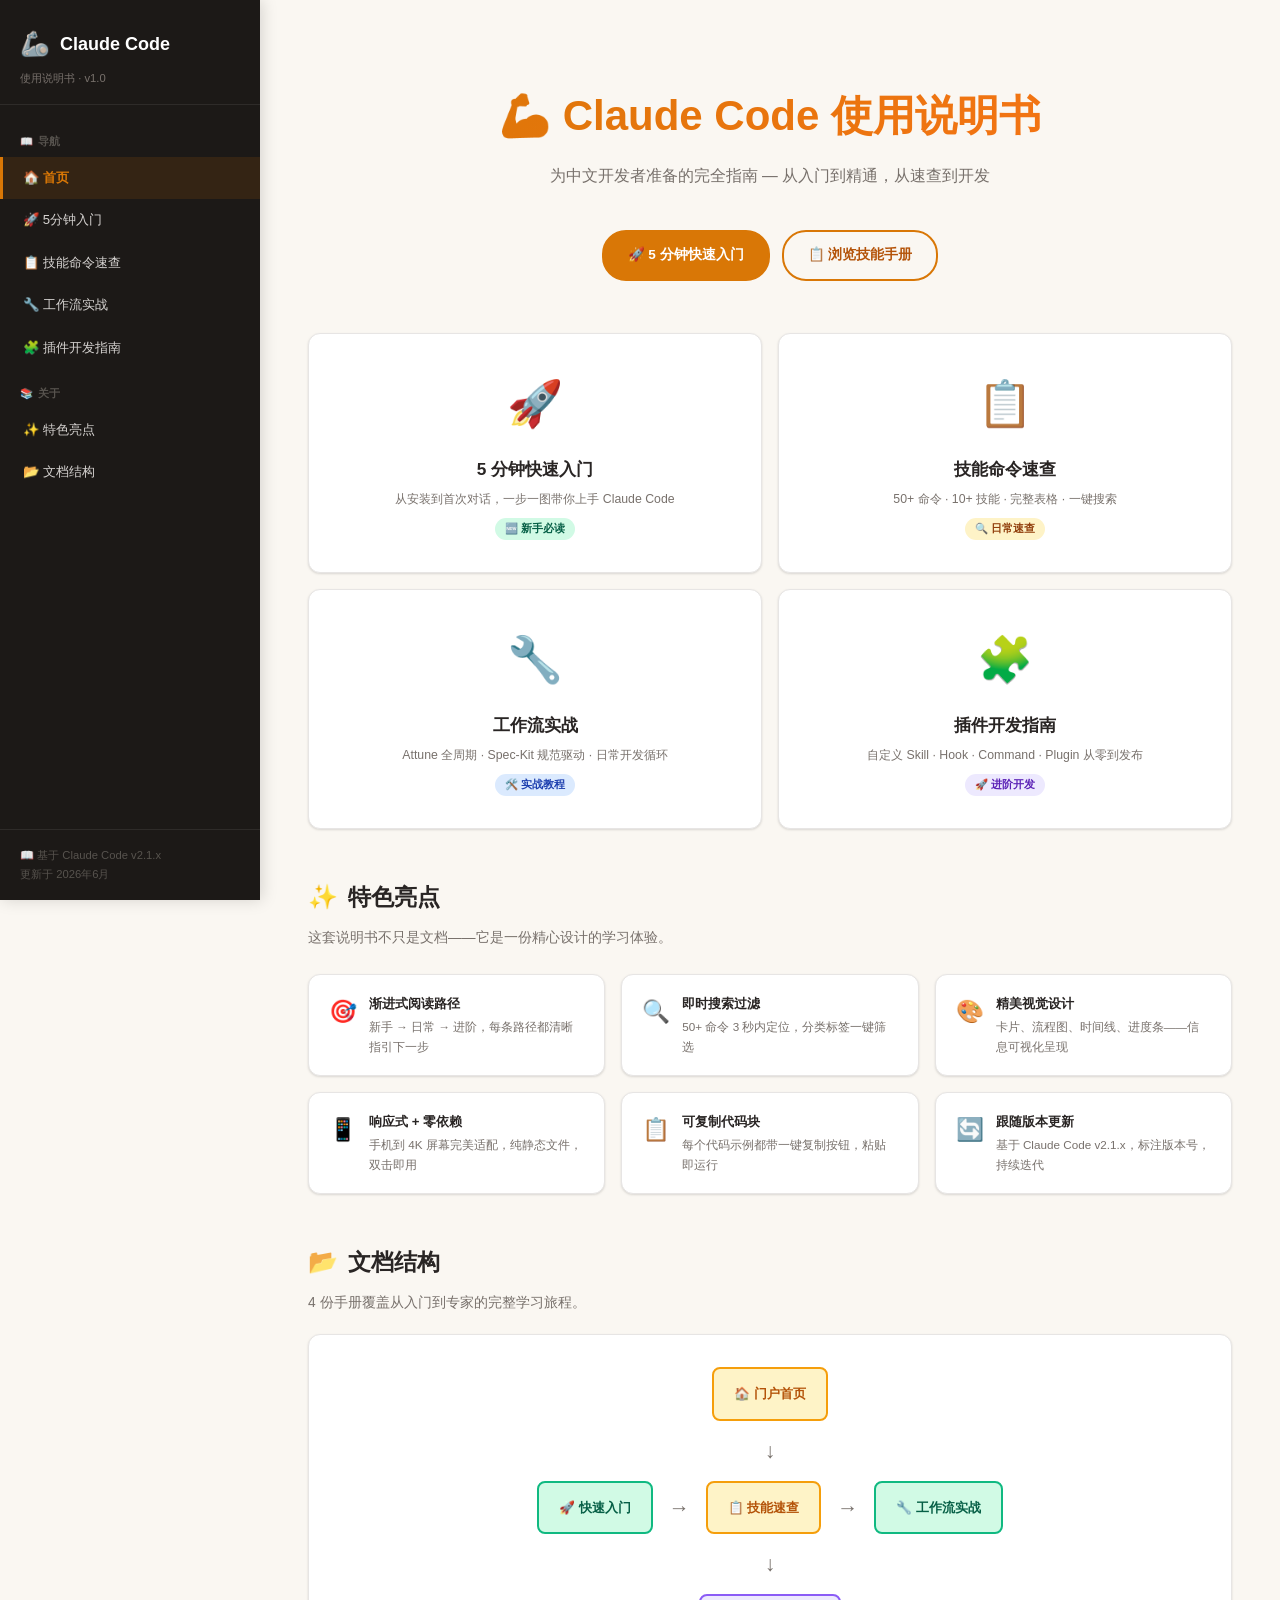
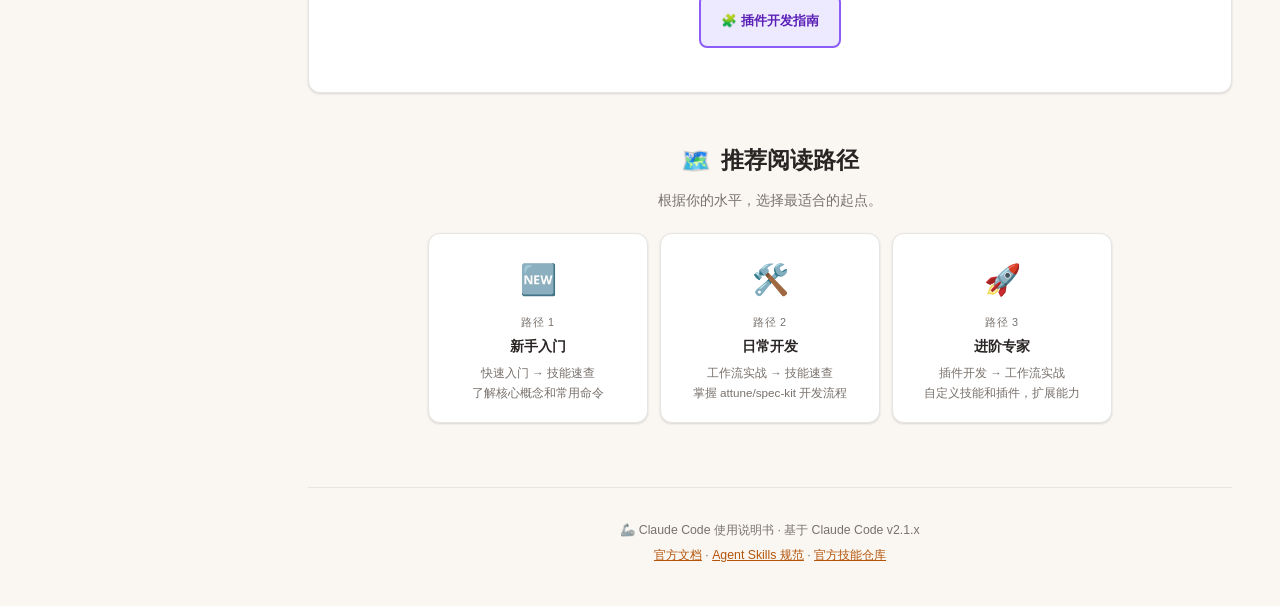
<file: index.html>
<!DOCTYPE html>
<html lang="zh-CN">
<head>
<meta charset="UTF-8">
<meta name="viewport" content="width=device-width, initial-scale=1.0">
<title>Claude Code 使用说明书</title>
<link rel="stylesheet" href="assets/style.css">
<style>
  .hero h1 { font-size: 2.8rem; }
  .nav-card {
    display: flex; flex-direction: column; align-items: center;
    text-align: center; padding: 32px 20px;
    text-decoration: none; color: var(--text);
    transition: all .25s;
  }
  .nav-card:hover { transform: translateY(-4px); }
  .nav-card .nc-icon { font-size: 3rem; margin-bottom: 12px; }
  .nav-card .nc-title { font-size: 1.15rem; font-weight: 700; margin-bottom: 6px; }
  .nav-card .nc-desc { font-size: .82rem; color: var(--text-muted); line-height: 1.5; }
  .nav-card .nc-badge {
    margin-top: 10px; font-size: .7rem; padding: 2px 10px;
    border-radius: 12px; font-weight: 600;
  }
  .badge-start { background: #d1fae5; color: #065f46; }
  .badge-ref   { background: #fef3c7; color: #92400e; }
  .badge-guide { background: #dbeafe; color: #1e40af; }
  .badge-dev   { background: #ede9fe; color: #5b21b6; }

  .feature-grid {
    display: grid;
    grid-template-columns: repeat(auto-fit, minmax(260px, 1fr));
    gap: 16px; margin: 24px 0;
  }
  .feature-item {
    display: flex; align-items: flex-start; gap: 12px;
    background: var(--card-bg); border-radius: var(--radius);
    padding: 18px 20px; box-shadow: var(--shadow);
    border: 1px solid var(--border);
  }
  .feature-item .fi-icon { font-size: 1.5rem; }
  .feature-item .fi-text h4 { font-size: .88rem; margin-bottom: 2px; }
  .feature-item .fi-text p { font-size: .78rem; color: var(--text-muted); }
</style>
</head>
<body>

<!-- ==================== SIDEBAR ==================== -->
<aside class="sidebar">
  <div class="sidebar-header">
    <a href="index.html" class="logo">
      <span class="icon">🦾</span> Claude Code
    </a>
    <div class="version">使用说明书 · v1.0</div>
  </div>
  <nav class="sidebar-nav">
    <div class="nav-section">📖 导航</div>
    <a href="#" class="active">🏠 首页</a>
    <a href="guides/quick-start.html">🚀 5分钟入门</a>
    <a href="manuals/skills-manual.html">📋 技能命令速查</a>
    <a href="guides/workflow-guide.html">🔧 工作流实战</a>
    <a href="guides/plugin-dev.html">🧩 插件开发指南</a>
    <div class="nav-section">📚 关于</div>
    <a href="#features">✨ 特色亮点</a>
    <a href="#structure">📂 文档结构</a>
  </nav>
  <div class="sidebar-footer">
    📖 基于 Claude Code v2.1.x<br>
    更新于 2026年6月
  </div>
</aside>

<!-- ==================== MAIN ==================== -->
<main class="main">

  <!-- Hero -->
  <div class="hero">
    <h1>🦾 Claude Code 使用说明书</h1>
    <p class="subtitle">为中文开发者准备的完全指南 — 从入门到精通，从速查到开发</p>
    <div class="hero-cta">
      <a href="guides/quick-start.html" class="hero-btn primary">🚀 5 分钟快速入门</a>
      <a href="manuals/skills-manual.html" class="hero-btn secondary">📋 浏览技能手册</a>
    </div>
  </div>

  <!-- Navigation Cards -->
  <section>
    <div class="cards" style="margin-top:20px;">
      <a href="guides/quick-start.html" class="card nav-card">
        <span class="nc-icon">🚀</span>
        <span class="nc-title">5 分钟快速入门</span>
        <span class="nc-desc">从安装到首次对话，一步一图带你上手 Claude Code</span>
        <span class="nc-badge badge-start">🆕 新手必读</span>
      </a>
      <a href="manuals/skills-manual.html" class="card nav-card">
        <span class="nc-icon">📋</span>
        <span class="nc-title">技能命令速查</span>
        <span class="nc-desc">50+ 命令 · 10+ 技能 · 完整表格 · 一键搜索</span>
        <span class="nc-badge badge-ref">🔍 日常速查</span>
      </a>
      <a href="guides/workflow-guide.html" class="card nav-card">
        <span class="nc-icon">🔧</span>
        <span class="nc-title">工作流实战</span>
        <span class="nc-desc">Attune 全周期 · Spec-Kit 规范驱动 · 日常开发循环</span>
        <span class="nc-badge badge-guide">🛠️ 实战教程</span>
      </a>
      <a href="guides/plugin-dev.html" class="card nav-card">
        <span class="nc-icon">🧩</span>
        <span class="nc-title">插件开发指南</span>
        <span class="nc-desc">自定义 Skill · Hook · Command · Plugin 从零到发布</span>
        <span class="nc-badge badge-dev">🚀 进阶开发</span>
      </a>
    </div>
  </section>

  <!-- Features -->
  <section id="features" style="margin-top:48px;">
    <h2><span class="emoji">✨</span> 特色亮点</h2>
    <p class="section-desc">这套说明书不只是文档——它是一份精心设计的学习体验。</p>

    <div class="feature-grid">
      <div class="feature-item">
        <span class="fi-icon">🎯</span>
        <div class="fi-text">
          <h4>渐进式阅读路径</h4>
          <p>新手 → 日常 → 进阶，每条路径都清晰指引下一步</p>
        </div>
      </div>
      <div class="feature-item">
        <span class="fi-icon">🔍</span>
        <div class="fi-text">
          <h4>即时搜索过滤</h4>
          <p>50+ 命令 3 秒内定位，分类标签一键筛选</p>
        </div>
      </div>
      <div class="feature-item">
        <span class="fi-icon">🎨</span>
        <div class="fi-text">
          <h4>精美视觉设计</h4>
          <p>卡片、流程图、时间线、进度条——信息可视化呈现</p>
        </div>
      </div>
      <div class="feature-item">
        <span class="fi-icon">📱</span>
        <div class="fi-text">
          <h4>响应式 + 零依赖</h4>
          <p>手机到 4K 屏幕完美适配，纯静态文件，双击即用</p>
        </div>
      </div>
      <div class="feature-item">
        <span class="fi-icon">📋</span>
        <div class="fi-text">
          <h4>可复制代码块</h4>
          <p>每个代码示例都带一键复制按钮，粘贴即运行</p>
        </div>
      </div>
      <div class="feature-item">
        <span class="fi-icon">🔄</span>
        <div class="fi-text">
          <h4>跟随版本更新</h4>
          <p>基于 Claude Code v2.1.x，标注版本号，持续迭代</p>
        </div>
      </div>
    </div>
  </section>

  <!-- Structure -->
  <section id="structure" style="margin-top:48px;">
    <h2><span class="emoji">📂</span> 文档结构</h2>
    <p class="section-desc">4 份手册覆盖从入门到专家的完整学习旅程。</p>

    <div class="arch-diagram">
      <div class="arch-row">
        <div class="arch-box primary">🏠 门户首页</div>
      </div>
      <div class="arch-row" style="margin-top:8px;">
        <div class="arch-arrow">↓</div>
      </div>
      <div class="arch-row">
        <div class="arch-box green">🚀 快速入门</div>
        <div class="arch-arrow">→</div>
        <div class="arch-box primary">📋 技能速查</div>
        <div class="arch-arrow">→</div>
        <div class="arch-box green">🔧 工作流实战</div>
      </div>
      <div class="arch-row" style="margin-top:8px;">
        <div class="arch-arrow">↓</div>
      </div>
      <div class="arch-row">
        <div class="arch-box accent">🧩 插件开发指南</div>
      </div>
    </div>
  </section>

  <!-- Reading Path -->
  <section class="reading-path" style="margin-top:48px;">
    <h2><span class="emoji">🗺️</span> 推荐阅读路径</h2>
    <p class="section-desc" style="margin-bottom:20px;">根据你的水平，选择最适合的起点。</p>

    <div class="path-cards">
      <div class="path-card">
        <div class="path-icon">🆕</div>
        <div class="path-level">路径 1</div>
        <div class="path-title">新手入门</div>
        <div class="path-desc">快速入门 → 技能速查<br>了解核心概念和常用命令</div>
      </div>
      <div class="path-card">
        <div class="path-icon">🛠️</div>
        <div class="path-level">路径 2</div>
        <div class="path-title">日常开发</div>
        <div class="path-desc">工作流实战 → 技能速查<br>掌握 attune/spec-kit 开发流程</div>
      </div>
      <div class="path-card">
        <div class="path-icon">🚀</div>
        <div class="path-level">路径 3</div>
        <div class="path-title">进阶专家</div>
        <div class="path-desc">插件开发 → 工作流实战<br>自定义技能和插件，扩展能力</div>
      </div>
    </div>
  </section>

  <!-- Footer -->
  <footer class="page-footer">
    <p>🦾 Claude Code 使用说明书 · 基于 Claude Code v2.1.x</p>
    <p style="margin-top:4px;">
      <a href="https://code.claude.com/docs">官方文档</a>
      · <a href="https://agentskills.io">Agent Skills 规范</a>
      · <a href="https://github.com/anthropics/skills">官方技能仓库</a>
    </p>
  </footer>

</main>

<button class="back-top" title="回到顶部">↑</button>
<script src="assets/app.js"></script>
</body>
</html>
</file>
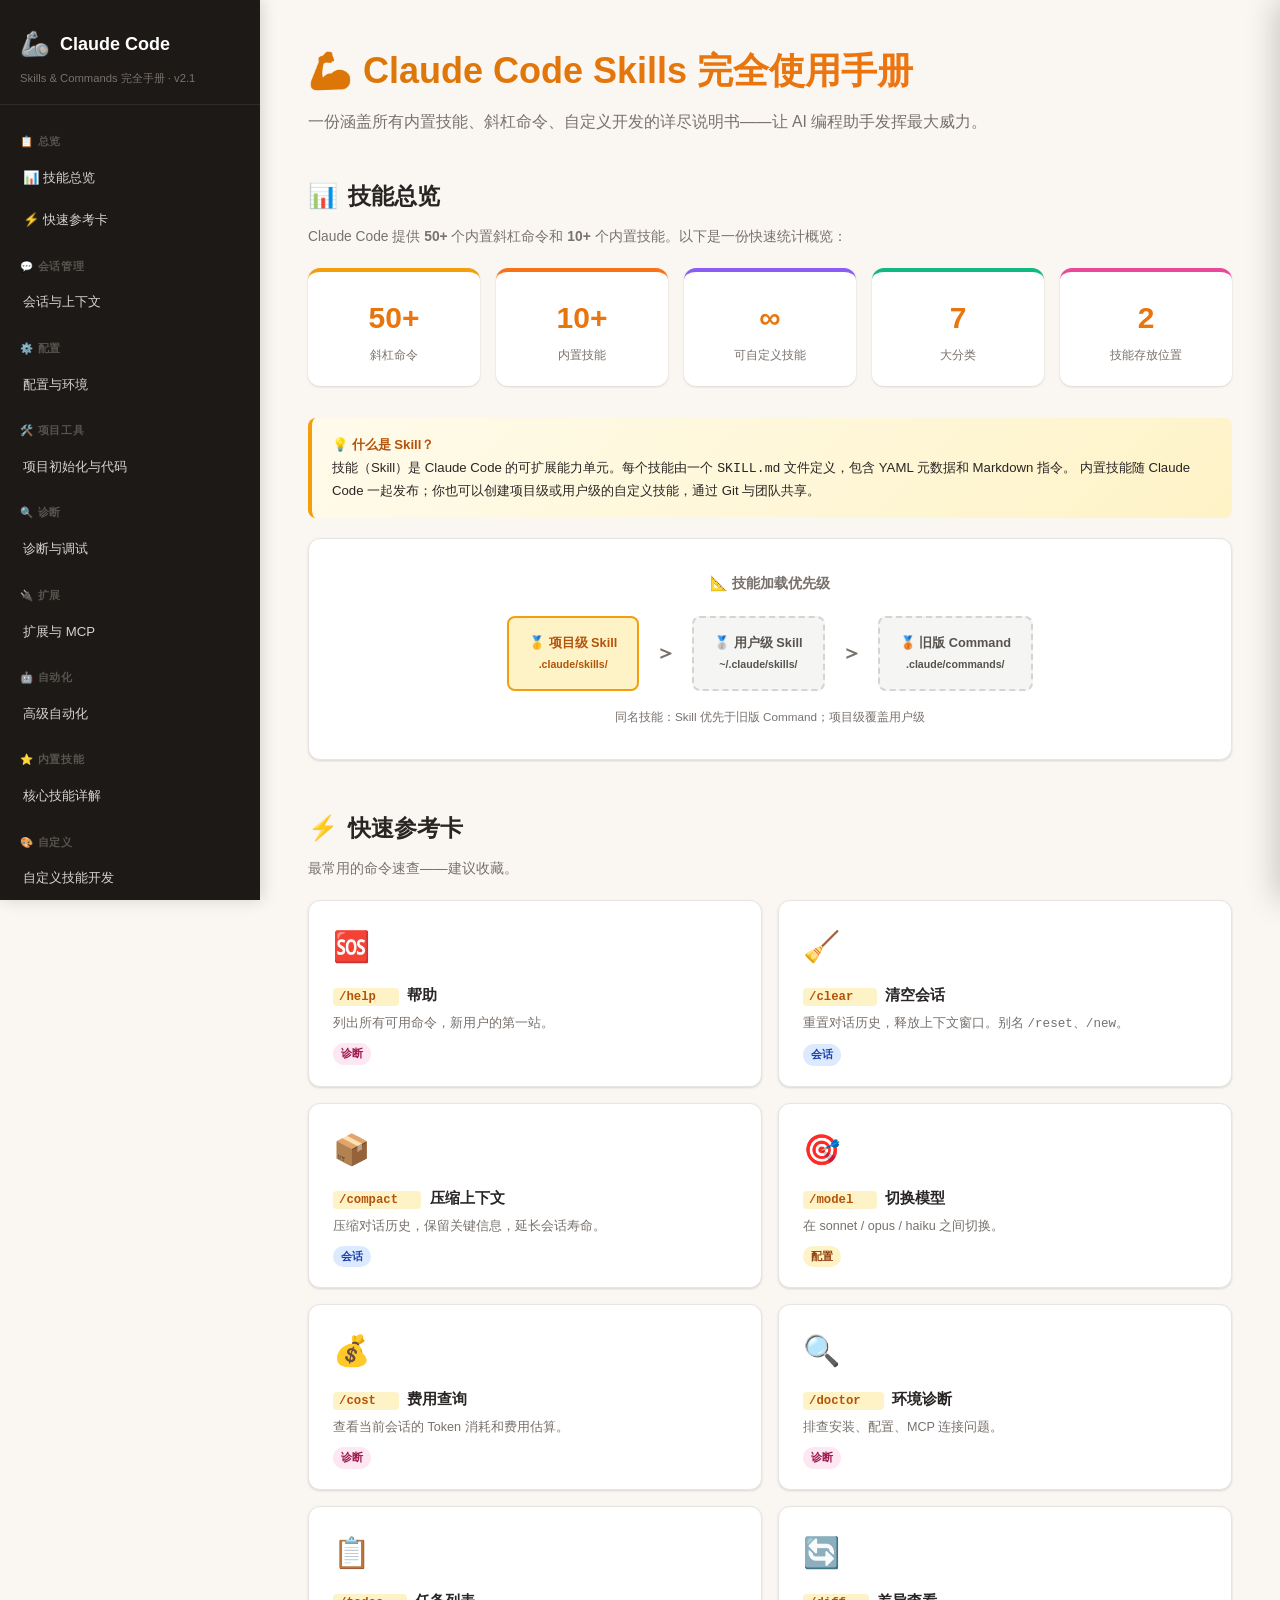
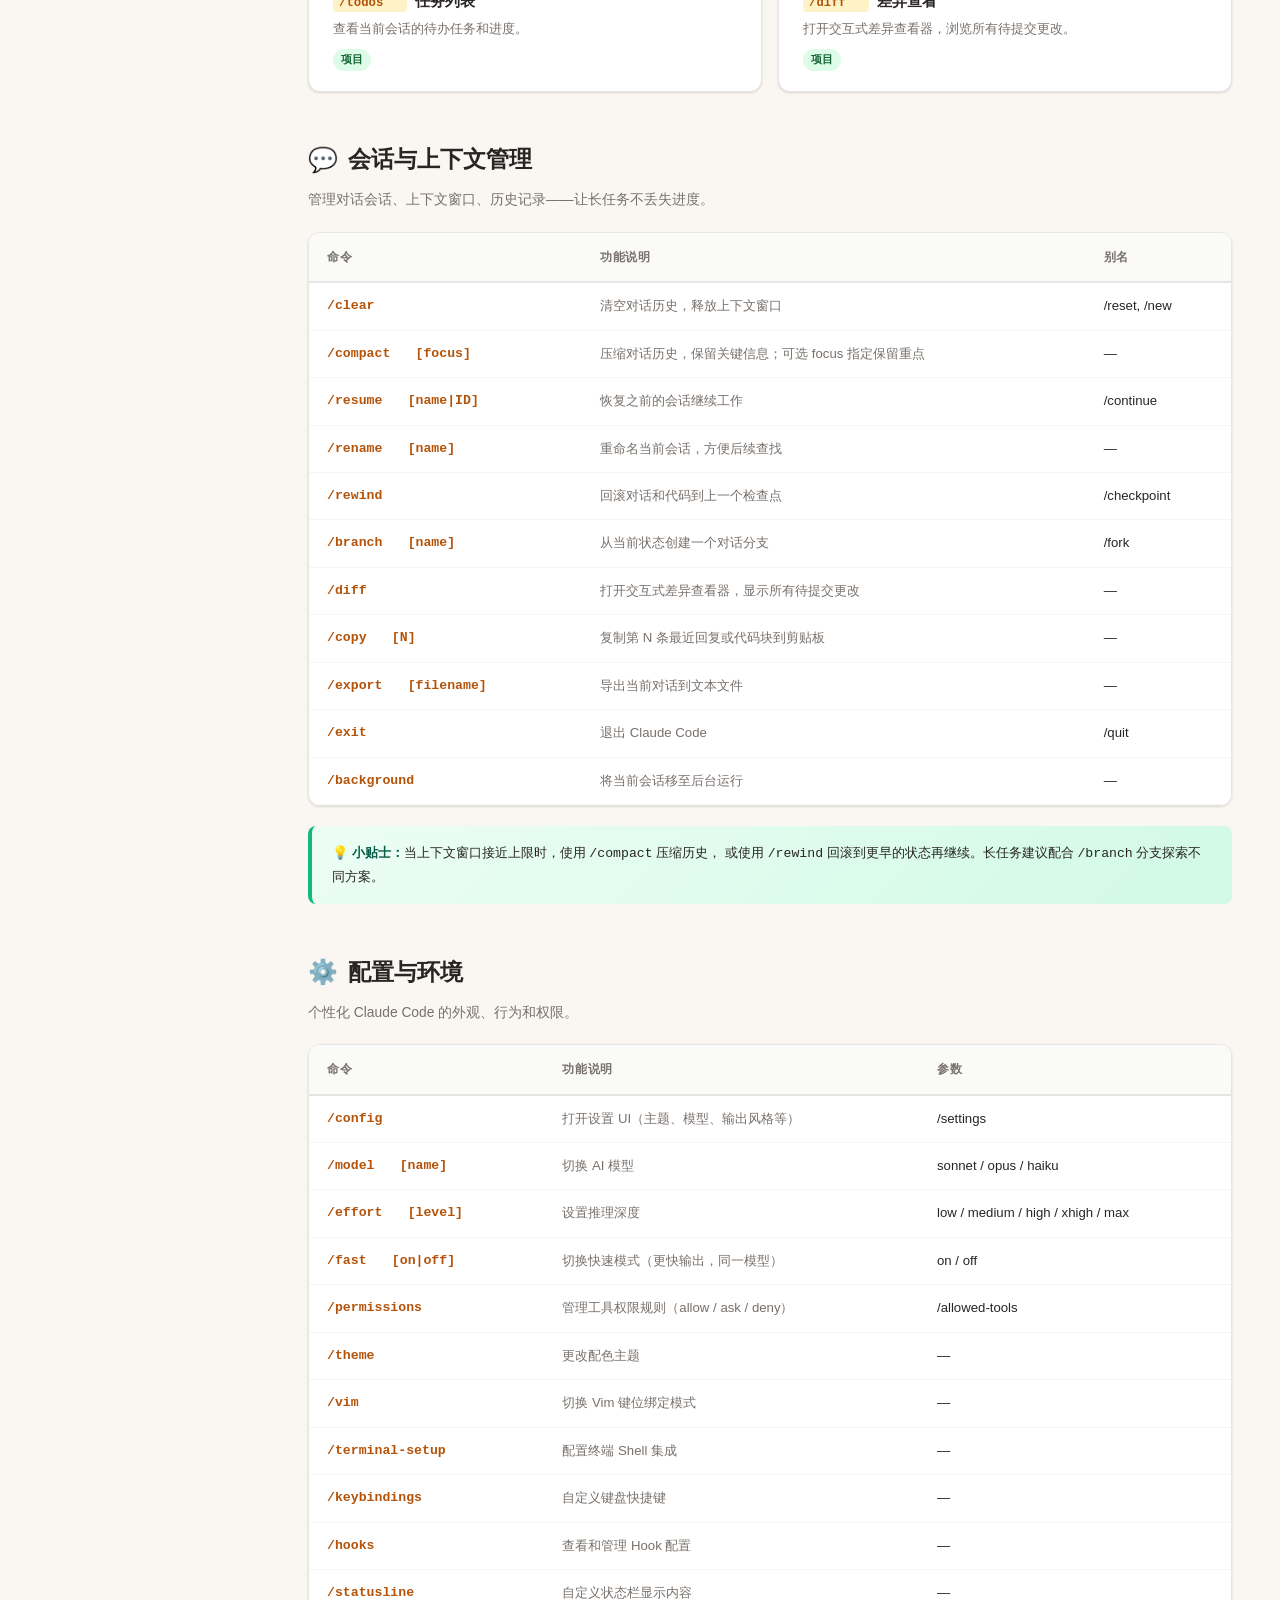
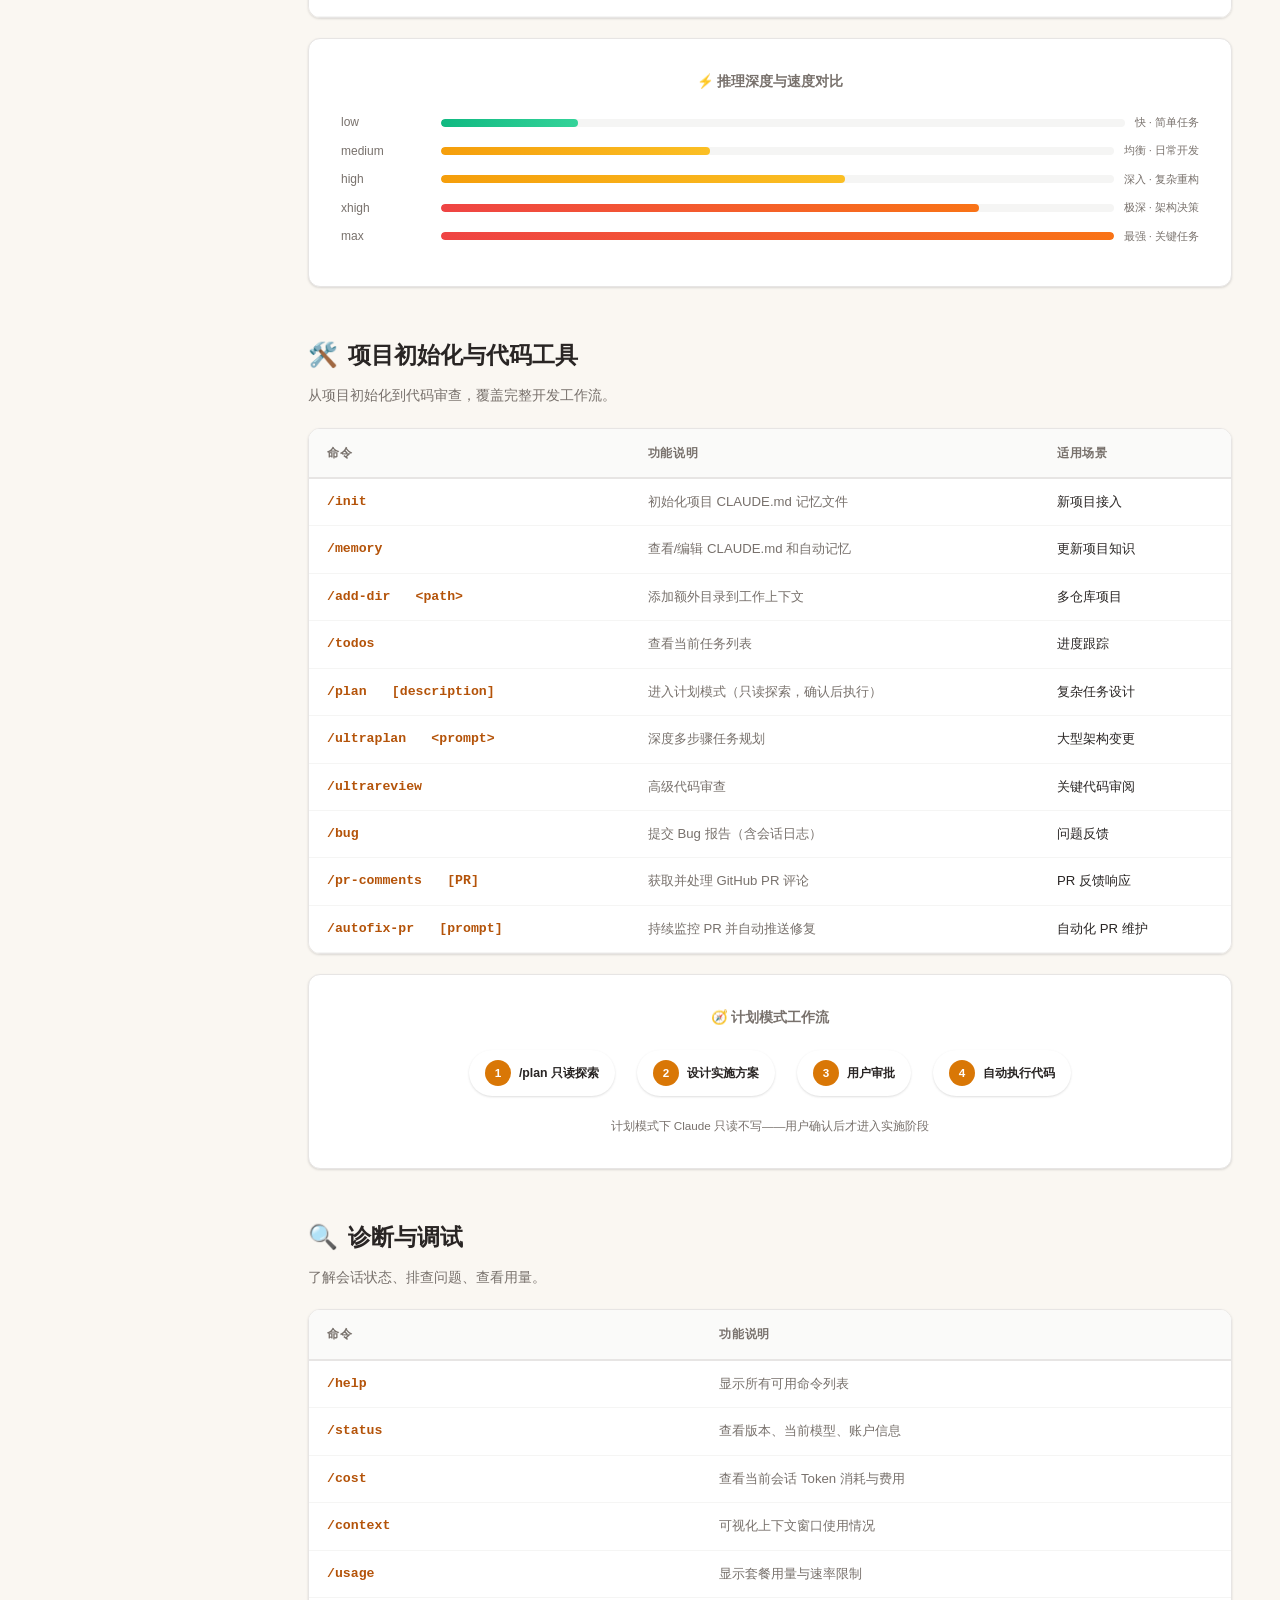
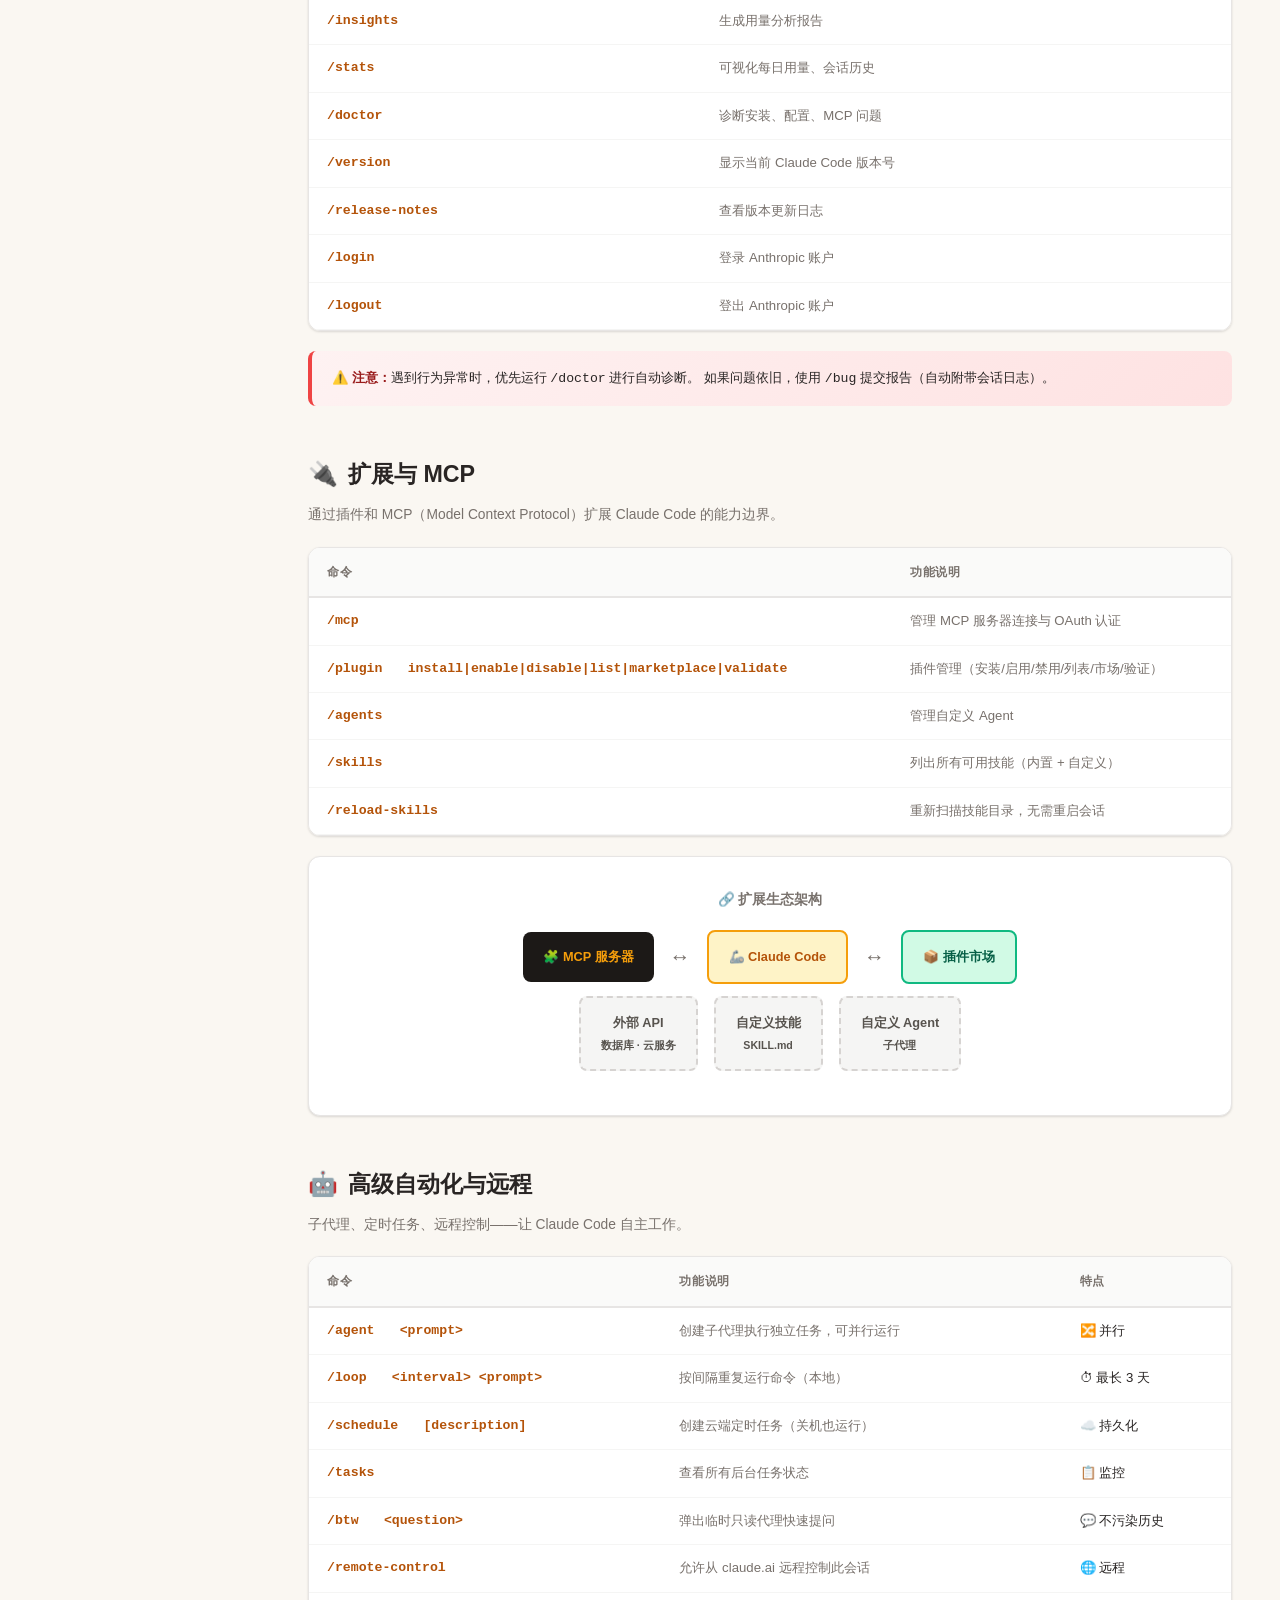
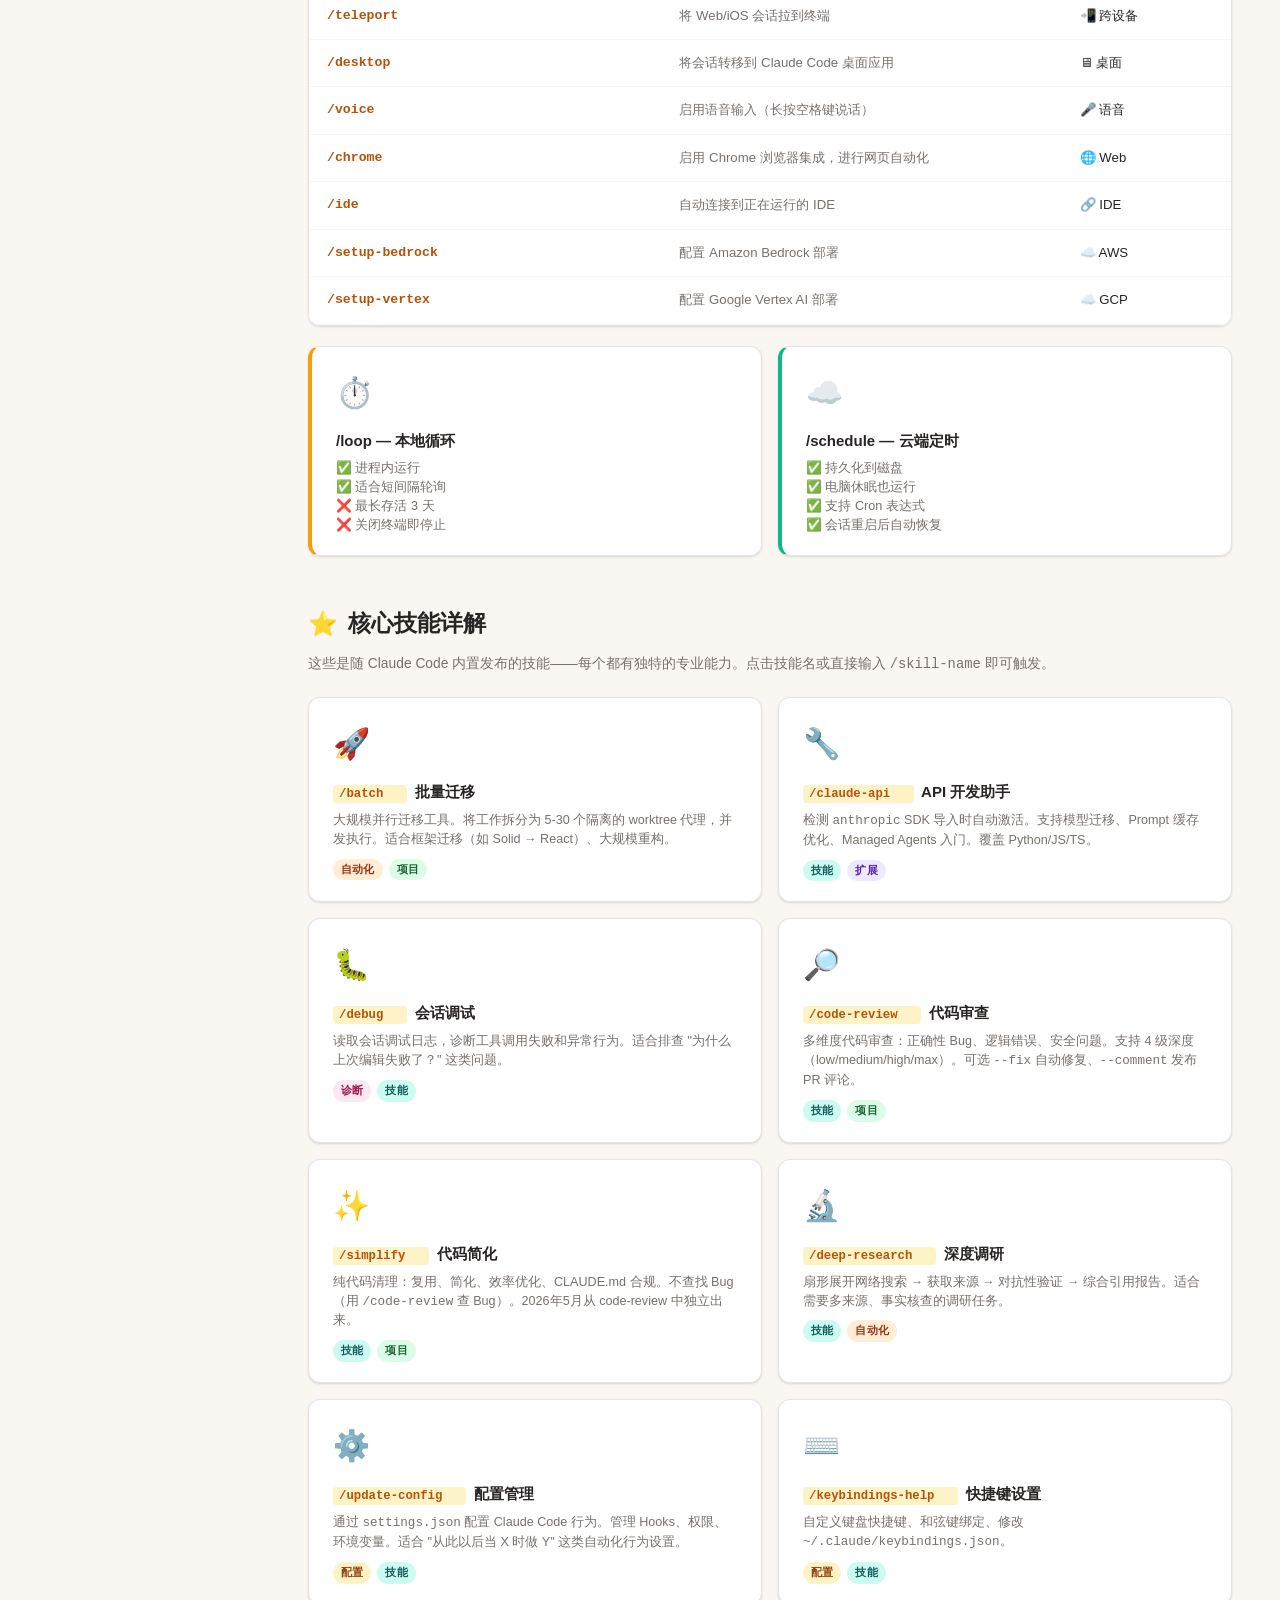
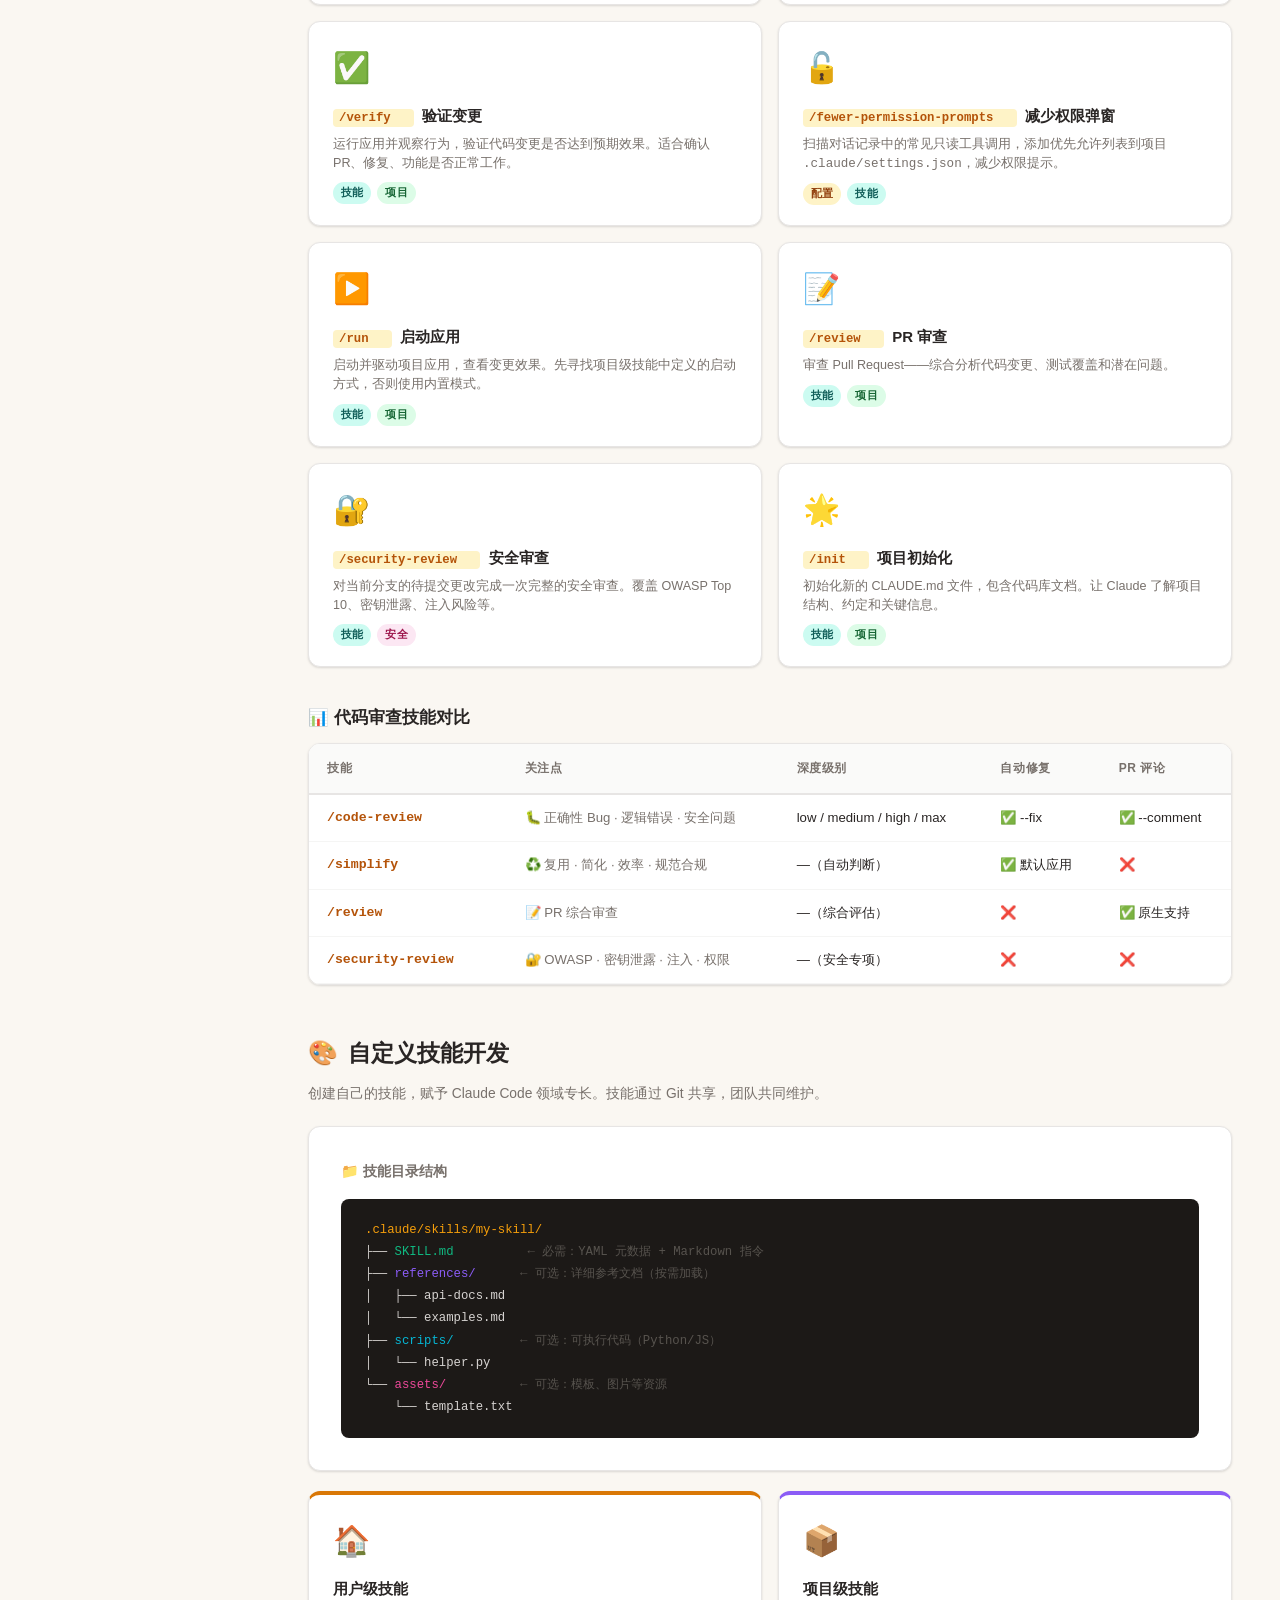
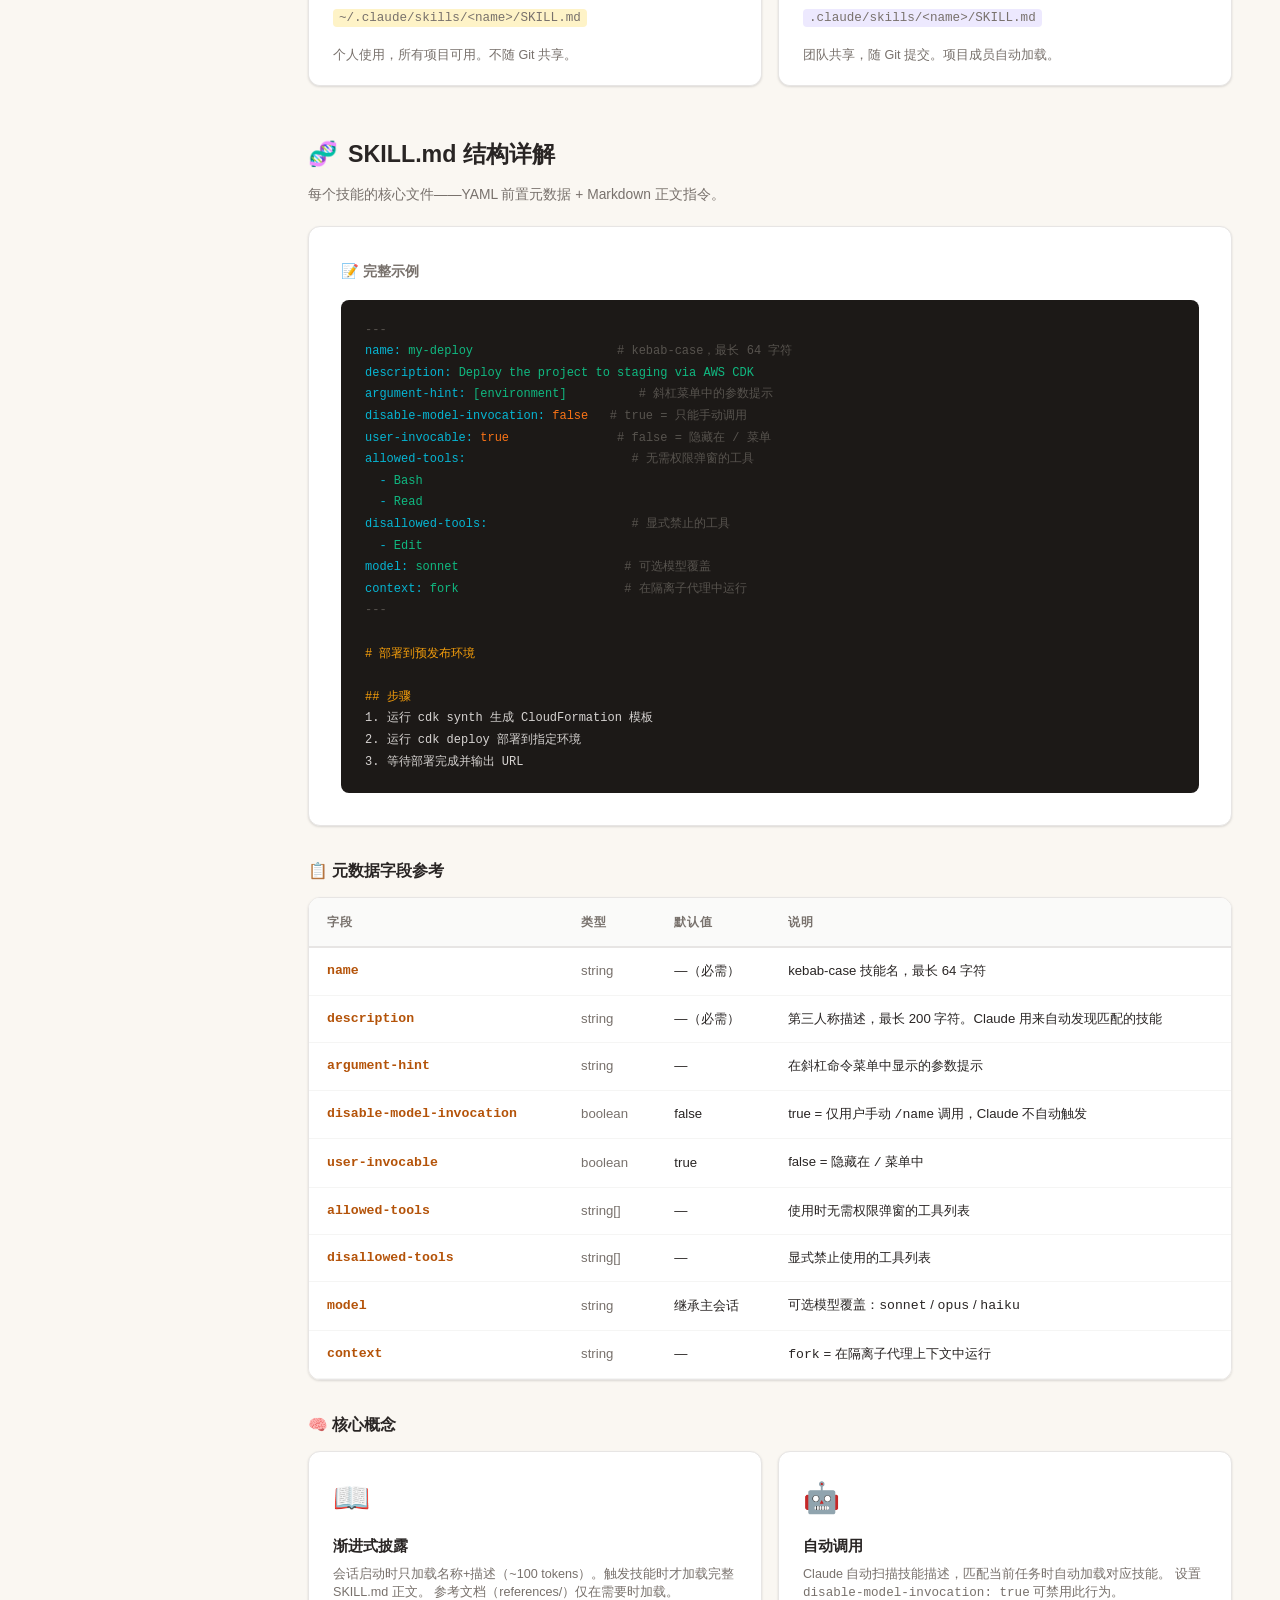
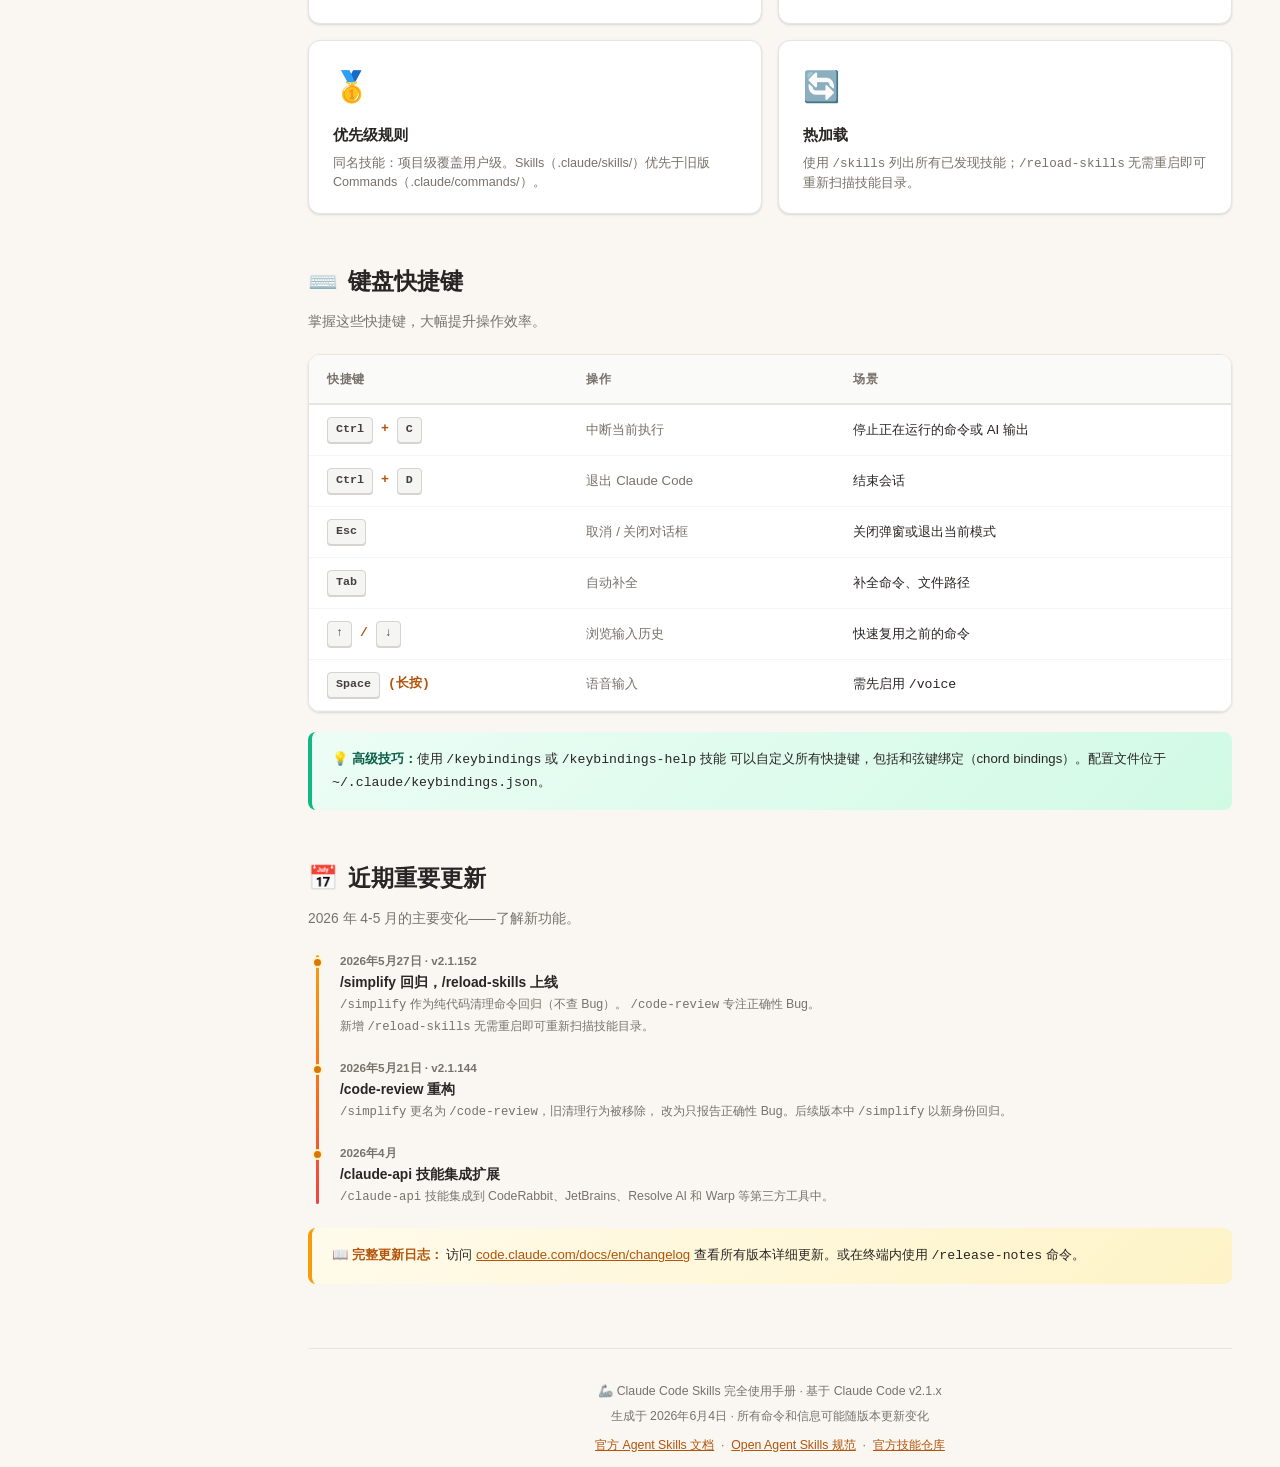
<file: Claude_Code_Skills_Manual.html>
<!DOCTYPE html>
<html lang="zh-CN">
<head>
<meta charset="UTF-8">
<meta name="viewport" content="width=device-width, initial-scale=1.0">
<title>Claude Code Skills 完全使用手册</title>
<style>
  /* ========== CSS Variables ========== */
  :root {
    --primary: #d97706;
    --primary-dark: #b45309;
    --primary-light: #fde68a;
    --bg: #faf7f2;
    --card-bg: #ffffff;
    --text: #292524;
    --text-muted: #78716c;
    --border: #e7e5e4;
    --sidebar-bg: #1c1917;
    --sidebar-text: #d6d3d1;
    --sidebar-active: #d97706;
    --accent-1: #f59e0b;
    --accent-2: #f97316;
    --accent-3: #ef4444;
    --accent-4: #8b5cf6;
    --accent-5: #06b6d4;
    --accent-6: #10b981;
    --accent-7: #ec4899;
    --shadow: 0 1px 3px rgba(0,0,0,.08), 0 1px 2px rgba(0,0,0,.06);
    --shadow-lg: 0 10px 25px rgba(0,0,0,.1), 0 4px 10px rgba(0,0,0,.05);
    --radius: 12px;
    --radius-sm: 8px;
  }

  /* ========== Reset & Base ========== */
  *, *::before, *::after { box-sizing: border-box; margin: 0; padding: 0; }
  html { scroll-behavior: smooth; font-size: 15px; }
  body {
    font-family: -apple-system, BlinkMacSystemFont, "Segoe UI", Roboto, "Noto Sans SC", "PingFang SC", "Microsoft YaHei", sans-serif;
    background: var(--bg);
    color: var(--text);
    line-height: 1.7;
    display: flex;
    min-height: 100vh;
  }

  /* ========== Sidebar ========== */
  .sidebar {
    width: 260px;
    min-width: 260px;
    background: var(--sidebar-bg);
    color: var(--sidebar-text);
    position: fixed;
    top: 0; left: 0; bottom: 0;
    overflow-y: auto;
    z-index: 100;
    display: flex;
    flex-direction: column;
    box-shadow: 2px 0 15px rgba(0,0,0,.15);
  }
  .sidebar-header {
    padding: 24px 20px 16px;
    border-bottom: 1px solid rgba(255,255,255,.08);
  }
  .sidebar-header .logo {
    display: flex; align-items: center; gap: 10px;
    font-size: 1.2rem; font-weight: 700; color: #fff;
  }
  .sidebar-header .logo .icon { font-size: 1.6rem; }
  .sidebar-header .version {
    font-size: .75rem; color: #78716c; margin-top: 4px;
  }
  .sidebar-nav { flex: 1; padding: 12px 0; }
  .sidebar-nav a {
    display: flex; align-items: center; gap: 10px;
    padding: 10px 20px; color: var(--sidebar-text);
    text-decoration: none; font-size: .88rem;
    border-left: 3px solid transparent;
    transition: all .15s;
  }
  .sidebar-nav a:hover {
    background: rgba(255,255,255,.05);
    color: #fff;
  }
  .sidebar-nav a.active {
    background: rgba(217,119,6,.12);
    color: var(--sidebar-active);
    border-left-color: var(--sidebar-active);
    font-weight: 600;
  }
  .sidebar-nav .nav-section {
    font-size: .7rem; text-transform: uppercase;
    letter-spacing: .08em; color: #57534e;
    padding: 16px 20px 6px;
    font-weight: 700;
  }
  .sidebar-footer {
    padding: 16px 20px; border-top: 1px solid rgba(255,255,255,.08);
    font-size: .75rem; color: #57534e;
  }

  /* ========== Main Content ========== */
  .main {
    margin-left: 260px;
    flex: 1;
    padding: 40px 48px;
    max-width: 1100px;
  }
  .main h1 {
    font-size: 2.4rem; font-weight: 800;
    background: linear-gradient(135deg, #d97706, #f97316);
    -webkit-background-clip: text; -webkit-text-fill-color: transparent;
    margin-bottom: 8px;
  }
  .main .subtitle {
    color: var(--text-muted); font-size: 1.05rem; margin-bottom: 40px;
  }

  /* ========== Section ========== */
  section {
    margin-bottom: 48px;
  }
  section h2 {
    font-size: 1.55rem; font-weight: 700;
    display: flex; align-items: center; gap: 10px;
    margin-bottom: 8px;
  }
  section h2 .emoji {
    font-size: 1.6rem;
  }
  section .section-desc {
    color: var(--text-muted); margin-bottom: 20px; font-size: .92rem;
  }

  /* ========== Stats Row ========== */
  .stats-row {
    display: grid;
    grid-template-columns: repeat(auto-fit, minmax(140px, 1fr));
    gap: 16px; margin-bottom: 32px;
  }
  .stat-card {
    background: var(--card-bg);
    border-radius: var(--radius);
    padding: 20px 24px;
    box-shadow: var(--shadow);
    text-align: center;
    border-top: 4px solid var(--primary);
  }
  .stat-card .stat-num {
    font-size: 2rem; font-weight: 800;
    background: linear-gradient(135deg, #d97706, #f97316);
    -webkit-background-clip: text; -webkit-text-fill-color: transparent;
  }
  .stat-card .stat-label { font-size: .82rem; color: var(--text-muted); margin-top: 2px; }

  /* ========== Cards ========== */
  .cards {
    display: grid;
    grid-template-columns: repeat(auto-fill, minmax(300px, 1fr));
    gap: 16px;
  }
  .card {
    background: var(--card-bg);
    border-radius: var(--radius);
    padding: 20px 24px;
    box-shadow: var(--shadow);
    border: 1px solid var(--border);
    transition: all .2s;
    position: relative;
    overflow: hidden;
  }
  .card:hover {
    box-shadow: var(--shadow-lg);
    transform: translateY(-2px);
  }
  .card .card-icon {
    font-size: 2rem; margin-bottom: 10px;
  }
  .card .card-name {
    font-weight: 700; font-size: 1rem; margin-bottom: 6px;
  }
  .card .card-name .slash {
    background: #fef3c7; color: #b45309;
    padding: 2px 6px; border-radius: 4px;
    font-family: "SF Mono", "Fira Code", monospace;
    font-size: .82rem; margin-right: 4px;
  }
  .card .card-desc {
    font-size: .84rem; color: var(--text-muted); line-height: 1.5;
  }
  .card .card-tags {
    margin-top: 10px; display: flex; gap: 6px; flex-wrap: wrap;
  }
  .tag {
    font-size: .7rem; padding: 2px 8px; border-radius: 12px;
    font-weight: 600; letter-spacing: .02em;
  }
  .tag-session { background: #dbeafe; color: #1e40af; }
  .tag-config  { background: #fef3c7; color: #92400e; }
  .tag-project { background: #dcfce7; color: #166534; }
  .tag-debug   { background: #fce7f3; color: #9d174d; }
  .tag-ext     { background: #ede9fe; color: #5b21b6; }
  .tag-auto    { background: #ffedd5; color: #9a3412; }
  .tag-skill   { background: #ccfbf1; color: #115e59; }

  /* ========== Command Table ========== */
  .cmd-table-wrap {
    overflow-x: auto;
    border-radius: var(--radius);
    box-shadow: var(--shadow);
    border: 1px solid var(--border);
  }
  table {
    width: 100%; border-collapse: collapse;
    background: var(--card-bg);
  }
  thead th {
    background: #fafaf9; padding: 14px 18px;
    text-align: left; font-size: .8rem;
    text-transform: uppercase; letter-spacing: .05em;
    color: var(--text-muted); font-weight: 700;
    border-bottom: 2px solid var(--border);
  }
  tbody td {
    padding: 12px 18px; font-size: .88rem;
    border-bottom: 1px solid #f5f5f4;
  }
  tbody tr:hover { background: #fafaf9; }
  tbody td:first-child {
    font-family: "SF Mono", "Fira Code", monospace;
    font-weight: 700; color: #b45309;
    white-space: nowrap;
  }
  tbody td:nth-child(2) { color: var(--text-muted); }

  /* ========== Info Box ========== */
  .info-box {
    background: linear-gradient(135deg, #fffbeb, #fef3c7);
    border-left: 4px solid #f59e0b;
    border-radius: var(--radius-sm);
    padding: 16px 20px; margin: 20px 0;
    font-size: .88rem;
  }
  .info-box strong { color: #b45309; }
  .info-box.tip {
    background: linear-gradient(135deg, #ecfdf5, #d1fae5);
    border-left-color: #10b981;
  }
  .info-box.tip strong { color: #065f46; }
  .info-box.warn {
    background: linear-gradient(135deg, #fef2f2, #fee2e2);
    border-left-color: #ef4444;
  }
  .info-box.warn strong { color: #991b1b; }

  /* ========== Skill Architecture Diagram ========== */
  .arch-diagram {
    background: var(--card-bg);
    border-radius: var(--radius);
    padding: 32px;
    box-shadow: var(--shadow);
    border: 1px solid var(--border);
    margin: 20px 0;
  }
  .arch-row {
    display: flex; align-items: center; justify-content: center;
    gap: 16px; flex-wrap: wrap; margin-bottom: 12px;
  }
  .arch-box {
    padding: 14px 20px; border-radius: var(--radius-sm);
    font-weight: 700; font-size: .85rem; text-align: center;
    min-width: 100px;
  }
  .arch-box.dark { background: #1c1917; color: #f59e0b; }
  .arch-box.primary { background: #fef3c7; color: #b45309; border: 2px solid #f59e0b; }
  .arch-box.secondary { background: #f5f5f4; color: #57534e; border: 2px dashed #d6d3d1; }
  .arch-box.green { background: #d1fae5; color: #065f46; border: 2px solid #10b981; }
  .arch-arrow {
    font-size: 1.4rem; color: var(--text-muted); font-weight: 700;
  }

  /* ========== Progress Bars for Priority ========== */
  .priority-bar {
    display: flex; align-items: center; gap: 10px; margin: 8px 0;
  }
  .priority-bar .bar-label { font-size: .8rem; min-width: 90px; color: var(--text-muted); }
  .priority-bar .bar-track {
    flex: 1; height: 8px; background: #f5f5f4; border-radius: 4px; overflow: hidden;
  }
  .priority-bar .bar-fill { height: 100%; border-radius: 4px; }
  .bar-fill.high { background: linear-gradient(90deg, #ef4444, #f97316); }
  .bar-fill.med  { background: linear-gradient(90deg, #f59e0b, #fbbf24); }
  .bar-fill.low  { background: linear-gradient(90deg, #10b981, #34d399); }

  /* ========== Workflow Diagram ========== */
  .flow-steps {
    display: flex; align-items: center; justify-content: center;
    gap: 0; flex-wrap: wrap; margin: 20px 0;
  }
  .flow-step {
    display: flex; align-items: center; gap: 8px;
    background: var(--card-bg); padding: 10px 16px;
    border-radius: 24px; box-shadow: var(--shadow);
    font-size: .82rem; font-weight: 600;
  }
  .flow-step .step-num {
    width: 26px; height: 26px; border-radius: 50%;
    background: #d97706; color: #fff;
    display: flex; align-items: center; justify-content: center;
    font-size: .78rem; font-weight: 800;
  }
  .flow-connector {
    width: 30px; height: 2px; background: #d6d3d1;
    margin: 0 -4px; z-index: -1;
  }

  /* ========== Keyboard KBD ========== */
  kbd {
    display: inline-block;
    padding: 2px 8px; font-size: .78rem;
    font-family: "SF Mono", "Fira Code", monospace;
    background: #f5f5f4; border: 1px solid #d6d3d1;
    border-radius: 4px; box-shadow: 0 1px 0 #d6d3d1;
    color: #44403c;
  }

  /* ========== Timeline ========== */
  .timeline { position: relative; padding-left: 32px; margin: 16px 0; }
  .timeline::before {
    content: ''; position: absolute; left: 8px; top: 4px; bottom: 4px;
    width: 3px; background: linear-gradient(to bottom, #f59e0b, #f97316, #ef4444);
    border-radius: 2px;
  }
  .timeline-item { margin-bottom: 20px; position: relative; }
  .timeline-item::before {
    content: ''; position: absolute; left: -28px; top: 6px;
    width: 11px; height: 11px; border-radius: 50%;
    background: #d97706; border: 2px solid #fef3c7;
  }
  .timeline-item .tl-date { font-size: .78rem; color: var(--text-muted); font-weight: 600; }
  .timeline-item .tl-title { font-weight: 700; font-size: .92rem; }
  .timeline-item .tl-desc { font-size: .82rem; color: var(--text-muted); }

  /* ========== Responsive ========== */
  @media (max-width: 768px) {
    .sidebar { width: 220px; min-width: 220px; }
    .main { margin-left: 220px; padding: 24px; }
    .cards { grid-template-columns: 1fr; }
    .stats-row { grid-template-columns: repeat(2, 1fr); }
  }
  @media (max-width: 600px) {
    .sidebar { display: none; }
    .main { margin-left: 0; }
  }

  /* ========== Print ========== */
  @media print {
    .sidebar { display: none; }
    .main { margin-left: 0; }
    .card { break-inside: avoid; }
  }

  /* Back to top */
  .back-top {
    position: fixed; bottom: 24px; right: 24px;
    width: 42px; height: 42px; border-radius: 50%;
    background: #d97706; color: #fff; border: none;
    font-size: 1.2rem; cursor: pointer;
    box-shadow: var(--shadow-lg);
    display: flex; align-items: center; justify-content: center;
    transition: all .2s; z-index: 200;
  }
  .back-top:hover { background: #b45309; transform: scale(1.1); }

  /* ========== Clickable Command ========== */
  .cmd-clickable {
    cursor: pointer;
    color: #b45309;
    font-weight: 700;
    font-family: "SF Mono", "Fira Code", monospace;
    transition: all .15s;
    position: relative;
  }
  .cmd-clickable::after {
    content: ' ↗';
    font-size: .7rem;
    color: #d97706;
    opacity: 0;
    transition: opacity .15s;
  }
  .cmd-clickable:hover {
    color: #d97706;
    text-decoration: underline;
    text-underline-offset: 3px;
  }
  .cmd-clickable:hover::after {
    opacity: 1;
  }

  /* ========== Detail Panel Overlay ========== */
  #detail-overlay {
    position: fixed;
    top: 0; left: 0; right: 0; bottom: 0;
    background: rgba(0,0,0,.4);
    z-index: 300;
    opacity: 0;
    pointer-events: none;
    transition: opacity .25s ease;
  }
  #detail-overlay.active {
    opacity: 1;
    pointer-events: auto;
  }

  /* ========== Detail Panel ========== */
  #detail-panel {
    position: fixed;
    top: 0; right: 0; bottom: 0;
    width: min(720px, 90vw);
    background: #fff;
    z-index: 400;
    box-shadow: -4px 0 30px rgba(0,0,0,.2);
    display: flex;
    flex-direction: column;
    transform: translateX(100%);
    transition: transform .3s cubic-bezier(.4,0,.2,1);
    overflow: hidden;
  }
  #detail-panel.active {
    transform: translateX(0);
  }

  .detail-header {
    display: flex;
    align-items: center;
    gap: 12px;
    padding: 16px 24px;
    border-bottom: 1px solid #e7e5e4;
    background: #fafaf9;
    flex-shrink: 0;
  }
  .detail-back-btn {
    display: inline-flex;
    align-items: center;
    gap: 6px;
    padding: 8px 16px;
    background: #f5f5f4;
    border: 1px solid #e7e5e4;
    border-radius: 8px;
    cursor: pointer;
    font-size: .85rem;
    font-weight: 600;
    color: #57534e;
    transition: all .15s;
    white-space: nowrap;
  }
  .detail-back-btn:hover {
    background: #e7e5e4;
    color: #292524;
  }
  .detail-cmd-name {
    font-family: "SF Mono", "Fira Code", monospace;
    font-size: 1.2rem;
    font-weight: 800;
    color: #b45309;
  }
  .detail-category {
    font-size: .72rem;
    padding: 3px 10px;
    border-radius: 12px;
    font-weight: 600;
    letter-spacing: .03em;
    white-space: nowrap;
  }

  .detail-body {
    flex: 1;
    overflow-y: auto;
    padding: 24px;
  }
  .detail-body::-webkit-scrollbar { width: 6px; }
  .detail-body::-webkit-scrollbar-thumb { background: #d6d3d1; border-radius: 3px; }

  .detail-section {
    margin-bottom: 28px;
  }
  .detail-section h3 {
    font-size: .95rem;
    font-weight: 700;
    color: #57534e;
    margin-bottom: 10px;
    display: flex;
    align-items: center;
    gap: 8px;
    padding-bottom: 6px;
    border-bottom: 2px solid #f5f5f4;
  }
  .detail-section h3 .sec-icon {
    font-size: 1.1rem;
  }
  .detail-section .syntax-block {
    background: #1c1917;
    color: #f59e0b;
    padding: 14px 18px;
    border-radius: 8px;
    font-family: "SF Mono", "Fira Code", monospace;
    font-size: .85rem;
    line-height: 1.6;
    overflow-x: auto;
  }
  .detail-section .param-table {
    width: 100%;
    border-collapse: collapse;
    font-size: .84rem;
  }
  .detail-section .param-table th {
    background: #fafaf9;
    padding: 8px 12px;
    text-align: left;
    font-size: .75rem;
    text-transform: uppercase;
    letter-spacing: .04em;
    color: #78716c;
    border-bottom: 1px solid #e7e5e4;
  }
  .detail-section .param-table td {
    padding: 8px 12px;
    border-bottom: 1px solid #f5f5f4;
    vertical-align: top;
  }
  .detail-section .param-table td:first-child {
    font-family: "SF Mono", "Fira Code", monospace;
    font-weight: 600;
    color: #b45309;
    white-space: nowrap;
  }
  .detail-section .example-block {
    background: #fafaf9;
    border-left: 3px solid #d97706;
    padding: 12px 16px;
    margin-bottom: 10px;
    border-radius: 0 8px 8px 0;
    font-family: "SF Mono", "Fira Code", monospace;
    font-size: .83rem;
    line-height: 1.6;
    color: #44403c;
  }
  .detail-section .example-block .ex-desc {
    font-family: -apple-system, BlinkMacSystemFont, "Segoe UI", Roboto, "Noto Sans SC", "PingFang SC", "Microsoft YaHei", sans-serif;
    font-size: .78rem;
    color: #78716c;
    margin-bottom: 6px;
    font-style: italic;
  }
  .detail-section .notes-list {
    list-style: none;
    padding: 0;
  }
  .detail-section .notes-list li {
    padding: 6px 0 6px 20px;
    position: relative;
    font-size: .85rem;
    color: #57534e;
  }
  .detail-section .notes-list li::before {
    content: '';
    position: absolute;
    left: 0; top: 12px;
    width: 8px; height: 8px;
    border-radius: 50%;
    background: #d97706;
  }
  .detail-section .notes-list li.warn::before { background: #ef4444; }
  .detail-section .notes-list li.tip::before { background: #10b981; }

  .detail-related {
    display: flex;
    flex-wrap: wrap;
    gap: 8px;
  }
  .detail-related .rel-cmd {
    display: inline-block;
    padding: 5px 12px;
    background: #fef3c7;
    color: #b45309;
    border-radius: 16px;
    font-family: "SF Mono", "Fira Code", monospace;
    font-size: .8rem;
    font-weight: 600;
    cursor: pointer;
    transition: all .15s;
    border: 1px solid transparent;
  }
  .detail-related .rel-cmd:hover {
    background: #d97706;
    color: #fff;
    border-color: #d97706;
  }

  /* Mobile detail panel */
  @media (max-width: 768px) {
    #detail-panel {
      width: 100vw;
    }
  }
</style>
</head>
<body>

<!-- ==================== SIDEBAR ==================== -->
<aside class="sidebar">
  <div class="sidebar-header">
    <div class="logo">
      <span class="icon">🦾</span> Claude Code
    </div>
    <div class="version">Skills &amp; Commands 完全手册 · v2.1</div>
  </div>
  <nav class="sidebar-nav">
    <div class="nav-section">📋 总览</div>
    <a href="#overview" class="active">📊 技能总览</a>
    <a href="#quick-ref">⚡ 快速参考卡</a>

    <div class="nav-section">💬 会话管理</div>
    <a href="#session">会话与上下文</a>

    <div class="nav-section">⚙️ 配置</div>
    <a href="#config">配置与环境</a>

    <div class="nav-section">🛠️ 项目工具</div>
    <a href="#project">项目初始化与代码</a>

    <div class="nav-section">🔍 诊断</div>
    <a href="#debug">诊断与调试</a>

    <div class="nav-section">🔌 扩展</div>
    <a href="#extensions">扩展与 MCP</a>

    <div class="nav-section">🤖 自动化</div>
    <a href="#automation">高级自动化</a>

    <div class="nav-section">⭐ 内置技能</div>
    <a href="#builtin-skills">核心技能详解</a>

    <div class="nav-section">🎨 自定义</div>
    <a href="#custom-skills">自定义技能开发</a>
    <a href="#skill-anatomy">SKILL.md 结构</a>

    <div class="nav-section">⌨️ 快捷键</div>
    <a href="#shortcuts">键盘快捷键</a>

    <div class="nav-section">📅 更新日志</div>
    <a href="#changelog">最近更新</a>
  </nav>
  <div class="sidebar-footer">
    📖 基于 Claude Code v2.1.x<br>
    更新于 2026年6月
  </div>
</aside>

<!-- ==================== MAIN ==================== -->
<main class="main">

  <!-- Title -->
  <h1>🦾 Claude Code Skills 完全使用手册</h1>
  <p class="subtitle">一份涵盖所有内置技能、斜杠命令、自定义开发的详尽说明书——让 AI 编程助手发挥最大威力。</p>

  <!-- ========== OVERVIEW ========== -->
  <section id="overview">
    <h2><span class="emoji">📊</span> 技能总览</h2>
    <p class="section-desc">Claude Code 提供 <strong>50+</strong> 个内置斜杠命令和 <strong>10+</strong> 个内置技能。以下是一份快速统计概览：</p>

    <div class="stats-row">
      <div class="stat-card" style="border-top-color: #f59e0b;">
        <div class="stat-num">50+</div>
        <div class="stat-label">斜杠命令</div>
      </div>
      <div class="stat-card" style="border-top-color: #f97316;">
        <div class="stat-num">10+</div>
        <div class="stat-label">内置技能</div>
      </div>
      <div class="stat-card" style="border-top-color: #8b5cf6;">
        <div class="stat-num">∞</div>
        <div class="stat-label">可自定义技能</div>
      </div>
      <div class="stat-card" style="border-top-color: #10b981;">
        <div class="stat-num">7</div>
        <div class="stat-label">大分类</div>
      </div>
      <div class="stat-card" style="border-top-color: #ec4899;">
        <div class="stat-num">2</div>
        <div class="stat-label">技能存放位置</div>
      </div>
    </div>

    <div class="info-box">
      <strong>💡 什么是 Skill？</strong><br>
      技能（Skill）是 Claude Code 的可扩展能力单元。每个技能由一个 <code>SKILL.md</code> 文件定义，包含 YAML 元数据和 Markdown 指令。
      内置技能随 Claude Code 一起发布；你也可以创建项目级或用户级的自定义技能，通过 Git 与团队共享。
    </div>

    <!-- Skill priority diagram -->
    <div class="arch-diagram">
      <h3 style="text-align:center;margin-bottom:20px;font-size:.95rem;color:#78716c;">📐 技能加载优先级</h3>
      <div class="arch-row">
        <div class="arch-box primary">🥇 项目级 Skill<br><small>.claude/skills/</small></div>
        <div class="arch-arrow">＞</div>
        <div class="arch-box secondary">🥈 用户级 Skill<br><small>~/.claude/skills/</small></div>
        <div class="arch-arrow">＞</div>
        <div class="arch-box secondary">🥉 旧版 Command<br><small>.claude/commands/</small></div>
      </div>
      <p style="text-align:center;font-size:.78rem;color:var(--text-muted);margin-top:16px;">
        同名技能：Skill 优先于旧版 Command；项目级覆盖用户级
      </p>
    </div>
  </section>

  <!-- ========== QUICK REFERENCE ========== -->
  <section id="quick-ref">
    <h2><span class="emoji">⚡</span> 快速参考卡</h2>
    <p class="section-desc">最常用的命令速查——建议收藏。</p>

    <div class="cards">
      <div class="card">
        <div class="card-icon">🆘</div>
        <div class="card-name"><span class="slash cmd-clickable" data-cmd="help">/help</span> 帮助</div>
        <div class="card-desc">列出所有可用命令，新用户的第一站。</div>
        <div class="card-tags"><span class="tag tag-debug">诊断</span></div>
      </div>
      <div class="card">
        <div class="card-icon">🧹</div>
        <div class="card-name"><span class="slash cmd-clickable" data-cmd="clear">/clear</span> 清空会话</div>
        <div class="card-desc">重置对话历史，释放上下文窗口。别名 <code>/reset</code>、<code>/new</code>。</div>
        <div class="card-tags"><span class="tag tag-session">会话</span></div>
      </div>
      <div class="card">
        <div class="card-icon">📦</div>
        <div class="card-name"><span class="slash cmd-clickable" data-cmd="compact">/compact</span> 压缩上下文</div>
        <div class="card-desc">压缩对话历史，保留关键信息，延长会话寿命。</div>
        <div class="card-tags"><span class="tag tag-session">会话</span></div>
      </div>
      <div class="card">
        <div class="card-icon">🎯</div>
        <div class="card-name"><span class="slash cmd-clickable" data-cmd="model">/model</span> 切换模型</div>
        <div class="card-desc">在 sonnet / opus / haiku 之间切换。</div>
        <div class="card-tags"><span class="tag tag-config">配置</span></div>
      </div>
      <div class="card">
        <div class="card-icon">💰</div>
        <div class="card-name"><span class="slash cmd-clickable" data-cmd="cost">/cost</span> 费用查询</div>
        <div class="card-desc">查看当前会话的 Token 消耗和费用估算。</div>
        <div class="card-tags"><span class="tag tag-debug">诊断</span></div>
      </div>
      <div class="card">
        <div class="card-icon">🔍</div>
        <div class="card-name"><span class="slash cmd-clickable" data-cmd="doctor">/doctor</span> 环境诊断</div>
        <div class="card-desc">排查安装、配置、MCP 连接问题。</div>
        <div class="card-tags"><span class="tag tag-debug">诊断</span></div>
      </div>
      <div class="card">
        <div class="card-icon">📋</div>
        <div class="card-name"><span class="slash cmd-clickable" data-cmd="todos">/todos</span> 任务列表</div>
        <div class="card-desc">查看当前会话的待办任务和进度。</div>
        <div class="card-tags"><span class="tag tag-project">项目</span></div>
      </div>
      <div class="card">
        <div class="card-icon">🔄</div>
        <div class="card-name"><span class="slash cmd-clickable" data-cmd="diff">/diff</span> 差异查看</div>
        <div class="card-desc">打开交互式差异查看器，浏览所有待提交更改。</div>
        <div class="card-tags"><span class="tag tag-project">项目</span></div>
      </div>
    </div>
  </section>

  <!-- ========== SESSION MANAGEMENT ========== -->
  <section id="session">
    <h2><span class="emoji">💬</span> 会话与上下文管理</h2>
    <p class="section-desc">管理对话会话、上下文窗口、历史记录——让长任务不丢失进度。</p>

    <div class="cmd-table-wrap">
      <table>
        <thead><tr><th>命令</th><th>功能说明</th><th>别名</th></tr></thead>
        <tbody>
          <tr><td><span class="cmd-clickable" data-cmd="clear">/clear</span></td><td>清空对话历史，释放上下文窗口</td><td>/reset, /new</td></tr>
          <tr><td><span class="cmd-clickable" data-cmd="compact">/compact</span> [focus]</td><td>压缩对话历史，保留关键信息；可选 focus 指定保留重点</td><td>—</td></tr>
          <tr><td><span class="cmd-clickable" data-cmd="resume">/resume</span> [name|ID]</td><td>恢复之前的会话继续工作</td><td>/continue</td></tr>
          <tr><td><span class="cmd-clickable" data-cmd="rename">/rename</span> [name]</td><td>重命名当前会话，方便后续查找</td><td>—</td></tr>
          <tr><td><span class="cmd-clickable" data-cmd="rewind">/rewind</span></td><td>回滚对话和代码到上一个检查点</td><td>/checkpoint</td></tr>
          <tr><td><span class="cmd-clickable" data-cmd="branch">/branch</span> [name]</td><td>从当前状态创建一个对话分支</td><td>/fork</td></tr>
          <tr><td><span class="cmd-clickable" data-cmd="diff">/diff</span></td><td>打开交互式差异查看器，显示所有待提交更改</td><td>—</td></tr>
          <tr><td><span class="cmd-clickable" data-cmd="copy">/copy</span> [N]</td><td>复制第 N 条最近回复或代码块到剪贴板</td><td>—</td></tr>
          <tr><td><span class="cmd-clickable" data-cmd="export">/export</span> [filename]</td><td>导出当前对话到文本文件</td><td>—</td></tr>
          <tr><td><span class="cmd-clickable" data-cmd="exit">/exit</span></td><td>退出 Claude Code</td><td>/quit</td></tr>
          <tr><td><span class="cmd-clickable" data-cmd="background">/background</span></td><td>将当前会话移至后台运行</td><td>—</td></tr>
        </tbody>
      </table>
    </div>

    <div class="info-box tip">
      <strong>💡 小贴士：</strong>当上下文窗口接近上限时，使用 <code>/compact</code> 压缩历史，
      或使用 <code>/rewind</code> 回滚到更早的状态再继续。长任务建议配合 <code>/branch</code> 分支探索不同方案。
    </div>
  </section>

  <!-- ========== CONFIGURATION ========== -->
  <section id="config">
    <h2><span class="emoji">⚙️</span> 配置与环境</h2>
    <p class="section-desc">个性化 Claude Code 的外观、行为和权限。</p>

    <div class="cmd-table-wrap">
      <table>
        <thead><tr><th>命令</th><th>功能说明</th><th>参数</th></tr></thead>
        <tbody>
          <tr><td><span class="cmd-clickable" data-cmd="config">/config</span></td><td>打开设置 UI（主题、模型、输出风格等）</td><td>/settings</td></tr>
          <tr><td><span class="cmd-clickable" data-cmd="model">/model</span> [name]</td><td>切换 AI 模型</td><td>sonnet / opus / haiku</td></tr>
          <tr><td><span class="cmd-clickable" data-cmd="effort">/effort</span> [level]</td><td>设置推理深度</td><td>low / medium / high / xhigh / max</td></tr>
          <tr><td><span class="cmd-clickable" data-cmd="fast">/fast</span> [on|off]</td><td>切换快速模式（更快输出，同一模型）</td><td>on / off</td></tr>
          <tr><td><span class="cmd-clickable" data-cmd="permissions">/permissions</span></td><td>管理工具权限规则（allow / ask / deny）</td><td>/allowed-tools</td></tr>
          <tr><td><span class="cmd-clickable" data-cmd="theme">/theme</span></td><td>更改配色主题</td><td>—</td></tr>
          <tr><td><span class="cmd-clickable" data-cmd="vim">/vim</span></td><td>切换 Vim 键位绑定模式</td><td>—</td></tr>
          <tr><td><span class="cmd-clickable" data-cmd="terminal-setup">/terminal-setup</span></td><td>配置终端 Shell 集成</td><td>—</td></tr>
          <tr><td><span class="cmd-clickable" data-cmd="keybindings">/keybindings</span></td><td>自定义键盘快捷键</td><td>—</td></tr>
          <tr><td><span class="cmd-clickable" data-cmd="hooks">/hooks</span></td><td>查看和管理 Hook 配置</td><td>—</td></tr>
          <tr><td><span class="cmd-clickable" data-cmd="statusline">/statusline</span></td><td>自定义状态栏显示内容</td><td>—</td></tr>
        </tbody>
      </table>
    </div>

    <div class="arch-diagram" style="margin-top:20px;">
      <h3 style="text-align:center;margin-bottom:18px;font-size:.9rem;color:#78716c;">⚡ 推理深度与速度对比</h3>
      <div class="priority-bar">
        <span class="bar-label">low</span>
        <div class="bar-track"><div class="bar-fill low" style="width:20%"></div></div>
        <span style="font-size:.75rem;color:var(--text-muted);">快 · 简单任务</span>
      </div>
      <div class="priority-bar">
        <span class="bar-label">medium</span>
        <div class="bar-track"><div class="bar-fill med" style="width:40%"></div></div>
        <span style="font-size:.75rem;color:var(--text-muted);">均衡 · 日常开发</span>
      </div>
      <div class="priority-bar">
        <span class="bar-label">high</span>
        <div class="bar-track"><div class="bar-fill med" style="width:60%"></div></div>
        <span style="font-size:.75rem;color:var(--text-muted);">深入 · 复杂重构</span>
      </div>
      <div class="priority-bar">
        <span class="bar-label">xhigh</span>
        <div class="bar-track"><div class="bar-fill high" style="width:80%"></div></div>
        <span style="font-size:.75rem;color:var(--text-muted);">极深 · 架构决策</span>
      </div>
      <div class="priority-bar">
        <span class="bar-label">max</span>
        <div class="bar-track"><div class="bar-fill high" style="width:100%"></div></div>
        <span style="font-size:.75rem;color:var(--text-muted);">最强 · 关键任务</span>
      </div>
    </div>
  </section>

  <!-- ========== PROJECT TOOLS ========== -->
  <section id="project">
    <h2><span class="emoji">🛠️</span> 项目初始化与代码工具</h2>
    <p class="section-desc">从项目初始化到代码审查，覆盖完整开发工作流。</p>

    <div class="cmd-table-wrap">
      <table>
        <thead><tr><th>命令</th><th>功能说明</th><th>适用场景</th></tr></thead>
        <tbody>
          <tr><td><span class="cmd-clickable" data-cmd="init">/init</span></td><td>初始化项目 CLAUDE.md 记忆文件</td><td>新项目接入</td></tr>
          <tr><td><span class="cmd-clickable" data-cmd="memory">/memory</span></td><td>查看/编辑 CLAUDE.md 和自动记忆</td><td>更新项目知识</td></tr>
          <tr><td><span class="cmd-clickable" data-cmd="add-dir">/add-dir</span> &lt;path&gt;</td><td>添加额外目录到工作上下文</td><td>多仓库项目</td></tr>
          <tr><td><span class="cmd-clickable" data-cmd="todos">/todos</span></td><td>查看当前任务列表</td><td>进度跟踪</td></tr>
          <tr><td><span class="cmd-clickable" data-cmd="plan">/plan</span> [description]</td><td>进入计划模式（只读探索，确认后执行）</td><td>复杂任务设计</td></tr>
          <tr><td><span class="cmd-clickable" data-cmd="ultraplan">/ultraplan</span> &lt;prompt&gt;</td><td>深度多步骤任务规划</td><td>大型架构变更</td></tr>
          <tr><td><span class="cmd-clickable" data-cmd="ultrareview">/ultrareview</span></td><td>高级代码审查</td><td>关键代码审阅</td></tr>
          <tr><td><span class="cmd-clickable" data-cmd="bug">/bug</span></td><td>提交 Bug 报告（含会话日志）</td><td>问题反馈</td></tr>
          <tr><td><span class="cmd-clickable" data-cmd="pr-comments">/pr-comments</span> [PR]</td><td>获取并处理 GitHub PR 评论</td><td>PR 反馈响应</td></tr>
          <tr><td><span class="cmd-clickable" data-cmd="autofix-pr">/autofix-pr</span> [prompt]</td><td>持续监控 PR 并自动推送修复</td><td>自动化 PR 维护</td></tr>
        </tbody>
      </table>
    </div>

    <!-- Plan mode workflow -->
    <div class="arch-diagram" style="margin-top:20px;">
      <h3 style="text-align:center;margin-bottom:18px;font-size:.9rem;color:#78716c;">🧭 计划模式工作流</h3>
      <div class="flow-steps">
        <div class="flow-step"><span class="step-num">1</span> /plan 只读探索</div>
        <div class="flow-connector"></div>
        <div class="flow-step"><span class="step-num">2</span> 设计实施方案</div>
        <div class="flow-connector"></div>
        <div class="flow-step"><span class="step-num">3</span> 用户审批</div>
        <div class="flow-connector"></div>
        <div class="flow-step"><span class="step-num">4</span> 自动执行代码</div>
      </div>
      <p style="text-align:center;font-size:.78rem;color:var(--text-muted);margin-top:14px;">
        计划模式下 Claude 只读不写——用户确认后才进入实施阶段
      </p>
    </div>
  </section>

  <!-- ========== DIAGNOSTICS ========== -->
  <section id="debug">
    <h2><span class="emoji">🔍</span> 诊断与调试</h2>
    <p class="section-desc">了解会话状态、排查问题、查看用量。</p>

    <div class="cmd-table-wrap">
      <table>
        <thead><tr><th>命令</th><th>功能说明</th></tr></thead>
        <tbody>
          <tr><td><span class="cmd-clickable" data-cmd="help">/help</span></td><td>显示所有可用命令列表</td></tr>
          <tr><td><span class="cmd-clickable" data-cmd="status">/status</span></td><td>查看版本、当前模型、账户信息</td></tr>
          <tr><td><span class="cmd-clickable" data-cmd="cost">/cost</span></td><td>查看当前会话 Token 消耗与费用</td></tr>
          <tr><td><span class="cmd-clickable" data-cmd="context">/context</span></td><td>可视化上下文窗口使用情况</td></tr>
          <tr><td><span class="cmd-clickable" data-cmd="usage">/usage</span></td><td>显示套餐用量与速率限制</td></tr>
          <tr><td><span class="cmd-clickable" data-cmd="insights">/insights</span></td><td>生成用量分析报告</td></tr>
          <tr><td><span class="cmd-clickable" data-cmd="stats">/stats</span></td><td>可视化每日用量、会话历史</td></tr>
          <tr><td><span class="cmd-clickable" data-cmd="doctor">/doctor</span></td><td>诊断安装、配置、MCP 问题</td></tr>
          <tr><td><span class="cmd-clickable" data-cmd="version">/version</span></td><td>显示当前 Claude Code 版本号</td></tr>
          <tr><td><span class="cmd-clickable" data-cmd="release-notes">/release-notes</span></td><td>查看版本更新日志</td></tr>
          <tr><td><span class="cmd-clickable" data-cmd="login">/login</span></td><td>登录 Anthropic 账户</td></tr>
          <tr><td><span class="cmd-clickable" data-cmd="logout">/logout</span></td><td>登出 Anthropic 账户</td></tr>
        </tbody>
      </table>
    </div>

    <div class="info-box warn">
      <strong>⚠️ 注意：</strong>遇到行为异常时，优先运行 <code>/doctor</code> 进行自动诊断。
      如果问题依旧，使用 <code>/bug</code> 提交报告（自动附带会话日志）。
    </div>
  </section>

  <!-- ========== EXTENSIONS ========== -->
  <section id="extensions">
    <h2><span class="emoji">🔌</span> 扩展与 MCP</h2>
    <p class="section-desc">通过插件和 MCP（Model Context Protocol）扩展 Claude Code 的能力边界。</p>

    <div class="cmd-table-wrap">
      <table>
        <thead><tr><th>命令</th><th>功能说明</th></tr></thead>
        <tbody>
          <tr><td><span class="cmd-clickable" data-cmd="mcp">/mcp</span></td><td>管理 MCP 服务器连接与 OAuth 认证</td></tr>
          <tr><td><span class="cmd-clickable" data-cmd="plugin">/plugin</span> install|enable|disable|list|marketplace|validate</td><td>插件管理（安装/启用/禁用/列表/市场/验证）</td></tr>
          <tr><td><span class="cmd-clickable" data-cmd="agents">/agents</span></td><td>管理自定义 Agent</td></tr>
          <tr><td><span class="cmd-clickable" data-cmd="skills">/skills</span></td><td>列出所有可用技能（内置 + 自定义）</td></tr>
          <tr><td><span class="cmd-clickable" data-cmd="reload-skills">/reload-skills</span></td><td>重新扫描技能目录，无需重启会话</td></tr>
        </tbody>
      </table>
    </div>

    <!-- Extension Architecture -->
    <div class="arch-diagram" style="margin-top:20px;">
      <h3 style="text-align:center;margin-bottom:18px;font-size:.9rem;color:#78716c;">🔗 扩展生态架构</h3>
      <div class="arch-row">
        <div class="arch-box dark">🧩 MCP 服务器</div>
        <div class="arch-arrow">↔</div>
        <div class="arch-box primary">🦾 Claude Code</div>
        <div class="arch-arrow">↔</div>
        <div class="arch-box green">📦 插件市场</div>
      </div>
      <div class="arch-row" style="margin-top:12px;">
        <div class="arch-box secondary">外部 API<br><small>数据库 · 云服务</small></div>
        <div class="arch-box secondary">自定义技能<br><small>SKILL.md</small></div>
        <div class="arch-box secondary">自定义 Agent<br><small>子代理</small></div>
      </div>
    </div>
  </section>

  <!-- ========== AUTOMATION ========== -->
  <section id="automation">
    <h2><span class="emoji">🤖</span> 高级自动化与远程</h2>
    <p class="section-desc">子代理、定时任务、远程控制——让 Claude Code 自主工作。</p>

    <div class="cmd-table-wrap">
      <table>
        <thead><tr><th>命令</th><th>功能说明</th><th>特点</th></tr></thead>
        <tbody>
          <tr><td><span class="cmd-clickable" data-cmd="agent">/agent</span> &lt;prompt&gt;</td><td>创建子代理执行独立任务，可并行运行</td><td>🔀 并行</td></tr>
          <tr><td><span class="cmd-clickable" data-cmd="loop">/loop</span> &lt;interval&gt; &lt;prompt&gt;</td><td>按间隔重复运行命令（本地）</td><td>⏱ 最长 3 天</td></tr>
          <tr><td><span class="cmd-clickable" data-cmd="schedule">/schedule</span> [description]</td><td>创建云端定时任务（关机也运行）</td><td>☁️ 持久化</td></tr>
          <tr><td><span class="cmd-clickable" data-cmd="tasks">/tasks</span></td><td>查看所有后台任务状态</td><td>📋 监控</td></tr>
          <tr><td><span class="cmd-clickable" data-cmd="btw">/btw</span> &lt;question&gt;</td><td>弹出临时只读代理快速提问</td><td>💬 不污染历史</td></tr>
          <tr><td><span class="cmd-clickable" data-cmd="remote-control">/remote-control</span></td><td>允许从 claude.ai 远程控制此会话</td><td>🌐 远程</td></tr>
          <tr><td><span class="cmd-clickable" data-cmd="teleport">/teleport</span></td><td>将 Web/iOS 会话拉到终端</td><td>📲 跨设备</td></tr>
          <tr><td><span class="cmd-clickable" data-cmd="desktop">/desktop</span></td><td>将会话转移到 Claude Code 桌面应用</td><td>🖥 桌面</td></tr>
          <tr><td><span class="cmd-clickable" data-cmd="voice">/voice</span></td><td>启用语音输入（长按空格键说话）</td><td>🎤 语音</td></tr>
          <tr><td><span class="cmd-clickable" data-cmd="chrome">/chrome</span></td><td>启用 Chrome 浏览器集成，进行网页自动化</td><td>🌐 Web</td></tr>
          <tr><td><span class="cmd-clickable" data-cmd="ide">/ide</span></td><td>自动连接到正在运行的 IDE</td><td>🔗 IDE</td></tr>
          <tr><td><span class="cmd-clickable" data-cmd="setup-bedrock">/setup-bedrock</span></td><td>配置 Amazon Bedrock 部署</td><td>☁️ AWS</td></tr>
          <tr><td><span class="cmd-clickable" data-cmd="setup-vertex">/setup-vertex</span></td><td>配置 Google Vertex AI 部署</td><td>☁️ GCP</td></tr>
        </tbody>
      </table>
    </div>

    <!-- loop vs schedule comparison -->
    <div style="display:grid;grid-template-columns:1fr 1fr;gap:16px;margin-top:20px;">
      <div class="card" style="border-left:4px solid #f59e0b;">
        <div class="card-icon">⏱️</div>
        <div class="card-name">/loop — 本地循环</div>
        <div class="card-desc">
          ✅ 进程内运行<br>
          ✅ 适合短间隔轮询<br>
          ❌ 最长存活 3 天<br>
          ❌ 关闭终端即停止
        </div>
      </div>
      <div class="card" style="border-left:4px solid #10b981;">
        <div class="card-icon">☁️</div>
        <div class="card-name">/schedule — 云端定时</div>
        <div class="card-desc">
          ✅ 持久化到磁盘<br>
          ✅ 电脑休眠也运行<br>
          ✅ 支持 Cron 表达式<br>
          ✅ 会话重启后自动恢复
        </div>
      </div>
    </div>
  </section>

  <!-- ========== BUILT-IN SKILLS ========== -->
  <section id="builtin-skills">
    <h2><span class="emoji">⭐</span> 核心技能详解</h2>
    <p class="section-desc">这些是随 Claude Code 内置发布的技能——每个都有独特的专业能力。点击技能名或直接输入 <code>/skill-name</code> 即可触发。</p>

    <div class="cards">
      <!-- batch -->
      <div class="card">
        <div class="card-icon">🚀</div>
        <div class="card-name"><span class="slash cmd-clickable" data-cmd="batch">/batch</span> 批量迁移</div>
        <div class="card-desc">大规模并行迁移工具。将工作拆分为 5-30 个隔离的 worktree 代理，并发执行。适合框架迁移（如 Solid → React）、大规模重构。</div>
        <div class="card-tags">
          <span class="tag tag-auto">自动化</span>
          <span class="tag tag-project">项目</span>
        </div>
      </div>

      <!-- claude-api -->
      <div class="card">
        <div class="card-icon">🔧</div>
        <div class="card-name"><span class="slash cmd-clickable" data-cmd="claude-api">/claude-api</span> API 开发助手</div>
        <div class="card-desc">检测 <code>anthropic</code> SDK 导入时自动激活。支持模型迁移、Prompt 缓存优化、Managed Agents 入门。覆盖 Python/JS/TS。</div>
        <div class="card-tags">
          <span class="tag tag-skill">技能</span>
          <span class="tag tag-ext">扩展</span>
        </div>
      </div>

      <!-- debug -->
      <div class="card">
        <div class="card-icon">🐛</div>
        <div class="card-name"><span class="slash cmd-clickable" data-cmd="debug">/debug</span> 会话调试</div>
        <div class="card-desc">读取会话调试日志，诊断工具调用失败和异常行为。适合排查 "为什么上次编辑失败了？" 这类问题。</div>
        <div class="card-tags">
          <span class="tag tag-debug">诊断</span>
          <span class="tag tag-skill">技能</span>
        </div>
      </div>

      <!-- code-review -->
      <div class="card">
        <div class="card-icon">🔎</div>
        <div class="card-name"><span class="slash cmd-clickable" data-cmd="code-review">/code-review</span> 代码审查</div>
        <div class="card-desc">多维度代码审查：正确性 Bug、逻辑错误、安全问题。支持 4 级深度（low/medium/high/max）。可选 <code>--fix</code> 自动修复、<code>--comment</code> 发布 PR 评论。</div>
        <div class="card-tags">
          <span class="tag tag-skill">技能</span>
          <span class="tag tag-project">项目</span>
        </div>
      </div>

      <!-- simplify -->
      <div class="card">
        <div class="card-icon">✨</div>
        <div class="card-name"><span class="slash cmd-clickable" data-cmd="simplify">/simplify</span> 代码简化</div>
        <div class="card-desc">纯代码清理：复用、简化、效率优化、CLAUDE.md 合规。不查找 Bug（用 <code>/code-review</code> 查 Bug）。2026年5月从 code-review 中独立出来。</div>
        <div class="card-tags">
          <span class="tag tag-skill">技能</span>
          <span class="tag tag-project">项目</span>
        </div>
      </div>

      <!-- deep-research -->
      <div class="card">
        <div class="card-icon">🔬</div>
        <div class="card-name"><span class="slash cmd-clickable" data-cmd="deep-research">/deep-research</span> 深度调研</div>
        <div class="card-desc">扇形展开网络搜索 → 获取来源 → 对抗性验证 → 综合引用报告。适合需要多来源、事实核查的调研任务。</div>
        <div class="card-tags">
          <span class="tag tag-skill">技能</span>
          <span class="tag tag-auto">自动化</span>
        </div>
      </div>

      <!-- update-config -->
      <div class="card">
        <div class="card-icon">⚙️</div>
        <div class="card-name"><span class="slash cmd-clickable" data-cmd="update-config">/update-config</span> 配置管理</div>
        <div class="card-desc">通过 <code>settings.json</code> 配置 Claude Code 行为。管理 Hooks、权限、环境变量。适合 "从此以后当 X 时做 Y" 这类自动化行为设置。</div>
        <div class="card-tags">
          <span class="tag tag-config">配置</span>
          <span class="tag tag-skill">技能</span>
        </div>
      </div>

      <!-- keybindings-help -->
      <div class="card">
        <div class="card-icon">⌨️</div>
        <div class="card-name"><span class="slash cmd-clickable" data-cmd="keybindings-help">/keybindings-help</span> 快捷键设置</div>
        <div class="card-desc">自定义键盘快捷键、和弦键绑定、修改 <code>~/.claude/keybindings.json</code>。</div>
        <div class="card-tags">
          <span class="tag tag-config">配置</span>
          <span class="tag tag-skill">技能</span>
        </div>
      </div>

      <!-- verify -->
      <div class="card">
        <div class="card-icon">✅</div>
        <div class="card-name"><span class="slash cmd-clickable" data-cmd="verify">/verify</span> 验证变更</div>
        <div class="card-desc">运行应用并观察行为，验证代码变更是否达到预期效果。适合确认 PR、修复、功能是否正常工作。</div>
        <div class="card-tags">
          <span class="tag tag-skill">技能</span>
          <span class="tag tag-project">项目</span>
        </div>
      </div>

      <!-- fewer-permission-prompts -->
      <div class="card">
        <div class="card-icon">🔓</div>
        <div class="card-name"><span class="slash cmd-clickable" data-cmd="fewer-permission-prompts">/fewer-permission-prompts</span> 减少权限弹窗</div>
        <div class="card-desc">扫描对话记录中的常见只读工具调用，添加优先允许列表到项目 <code>.claude/settings.json</code>，减少权限提示。</div>
        <div class="card-tags">
          <span class="tag tag-config">配置</span>
          <span class="tag tag-skill">技能</span>
        </div>
      </div>

      <!-- run -->
      <div class="card">
        <div class="card-icon">▶️</div>
        <div class="card-name"><span class="slash cmd-clickable" data-cmd="run">/run</span> 启动应用</div>
        <div class="card-desc">启动并驱动项目应用，查看变更效果。先寻找项目级技能中定义的启动方式，否则使用内置模式。</div>
        <div class="card-tags">
          <span class="tag tag-skill">技能</span>
          <span class="tag tag-project">项目</span>
        </div>
      </div>

      <!-- review -->
      <div class="card">
        <div class="card-icon">📝</div>
        <div class="card-name"><span class="slash cmd-clickable" data-cmd="review">/review</span> PR 审查</div>
        <div class="card-desc">审查 Pull Request——综合分析代码变更、测试覆盖和潜在问题。</div>
        <div class="card-tags">
          <span class="tag tag-skill">技能</span>
          <span class="tag tag-project">项目</span>
        </div>
      </div>

      <!-- security-review -->
      <div class="card">
        <div class="card-icon">🔐</div>
        <div class="card-name"><span class="slash cmd-clickable" data-cmd="security-review">/security-review</span> 安全审查</div>
        <div class="card-desc">对当前分支的待提交更改完成一次完整的安全审查。覆盖 OWASP Top 10、密钥泄露、注入风险等。</div>
        <div class="card-tags">
          <span class="tag tag-skill">技能</span>
          <span class="tag tag-debug">安全</span>
        </div>
      </div>

      <!-- init -->
      <div class="card">
        <div class="card-icon">🌟</div>
        <div class="card-name"><span class="slash cmd-clickable" data-cmd="init">/init</span> 项目初始化</div>
        <div class="card-desc">初始化新的 CLAUDE.md 文件，包含代码库文档。让 Claude 了解项目结构、约定和关键信息。</div>
        <div class="card-tags">
          <span class="tag tag-skill">技能</span>
          <span class="tag tag-project">项目</span>
        </div>
      </div>
    </div>

    <!-- Skill comparison table -->
    <h3 style="margin-top:36px;margin-bottom:12px;font-size:1.1rem;">📊 代码审查技能对比</h3>
    <div class="cmd-table-wrap">
      <table>
        <thead><tr><th>技能</th><th>关注点</th><th>深度级别</th><th>自动修复</th><th>PR 评论</th></tr></thead>
        <tbody>
          <tr>
            <td><span class="cmd-clickable" data-cmd="code-review">/code-review</span></td>
            <td>🐛 正确性 Bug · 逻辑错误 · 安全问题</td>
            <td>low / medium / high / max</td>
            <td>✅ --fix</td>
            <td>✅ --comment</td>
          </tr>
          <tr>
            <td><span class="cmd-clickable" data-cmd="simplify">/simplify</span></td>
            <td>♻️ 复用 · 简化 · 效率 · 规范合规</td>
            <td>—（自动判断）</td>
            <td>✅ 默认应用</td>
            <td>❌</td>
          </tr>
          <tr>
            <td><span class="cmd-clickable" data-cmd="review">/review</span></td>
            <td>📝 PR 综合审查</td>
            <td>—（综合评估）</td>
            <td>❌</td>
            <td>✅ 原生支持</td>
          </tr>
          <tr>
            <td><span class="cmd-clickable" data-cmd="security-review">/security-review</span></td>
            <td>🔐 OWASP · 密钥泄露 · 注入 · 权限</td>
            <td>—（安全专项）</td>
            <td>❌</td>
            <td>❌</td>
          </tr>
        </tbody>
      </table>
    </div>
  </section>

  <!-- ========== CUSTOM SKILLS ========== -->
  <section id="custom-skills">
    <h2><span class="emoji">🎨</span> 自定义技能开发</h2>
    <p class="section-desc">创建自己的技能，赋予 Claude Code 领域专长。技能通过 Git 共享，团队共同维护。</p>

    <!-- Directory structure -->
    <div class="arch-diagram">
      <h3 style="margin-bottom:16px;font-size:.95rem;color:#78716c;">📁 技能目录结构</h3>
      <pre style="background:#1c1917;color:#d6d3d1;padding:20px 24px;border-radius:8px;font-size:.82rem;line-height:1.8;overflow-x:auto;">
<span style="color:#f59e0b;">.claude/skills/my-skill/</span>
├── <span style="color:#10b981;">SKILL.md</span>          <span style="color:#57534e;">← 必需：YAML 元数据 + Markdown 指令</span>
├── <span style="color:#8b5cf6;">references/</span>      <span style="color:#57534e;">← 可选：详细参考文档（按需加载）</span>
│   ├── api-docs.md
│   └── examples.md
├── <span style="color:#06b6d4;">scripts/</span>         <span style="color:#57534e;">← 可选：可执行代码（Python/JS）</span>
│   └── helper.py
└── <span style="color:#ec4899;">assets/</span>          <span style="color:#57534e;">← 可选：模板、图片等资源</span>
    └── template.txt</pre>
    </div>

    <!-- Paths -->
    <div style="display:grid;grid-template-columns:1fr 1fr;gap:16px;margin-top:16px;">
      <div class="card" style="border-top:4px solid #d97706;">
        <div class="card-icon">🏠</div>
        <div class="card-name">用户级技能</div>
        <div class="card-desc">
          <code style="background:#fef3c7;padding:2px 6px;border-radius:4px;">~/.claude/skills/&lt;name&gt;/SKILL.md</code>
          <br><br>个人使用，所有项目可用。不随 Git 共享。
        </div>
      </div>
      <div class="card" style="border-top:4px solid #8b5cf6;">
        <div class="card-icon">📦</div>
        <div class="card-name">项目级技能</div>
        <div class="card-desc">
          <code style="background:#ede9fe;padding:2px 6px;border-radius:4px;">.claude/skills/&lt;name&gt;/SKILL.md</code>
          <br><br>团队共享，随 Git 提交。项目成员自动加载。
        </div>
      </div>
    </div>
  </section>

  <!-- ========== SKILL.MD ANATOMY ========== -->
  <section id="skill-anatomy">
    <h2><span class="emoji">🧬</span> SKILL.md 结构详解</h2>
    <p class="section-desc">每个技能的核心文件——YAML 前置元数据 + Markdown 正文指令。</p>

    <div class="arch-diagram">
      <h3 style="margin-bottom:16px;font-size:.95rem;color:#78716c;">📝 完整示例</h3>
      <pre style="background:#1c1917;color:#d6d3d1;padding:20px 24px;border-radius:8px;font-size:.8rem;line-height:1.8;overflow-x:auto;">
<span style="color:#57534e;">---</span>
<span style="color:#06b6d4;">name:</span> <span style="color:#10b981;">my-deploy</span>                    <span style="color:#57534e;"># kebab-case，最长 64 字符</span>
<span style="color:#06b6d4;">description:</span> <span style="color:#10b981;">Deploy the project to staging via AWS CDK</span>
<span style="color:#06b6d4;">argument-hint:</span> <span style="color:#10b981;">[environment]</span>          <span style="color:#57534e;"># 斜杠菜单中的参数提示</span>
<span style="color:#06b6d4;">disable-model-invocation:</span> <span style="color:#f97316;">false</span>   <span style="color:#57534e;"># true = 只能手动调用</span>
<span style="color:#06b6d4;">user-invocable:</span> <span style="color:#f97316;">true</span>               <span style="color:#57534e;"># false = 隐藏在 / 菜单</span>
<span style="color:#06b6d4;">allowed-tools:</span>                       <span style="color:#57534e;"># 无需权限弹窗的工具</span>
  <span style="color:#06b6d4;">-</span> <span style="color:#10b981;">Bash</span>
  <span style="color:#06b6d4;">-</span> <span style="color:#10b981;">Read</span>
<span style="color:#06b6d4;">disallowed-tools:</span>                    <span style="color:#57534e;"># 显式禁止的工具</span>
  <span style="color:#06b6d4;">-</span> <span style="color:#10b981;">Edit</span>
<span style="color:#06b6d4;">model:</span> <span style="color:#10b981;">sonnet</span>                       <span style="color:#57534e;"># 可选模型覆盖</span>
<span style="color:#06b6d4;">context:</span> <span style="color:#10b981;">fork</span>                       <span style="color:#57534e;"># 在隔离子代理中运行</span>
<span style="color:#57534e;">---</span>

<span style="color:#f59e0b;"># 部署到预发布环境</span>

<span style="color:#f59e0b;">## 步骤</span>
<span style="color:#d6d3d1;">1. 运行 <code>cdk synth</code> 生成 CloudFormation 模板
2. 运行 <code>cdk deploy</code> 部署到指定环境
3. 等待部署完成并输出 URL</span></pre>
    </div>

    <!-- Field reference table -->
    <h3 style="margin-top:32px;margin-bottom:12px;font-size:1.05rem;">📋 元数据字段参考</h3>
    <div class="cmd-table-wrap">
      <table>
        <thead><tr><th>字段</th><th>类型</th><th>默认值</th><th>说明</th></tr></thead>
        <tbody>
          <tr><td><code>name</code></td><td>string</td><td>—（必需）</td><td>kebab-case 技能名，最长 64 字符</td></tr>
          <tr><td><code>description</code></td><td>string</td><td>—（必需）</td><td>第三人称描述，最长 200 字符。Claude 用来自动发现匹配的技能</td></tr>
          <tr><td><code>argument-hint</code></td><td>string</td><td>—</td><td>在斜杠命令菜单中显示的参数提示</td></tr>
          <tr><td><code>disable-model-invocation</code></td><td>boolean</td><td>false</td><td>true = 仅用户手动 <code>/name</code> 调用，Claude 不自动触发</td></tr>
          <tr><td><code>user-invocable</code></td><td>boolean</td><td>true</td><td>false = 隐藏在 <code>/</code> 菜单中</td></tr>
          <tr><td><code>allowed-tools</code></td><td>string[]</td><td>—</td><td>使用时无需权限弹窗的工具列表</td></tr>
          <tr><td><code>disallowed-tools</code></td><td>string[]</td><td>—</td><td>显式禁止使用的工具列表</td></tr>
          <tr><td><code>model</code></td><td>string</td><td>继承主会话</td><td>可选模型覆盖：<code>sonnet</code> / <code>opus</code> / <code>haiku</code></td></tr>
          <tr><td><code>context</code></td><td>string</td><td>—</td><td><code>fork</code> = 在隔离子代理上下文中运行</td></tr>
        </tbody>
      </table>
    </div>

    <!-- Key concepts -->
    <h3 style="margin-top:32px;margin-bottom:12px;font-size:1.05rem;">🧠 核心概念</h3>
    <div class="cards">
      <div class="card">
        <div class="card-icon">📖</div>
        <div class="card-name">渐进式披露</div>
        <div class="card-desc">
          会话启动时只加载名称+描述（~100 tokens）。触发技能时才加载完整 SKILL.md 正文。
          参考文档（references/）仅在需要时加载。
        </div>
      </div>
      <div class="card">
        <div class="card-icon">🤖</div>
        <div class="card-name">自动调用</div>
        <div class="card-desc">
          Claude 自动扫描技能描述，匹配当前任务时自动加载对应技能。
          设置 <code>disable-model-invocation: true</code> 可禁用此行为。
        </div>
      </div>
      <div class="card">
        <div class="card-icon">🥇</div>
        <div class="card-name">优先级规则</div>
        <div class="card-desc">
          同名技能：项目级覆盖用户级。Skills（.claude/skills/）优先于旧版 Commands（.claude/commands/）。
        </div>
      </div>
      <div class="card">
        <div class="card-icon">🔄</div>
        <div class="card-name">热加载</div>
        <div class="card-desc">
          使用 <code>/skills</code> 列出所有已发现技能；<code>/reload-skills</code> 无需重启即可重新扫描技能目录。
        </div>
      </div>
    </div>
  </section>

  <!-- ========== SHORTCUTS ========== -->
  <section id="shortcuts">
    <h2><span class="emoji">⌨️</span> 键盘快捷键</h2>
    <p class="section-desc">掌握这些快捷键，大幅提升操作效率。</p>

    <div class="cmd-table-wrap">
      <table>
        <thead><tr><th>快捷键</th><th>操作</th><th>场景</th></tr></thead>
        <tbody>
          <tr><td><kbd>Ctrl</kbd> + <kbd>C</kbd></td><td>中断当前执行</td><td>停止正在运行的命令或 AI 输出</td></tr>
          <tr><td><kbd>Ctrl</kbd> + <kbd>D</kbd></td><td>退出 Claude Code</td><td>结束会话</td></tr>
          <tr><td><kbd>Esc</kbd></td><td>取消 / 关闭对话框</td><td>关闭弹窗或退出当前模式</td></tr>
          <tr><td><kbd>Tab</kbd></td><td>自动补全</td><td>补全命令、文件路径</td></tr>
          <tr><td><kbd>↑</kbd> / <kbd>↓</kbd></td><td>浏览输入历史</td><td>快速复用之前的命令</td></tr>
          <tr><td><kbd>Space</kbd> (长按)</td><td>语音输入</td><td>需先启用 <code>/voice</code></td></tr>
        </tbody>
      </table>
    </div>

    <div class="info-box tip">
      <strong>💡 高级技巧：</strong>使用 <code>/keybindings</code> 或 <code>/keybindings-help</code> 技能
      可以自定义所有快捷键，包括和弦键绑定（chord bindings）。配置文件位于 <code>~/.claude/keybindings.json</code>。
    </div>
  </section>

  <!-- ========== CHANGELOG ========== -->
  <section id="changelog">
    <h2><span class="emoji">📅</span> 近期重要更新</h2>
    <p class="section-desc">2026 年 4-5 月的主要变化——了解新功能。</p>

    <div class="timeline">
      <div class="timeline-item">
        <div class="tl-date">2026年5月27日 · v2.1.152</div>
        <div class="tl-title">/simplify 回归，/reload-skills 上线</div>
        <div class="tl-desc">
          <code>/simplify</code> 作为纯代码清理命令回归（不查 Bug）。
          <code>/code-review</code> 专注正确性 Bug。<br>
          新增 <code>/reload-skills</code> 无需重启即可重新扫描技能目录。
        </div>
      </div>
      <div class="timeline-item">
        <div class="tl-date">2026年5月21日 · v2.1.144</div>
        <div class="tl-title">/code-review 重构</div>
        <div class="tl-desc">
          <code>/simplify</code> 更名为 <code>/code-review</code>，旧清理行为被移除，
          改为只报告正确性 Bug。后续版本中 <code>/simplify</code> 以新身份回归。
        </div>
      </div>
      <div class="timeline-item">
        <div class="tl-date">2026年4月</div>
        <div class="tl-title">/claude-api 技能集成扩展</div>
        <div class="tl-desc">
          <code>/claude-api</code> 技能集成到 CodeRabbit、JetBrains、Resolve AI 和 Warp 等第三方工具中。
        </div>
      </div>
    </div>

    <div class="info-box" style="margin-top:20px;">
      <strong>📖 完整更新日志：</strong>
      访问 <a href="https://code.claude.com/docs/en/changelog" style="color:#b45309;">code.claude.com/docs/en/changelog</a>
      查看所有版本详细更新。或在终端内使用 <code>/release-notes</code> 命令。
    </div>
  </section>

  <!-- Footer -->
  <footer style="margin-top:64px;padding-top:32px;border-top:1px solid var(--border);text-align:center;color:var(--text-muted);font-size:.82rem;">
    <p>🦾 Claude Code Skills 完全使用手册 · 基于 Claude Code v2.1.x</p>
    <p style="margin-top:4px;">生成于 2026年6月4日 · 所有命令和信息可能随版本更新变化</p>
    <p style="margin-top:8px;">
      <a href="https://docs.anthropic.com/en/docs/agents-and-tools/agent-skills" style="color:#b45309;">官方 Agent Skills 文档</a>
      &nbsp;·&nbsp;
      <a href="https://agentskills.io" style="color:#b45309;">Open Agent Skills 规范</a>
      &nbsp;·&nbsp;
      <a href="https://github.com/anthropics/skills" style="color:#b45309;">官方技能仓库</a>
    </p>
  </footer>

  <!-- ==================== DETAIL PANEL ==================== -->
  <div id="detail-overlay" onclick="closeDetail()"></div>
  <div id="detail-panel">
    <div class="detail-header">
      <button class="detail-back-btn" onclick="closeDetail()" title="返回列表">
        ← 返回
      </button>
      <span class="detail-cmd-name" id="detail-cmd-name">/command</span>
      <span class="detail-category" id="detail-category"></span>
    </div>
    <div class="detail-body" id="detail-body">
    </div>
  </div>

</main>

<!-- Back to top button -->
<button class="back-top" onclick="window.scrollTo({top:0,behavior:'smooth'})" title="回到顶部">↑</button>

<!-- Detail Panel Script -->
<script>
// ==================== COMMAND DETAILS DATABASE ====================
const CMD = {

  // ── 会话与上下文管理 ──
  clear: {
    name:'/clear', category:'会话管理', catClass:'tag-session',
    desc:'清空当前对话的全部历史记录，释放上下文窗口，开始一个全新的对话。适用于切换任务话题、清理不相关上下文、重置对话状态。',
    syntax:'/clear',
    params:[],
    examples:[
      {desc:'开始全新对话，清除所有聊天历史', code:'/clear'},
      {desc:'在长对话后重置上下文，开始新任务', code:'/clear\n# 然后输入新的任务描述'}
    ],
    notes:[
      {type:'warn', text:'清空后无法恢复之前的对话历史，请确保已保存需要的信息。'},
      {type:'tip', text:'如果只是想压缩上下文而非清空，使用 /compact 更合适。'},
      {type:'info', text:'别名：/reset、/new。'}
    ],
    related:['compact','rewind','resume']
  },

  compact: {
    name:'/compact', category:'会话管理', catClass:'tag-session',
    desc:'压缩当前对话历史，通过摘要方式保留关键信息，释放上下文窗口空间。可选参数 focus 可指定压缩时保留的重点内容。适合长对话中需要释放空间但不想丢失进度的场景。',
    syntax:'/compact [focus]',
    params:[
      {name:'focus', type:'string', required:'否', default:'—', desc:'指定压缩时需要重点保留的内容主题，如 "保留所有 API 设计决策"'}
    ],
    examples:[
      {desc:'基本压缩，自动保留关键信息', code:'/compact'},
      {desc:'指定保留重点内容', code:'/compact 保留数据库 schema 变更记录'},
      {desc:'在上下文快满时主动压缩', code:'/context  # 先查看上下文使用情况\n/compact  # 然后压缩'}
    ],
    notes:[
      {type:'tip', text:'压缩后 Claude 会记住对话摘要，但细节可能丢失。需要保留的细节建议先导出。'},
      {type:'info', text:'压缩是自动的——当上下文接近上限时，Claude Code 也可能自动触发压缩。'},
      {type:'warn', text:'压缩后可能会丢失精确的代码片段引用，重要内容建议记录到文件。'}
    ],
    related:['clear','context','rewind','export']
  },

  resume: {
    name:'/resume', category:'会话管理', catClass:'tag-session',
    desc:'恢复之前保存的会话继续工作。可以按会话名称或 ID 恢复。适用于中断后继续、切换回之前的任务场景。',
    syntax:'/resume [name|ID]',
    params:[
      {name:'name|ID', type:'string', required:'否', desc:'会话的名称或 ID。不提供则列出所有可恢复的会话'}
    ],
    examples:[
      {desc:'列出所有可恢复的会话', code:'/resume'},
      {desc:'按名称恢复会话', code:'/resume fix-auth-bug'},
      {desc:'按 ID 恢复会话', code:'/resume abc123def'}
    ],
    notes:[
      {type:'tip', text:'使用 /rename 给会话起个好记的名字，方便后续用 /resume 恢复。'},
      {type:'info', text:'别名：/continue。会话列表会显示每个会话的最后活跃时间和摘要。'}
    ],
    related:['rename','branch','rewind']
  },

  rename: {
    name:'/rename', category:'会话管理', catClass:'tag-session',
    desc:'重命名当前会话，起一个有意义的名字方便后续通过 /resume 查找和恢复。',
    syntax:'/rename [name]',
    params:[
      {name:'name', type:'string', required:'否', desc:'新的会话名称。不提供则显示当前名称'}
    ],
    examples:[
      {desc:'设置会话名称', code:'/rename implement-user-auth'},
      {desc:'查看当前会话名称', code:'/rename'}
    ],
    notes:[
      {type:'tip', text:'好的命名习惯：项目-功能-状态，如 "myapp-oauth-refactor"。'}
    ],
    related:['resume','branch']
  },

  rewind: {
    name:'/rewind', category:'会话管理', catClass:'tag-session',
    desc:'回滚对话和代码更改到上一个检查点。Claude Code 会在关键操作（如 git commit）时自动创建检查点。',
    syntax:'/rewind',
    params:[],
    examples:[
      {desc:'回滚到上一个检查点', code:'/rewind'},
      {desc:'在实验性代码修改后回滚', code:'# 进行了一些测试性修改...\n/rewind  # 回滚所有更改'}
    ],
    notes:[
      {type:'warn', text:'回滚会丢弃自上一个检查点以来的所有对话和代码更改，不可逆。'},
      {type:'info', text:'别名：/checkpoint。执行 git commit 会自动触发检查点创建。'},
      {type:'tip', text:'如果不确定要不要回滚，可以先用 /branch 创建分支保留当前状态。'}
    ],
    related:['branch','clear','compact']
  },

  branch: {
    name:'/branch', category:'会话管理', catClass:'tag-session',
    desc:'从当前对话状态创建一个对话分支（fork），保留当前进度同时探索不同方案。新分支拥有独立的对话历史和代码更改。',
    syntax:'/branch [name]',
    params:[
      {name:'name', type:'string', required:'否', desc:'分支名称，不提供则自动生成'}
    ],
    examples:[
      {desc:'创建命名分支尝试不同方案', code:'/branch try-redis-cache'},
      {desc:'创建自动命名分支', code:'/branch'}
    ],
    notes:[
      {type:'tip', text:'分支是探索不同技术方案的理想方式——保留主分支进度，在新分支中实验。'},
      {type:'info', text:'别名：/fork。分支之间完全独立，互不影响。'}
    ],
    related:['rewind','resume','rename']
  },

  diff: {
    name:'/diff', category:'会话管理', catClass:'tag-session',
    desc:'打开交互式差异查看器，展示当前会话中所有待提交的文件更改。支持逐文件查看 diff、选择性暂存、提交。',
    syntax:'/diff',
    params:[],
    examples:[
      {desc:'查看所有待提交更改的差异', code:'/diff'},
      {desc:'在提交前审查所有更改', code:'/diff\n# 交互式浏览每个文件的变更\n# 确认无误后再 git commit'}
    ],
    notes:[
      {type:'tip', text:'在提交前使用 /diff 可以系统性地审查所有更改，避免意外提交。'},
      {type:'info', text:'差异查看器支持键盘导航：j/k 上下移动，空格切换暂存。'}
    ],
    related:['commit','code-review']
  },

  copy: {
    name:'/copy', category:'会话管理', catClass:'tag-session',
    desc:'复制第 N 条最近的回复或其中的代码块到系统剪贴板，方便粘贴到其他应用。',
    syntax:'/copy [N]',
    params:[
      {name:'N', type:'number', required:'否', desc:'要复制的回复序号（1=最近一条）。不提供则复制最后一条回复'}
    ],
    examples:[
      {desc:'复制最近一条回复', code:'/copy'},
      {desc:'复制倒数第3条回复', code:'/copy 3'}
    ],
    notes:[
      {type:'tip', text:'适合快速复制 Claude 生成的代码块到编辑器中。'}
    ],
    related:['export']
  },

  export: {
    name:'/export', category:'会话管理', catClass:'tag-session',
    desc:'将当前对话的全部记录导出到文本文件，方便存档、分享或离线查看。',
    syntax:'/export [filename]',
    params:[
      {name:'filename', type:'string', required:'否', desc:'导出文件名（不含扩展名）。不提供则自动生成带时间戳的文件名'}
    ],
    examples:[
      {desc:'导出对话到自动命名的文件', code:'/export'},
      {desc:'导出到指定文件名', code:'/export auth-implementation-log'}
    ],
    notes:[
      {type:'info', text:'导出文件保存为 Markdown 格式，方便在编辑器中查看。'},
      {type:'tip', text:'重要对话建议导出存档，以便后续参考或与新团队成员分享。'}
    ],
    related:['copy','resume']
  },

  exit: {
    name:'/exit', category:'会话管理', catClass:'tag-session',
    desc:'退出 Claude Code 交互式会话。退出前会提示保存未提交的更改。',
    syntax:'/exit',
    params:[],
    examples:[
      {desc:'退出 Claude Code', code:'/exit'},
      {desc:'使用快捷键退出', code:'Ctrl+D'}
    ],
    notes:[
      {type:'info', text:'别名：/quit。快捷键：Ctrl+D。'},
      {type:'warn', text:'退出前请确保代码更改已提交或保存，避免丢失工作进度。'}
    ],
    related:['background']
  },

  background: {
    name:'/background', category:'会话管理', catClass:'tag-session',
    desc:'将当前会话移至后台运行，释放终端界面。后台会话继续执行任务，可随时切回。',
    syntax:'/background',
    params:[],
    examples:[
      {desc:'将长时间任务移至后台', code:'/background'},
      {desc:'查看后台任务', code:'/tasks'}
    ],
    notes:[
      {type:'tip', text:'适合需要长时间运行的任务——移入后台后可关闭终端，任务继续执行。'},
      {type:'info', text:'使用 /tasks 查看后台任务状态，/resume 恢复后台会话。'}
    ],
    related:['tasks','resume','exit']
  },

  // ── 配置与环境 ──
  config: {
    name:'/config', category:'配置', catClass:'tag-config',
    desc:'打开交互式设置界面，配置 Claude Code 的主题、模型、输出风格、权限等。也可直接编辑 settings.json 配置文件。',
    syntax:'/config',
    params:[],
    examples:[
      {desc:'打开设置 UI', code:'/config'},
      {desc:'直接编辑全局设置文件', code:'/config\n# 或手动编辑 ~/.claude/settings.json'},
      {desc:'编辑项目级设置', code:'# 编辑 .claude/settings.json'}
    ],
    notes:[
      {type:'info', text:'别名：/settings。设置分为全局（~/.claude/）和项目级（.claude/），项目级优先级更高。'},
      {type:'tip', text:'对于复杂的自动化行为配置（如 Hooks），建议使用 /update-config 技能。'}
    ],
    related:['model','theme','permissions','hooks','update-config']
  },

  model: {
    name:'/model', category:'配置', catClass:'tag-config',
    desc:'切换当前会话使用的 AI 模型。可在 sonnet（均衡）、opus（最强）、haiku（最快）之间切换。',
    syntax:'/model [name]',
    params:[
      {name:'name', type:'string', required:'否', desc:'模型名称：sonnet / opus / haiku。不提供则列出可选模型'}
    ],
    examples:[
      {desc:'切换到 Opus 模型（最强推理）', code:'/model opus'},
      {desc:'切换到 Haiku 模型（最快速度）', code:'/model haiku'},
      {desc:'查看可用模型列表', code:'/model'}
    ],
    notes:[
      {type:'info', text:'Sonnet：均衡性能和速度，适合日常开发。Opus：最强推理能力，适合复杂架构设计。Haiku：最快响应，适合简单任务。'},
      {type:'tip', text:'模型切换立即生效，不需要重启会话。不同模型费用不同，可通过 /cost 查看。'}
    ],
    related:['effort','fast','cost','status']
  },

  effort: {
    name:'/effort', category:'配置', catClass:'tag-config',
    desc:'设置 Claude Code 的推理深度（thinking budget）。更高深度会花更多时间思考，适合复杂问题；低深度响应更快，适合简单任务。',
    syntax:'/effort [level]',
    params:[
      {name:'level', type:'string', required:'否', desc:'推理级别：low / medium / high / xhigh / max'}
    ],
    examples:[
      {desc:'设为高推理深度（复杂重构）', code:'/effort high'},
      {desc:'设为最高推理深度（架构决策）', code:'/effort max'},
      {desc:'设为低推理深度（简单查询）', code:'/effort low'}
    ],
    notes:[
      {type:'info', text:'各等级适用场景：low=简单问答、medium=日常开发、high=复杂重构、xhigh=架构设计、max=关键任务。'},
      {type:'tip', text:'高级别推理消耗更多 Token，成本更高。日常开发推荐 medium 或 high。'}
    ],
    related:['model','fast','cost']
  },

  fast: {
    name:'/fast', category:'配置', catClass:'tag-config',
    desc:'切换快速模式。快速模式使用相同模型但优化输出速度，不会降级到更小的模型。适合需要快速响应的交互场景。',
    syntax:'/fast [on|off]',
    params:[
      {name:'on|off', type:'string', required:'否', desc:'开启或关闭快速模式'}
    ],
    examples:[
      {desc:'开启快速模式', code:'/fast on'},
      {desc:'关闭快速模式', code:'/fast off'},
      {desc:'切换快速模式状态', code:'/fast'}
    ],
    notes:[
      {type:'info', text:'快速模式仅在 Opus 4.8/4.7/4.6 上可用。它不降级模型，只是优化输出速度。'},
      {type:'tip', text:'追求速度但不希望降低模型能力时使用快速模式，比切换到 haiku 更合适。'}
    ],
    related:['model','effort']
  },

  permissions: {
    name:'/permissions', category:'配置', catClass:'tag-config',
    desc:'管理 Claude Code 的工具权限规则。可设置特定工具为 allow（自动允许）、ask（每次询问）或 deny（禁止使用）。',
    syntax:'/permissions',
    params:[],
    examples:[
      {desc:'打开权限管理', code:'/permissions'},
      {desc:'允许所有 Bash 命令', code:'# 在权限界面中添加 Bash: allow'},
      {desc:'禁止编辑特定文件', code:'# 添加 Edit(./prod-config.json): deny'}
    ],
    notes:[
      {type:'info', text:'别名：/allowed-tools。权限规则支持正则匹配工具名和参数。'},
      {type:'tip', text:'使用 /fewer-permission-prompts 技能可自动分析常用操作并生成权限规则。'}
    ],
    related:['fewer-permission-prompts','hooks','config']
  },

  theme: {
    name:'/theme', category:'配置', catClass:'tag-config',
    desc:'更改 Claude Code 终端的配色主题，支持多种内置主题方案。',
    syntax:'/theme',
    params:[],
    examples:[
      {desc:'打开主题选择器', code:'/theme'},
      {desc:'选择深色主题', code:'# 在主题菜单中选择 dark'}
    ],
    notes:[
      {type:'tip', text:'主题更改即时生效，无需重启。也可在 /config 中找到主题选项。'}
    ],
    related:['config','statusline']
  },

  vim: {
    name:'/vim', category:'配置', catClass:'tag-config',
    desc:'切换 Vim 键位绑定模式。开启后输入框支持 Vim 风格的编辑操作（Normal/Insert 模式）。',
    syntax:'/vim',
    params:[],
    examples:[
      {desc:'开启 Vim 模式', code:'/vim'},
      {desc:'再次执行关闭 Vim 模式', code:'/vim'}
    ],
    notes:[
      {type:'info', text:'开启后输入框默认处于 Insert 模式，按 Esc 进入 Normal 模式。支持 hjkl 移动、w/b 跳词等常用 Vim 操作。'},
      {type:'tip', text:'Vim 用户可以大幅提升输入效率。如果不熟悉 Vim，不建议开启。'}
    ],
    related:['keybindings','config']
  },

  'terminal-setup': {
    name:'/terminal-setup', category:'配置', catClass:'tag-config',
    desc:'配置终端 Shell 集成，使 Claude Code 能够更好地与你的 Shell 环境协作，支持自动执行命令、环境变量读取等。',
    syntax:'/terminal-setup',
    params:[],
    examples:[
      {desc:'运行终端设置向导', code:'/terminal-setup'}
    ],
    notes:[
      {type:'info', text:'终端集成后 Claude Code 可直接在你的 Shell 环境中执行命令。'},
      {type:'tip', text:'建议在首次使用时运行此命令，确保环境配置正确。'}
    ],
    related:['config','doctor']
  },

  keybindings: {
    name:'/keybindings', category:'配置', catClass:'tag-config',
    desc:'自定义键盘快捷键。可修改默认键位绑定、添加和弦键绑定（chord bindings），配置文件位于 ~/.claude/keybindings.json。',
    syntax:'/keybindings',
    params:[],
    examples:[
      {desc:'打开快捷键配置', code:'/keybindings'},
      {desc:'使用技能获得更详细的帮助', code:'/keybindings-help'}
    ],
    notes:[
      {type:'tip', text:'对于复杂的快捷键自定义需求，推荐使用 /keybindings-help 技能获取分步指导。'}
    ],
    related:['keybindings-help','config','vim']
  },

  hooks: {
    name:'/hooks', category:'配置', catClass:'tag-config',
    desc:'查看和管理 Claude Code 的 Hook 配置。Hooks 是事件拦截器，可在工具执行前后、用户输入、会话生命周期等节点注入自定义逻辑。',
    syntax:'/hooks',
    params:[],
    examples:[
      {desc:'查看当前 Hook 配置', code:'/hooks'},
      {desc:'添加 PreToolUse Hook 校验命令', code:'# 在 settings.json 中添加:\n"PreToolUse": [{\n  "matcher": "Bash",\n  "hooks": [{"type": "command", "command": "./validate.sh"}]\n}]'}
    ],
    notes:[
      {type:'info', text:'Hook 支持 14 种事件类型：PreToolUse、PostToolUse、UserPromptSubmit、Stop、PreCompact、SessionStart 等。'},
      {type:'tip', text:'Hook 有三种实现方式：JSON 命令、HTTP 端点、Python SDK。复杂场景推荐使用 /update-config 技能配置。'}
    ],
    related:['update-config','permissions','config']
  },

  statusline: {
    name:'/statusline', category:'配置', catClass:'tag-config',
    desc:'自定义 Claude Code 终端状态栏的显示内容，可添加当前模型、Token 用量、时间等信息。',
    syntax:'/statusline',
    params:[],
    examples:[
      {desc:'配置状态栏显示内容', code:'/statusline'}
    ],
    notes:[
      {type:'tip', text:'状态栏支持自定义模板，可以组合显示多种信息（模型名、费用、上下文使用率等）。'}
    ],
    related:['config','context','cost']
  },

  // ── 项目工具 ──
  init: {
    name:'/init', category:'项目工具', catClass:'tag-project',
    desc:'初始化项目 CLAUDE.md 记忆文件。Claude 会分析项目结构、阅读关键文件，自动生成包含项目架构、技术栈、约定等信息的文档。这使得 Claude 在后续对话中能更好地理解项目。',
    syntax:'/init',
    params:[],
    examples:[
      {desc:'为新项目生成 CLAUDE.md', code:'/init'},
      {desc:'更新已有项目的记忆文件', code:'/init\n# Claude 会分析变更并更新 CLAUDE.md'}
    ],
    notes:[
      {type:'tip', text:'建议在项目初期和重大架构变更后运行 /init，确保 Claude 对项目有准确的理解。'},
      {type:'info', text:'CLAUDE.md 文件存放在项目根目录，应提交到 Git 仓库与团队共享。'}
    ],
    related:['memory','add-dir']
  },

  memory: {
    name:'/memory', category:'项目工具', catClass:'tag-project',
    desc:'查看和编辑 Claude 的持久化记忆文件（CLAUDE.md 和自动记忆）。可以手动添加项目约定、偏好设置、重要决策等信息。',
    syntax:'/memory',
    params:[],
    examples:[
      {desc:'查看当前记忆', code:'/memory'},
      {desc:'添加项目约定', code:'# 在打开的 CLAUDE.md 中编辑，Claude 后续会遵循这些约定'}
    ],
    notes:[
      {type:'tip', text:'在 CLAUDE.md 中记录项目特有的编码规范、命名约定、架构决策，Claude 在所有后续对话中都会遵循。'},
      {type:'info', text:'记忆分为项目级（CLAUDE.md）和自动记忆（内存文件系统），项目级随 Git 共享。'}
    ],
    related:['init','add-dir']
  },

  'add-dir': {
    name:'/add-dir', category:'项目工具', catClass:'tag-project',
    desc:'添加额外的工作目录到 Claude Code 上下文中。适用于多仓库项目或需要跨目录操作的场景。',
    syntax:'/add-dir <path>',
    params:[
      {name:'path', type:'string', required:'是', desc:'要添加的目录路径（绝对或相对路径）'}
    ],
    examples:[
      {desc:'添加共享库目录', code:'/add-dir ../shared-lib'},
      {desc:'添加多个外部目录', code:'/add-dir ~/other-project\n/add-dir /usr/local/configs'}
    ],
    notes:[
      {type:'info', text:'添加的目录使 Claude 可以读取和操作这些路径下的文件。每个会话可以添加多个目录。'},
      {type:'warn', text:'添加目录会赋予 Claude 访问权限，请注意不要添加包含敏感信息的目录。'}
    ],
    related:['init','memory']
  },

  todos: {
    name:'/todos', category:'项目工具', catClass:'tag-project',
    desc:'查看当前会话的待办任务列表。显示任务状态（pending/in_progress/completed）、依赖关系和进度。',
    syntax:'/todos',
    params:[],
    examples:[
      {desc:'查看当前任务进度', code:'/todos'},
      {desc:'在复杂多步骤任务中跟踪进度', code:'/plan 实现用户认证系统\n# Claude 创建任务列表\n/todos  # 查看进度'}
    ],
    notes:[
      {type:'info', text:'任务列表由 Claude 在复杂任务中自动创建，也可通过 /plan 触发。'},
      {type:'tip', text:'任务过多时，已完成的任务会自动折叠，聚焦当前进行中的工作。'}
    ],
    related:['plan','tasks']
  },

  plan: {
    name:'/plan', category:'项目工具', catClass:'tag-project',
    desc:'进入计划模式（Plan Mode）。在此模式下 Claude 只读探索代码库、设计方案，不会修改任何文件。用户确认方案后才进入实施阶段。这是复杂任务的推荐工作流。',
    syntax:'/plan [description]',
    params:[
      {name:'description', type:'string', required:'否', desc:'任务描述，帮助 Claude 理解规划目标'}
    ],
    examples:[
      {desc:'规划一个新功能', code:'/plan 添加用户角色权限系统'},
      {desc:'规划重构方案', code:'/plan 将 Express 迁移到 Fastify'}
    ],
    notes:[
      {type:'info', text:'计划模式流程：1) 只读探索 2) 设计方案 3) 用户审批 4) 自动执行。计划期间不会修改任何文件。'},
      {type:'tip', text:'对于任何超过 2-3 个文件修改的任务，建议先用 /plan 规划，减少返工。'}
    ],
    related:['ultraplan','todos','init']
  },

  ultraplan: {
    name:'/ultraplan', category:'项目工具', catClass:'tag-project',
    desc:'深度多步骤任务规划。与 /plan 相比，/ultraplan 会进行更详尽的代码库分析、生成更细致的实施步骤，适合大型架构变更或跨模块重构。',
    syntax:'/ultraplan <prompt>',
    params:[
      {name:'prompt', type:'string', required:'是', desc:'详细的任务描述，越具体越好'}
    ],
    examples:[
      {desc:'大型架构迁移规划', code:'/ultraplan 将整个后端从 REST API 迁移到 GraphQL'},
      {desc:'跨模块重构', code:'/ultraplan 重构所有数据访问层，统一使用 Prisma ORM'}
    ],
    notes:[
      {type:'warn', text:'/ultraplan 会消耗更多 Token 和时间，仅在复杂任务中使用。'},
      {type:'tip', text:'先用 /plan 快速评估，如果任务确实复杂，再升级到 /ultraplan。'}
    ],
    related:['plan','ultrareview']
  },

  ultrareview: {
    name:'/ultrareview', category:'项目工具', catClass:'tag-project',
    desc:'高级代码审查，进行比 /code-review 更深入的代码分析。覆盖更多维度、更多文件和更细致的检查。',
    syntax:'/ultrareview',
    params:[],
    examples:[
      {desc:'对当前更改进行深度审查', code:'/ultrareview'},
      {desc:'在合并关键 PR 前', code:'/ultrareview\n# 确保所有潜在问题都被发现'}
    ],
    notes:[
      {type:'info', text:'与 /code-review 相比，/ultrareview 覆盖更广、检查更深，但速度更慢、消耗更多 Token。'},
      {type:'tip', text:'关键业务逻辑或安全敏感的代码建议使用 /ultrareview。日常代码使用 /code-review 即可。'}
    ],
    related:['code-review','review','security-review']
  },

  bug: {
    name:'/bug', category:'项目工具', catClass:'tag-project',
    desc:'向 Anthropic 提交 Bug 报告。自动附带当前会话日志和系统信息，帮助开发团队快速定位问题。',
    syntax:'/bug',
    params:[],
    examples:[
      {desc:'提交 Bug 报告', code:'/bug\n# 按提示描述问题，系统自动收集上下文信息'}
    ],
    notes:[
      {type:'info', text:'提交的 Bug 报告包含：问题描述、会话日志、Claude Code 版本、系统环境信息。'},
      {type:'tip', text:'遇到行为异常时先运行 /doctor 诊断，如果问题依旧再用 /bug 提交。'}
    ],
    related:['doctor','version']
  },

  'pr-comments': {
    name:'/pr-comments', category:'项目工具', catClass:'tag-project',
    desc:'获取指定 GitHub Pull Request 的评论，帮助 Claude 理解评审反馈并据此修改代码。',
    syntax:'/pr-comments [PR]',
    params:[
      {name:'PR', type:'string', required:'否', desc:'PR 编号或 URL。不提供则尝试自动检测当前分支关联的 PR'}
    ],
    examples:[
      {desc:'获取当前分支 PR 的评论', code:'/pr-comments'},
      {desc:'获取指定 PR 评论', code:'/pr-comments 42'},
      {desc:'按 URL 获取', code:'/pr-comments https://github.com/user/repo/pull/42'}
    ],
    notes:[
      {type:'info', text:'需要 gh CLI 工具或 GitHub token 认证。获取评论后 Claude 可据此修改代码。'}
    ],
    related:['autofix-pr','review']
  },

  'autofix-pr': {
    name:'/autofix-pr', category:'项目工具', catClass:'tag-project',
    desc:'持续监控 Pull Request 的评审评论，自动根据反馈修复代码并推送更新。适合需要多轮迭代的 PR 审查流程。',
    syntax:'/autofix-pr [prompt]',
    params:[
      {name:'prompt', type:'string', required:'否', desc:'额外的修复指导或约束条件'}
    ],
    examples:[
      {desc:'启动自动 PR 修复', code:'/autofix-pr'},
      {desc:'带约束的自动修复', code:'/autofix-pr 不要修改 API 接口签名'}
    ],
    notes:[
      {type:'info', text:'需要 GitHub 认证和 gh CLI。启动后持续运行，直到 PR 被合并或手动停止。'},
      {type:'warn', text:'自动推送可能触发 CI 流程，请确保 CI 配置能处理频繁提交。'}
    ],
    related:['pr-comments','loop','review']
  },

  // ── 诊断与调试 ──
  help: {
    name:'/help', category:'诊断', catClass:'tag-debug',
    desc:'列出 Claude Code 中所有可用的命令和功能。新用户的第一站，也可用于查找特定命令的用法。',
    syntax:'/help',
    params:[],
    examples:[
      {desc:'显示所有命令', code:'/help'},
      {desc:'在终端启动时查看帮助', code:'claude --help'}
    ],
    notes:[
      {type:'info', text:'/help 列出内置命令。自定义技能和插件命令可通过 /skills 查看。'}
    ],
    related:['skills','status','version']
  },

  status: {
    name:'/status', category:'诊断', catClass:'tag-debug',
    desc:'显示当前 Claude Code 的状态信息：版本号、当前使用的模型、账户信息、会话时长等。',
    syntax:'/status',
    params:[],
    examples:[
      {desc:'查看当前状态', code:'/status'}
    ],
    notes:[
      {type:'tip', text:'快速确认当前使用的模型和版本，判断是否需要切换。'}
    ],
    related:['version','cost','model','context']
  },

  cost: {
    name:'/cost', category:'诊断', catClass:'tag-debug',
    desc:'查看当前会话的 Token 消耗量和费用估算。帮助控制 API 使用成本。',
    syntax:'/cost',
    params:[],
    examples:[
      {desc:'查看当前会话费用', code:'/cost'},
      {desc:'在切换模型前对比成本', code:'/cost\n# 查看当前消耗\n/model haiku  # 切换到更便宜的模型'}
    ],
    notes:[
      {type:'info', text:'费用为估算值，最终以 Anthropic 账单为准。显示输入/输出 Token 分别消耗。'},
      {type:'tip', text:'定期查看 /cost 了解花费，长任务考虑用 /effort low 或 /model haiku 降低成本。'}
    ],
    related:['usage','insights','context','model']
  },

  context: {
    name:'/context', category:'诊断', catClass:'tag-debug',
    desc:'可视化当前上下文窗口的使用情况。显示已使用的 Token 数、剩余空间、各部分的占比（系统提示、对话历史、工具输出等）。',
    syntax:'/context',
    params:[],
    examples:[
      {desc:'查看上下文使用情况', code:'/context'},
      {desc:'上下文快满时采取行动', code:'/context\n# 如果使用率 > 80%，建议 /compact'}
    ],
    notes:[
      {type:'info', text:'上下文窗口取决于模型：Haiku 约 200K、Sonnet 约 200K、Opus 约 200K tokens。'},
      {type:'tip', text:'使用率超过 70% 时建议考虑压缩或清理。长对话中定期运行 /context 监控。'}
    ],
    related:['compact','clear','cost']
  },

  usage: {
    name:'/usage', category:'诊断', catClass:'tag-debug',
    desc:'显示当前套餐的 API 用量和速率限制。包括已用请求数、剩余配额、速率限制信息。',
    syntax:'/usage',
    params:[],
    examples:[
      {desc:'查看用量和配额', code:'/usage'}
    ],
    notes:[
      {type:'info', text:'速率限制因套餐级别而异。达到限制后请求可能被拒绝或排队。'},
      {type:'tip', text:'接近配额时考虑降低 /effort 级别或使用 /model haiku 延长使用时间。'}
    ],
    related:['cost','insights','stats']
  },

  insights: {
    name:'/insights', category:'诊断', catClass:'tag-debug',
    desc:'生成用量分析报告，展示 Token 消耗趋势、模型使用分布、会话时长等统计分析。',
    syntax:'/insights',
    params:[],
    examples:[
      {desc:'生成用量分析', code:'/insights'}
    ],
    notes:[
      {type:'info', text:'报告包含每日/每周的 Token 消耗趋势图、最常用的模型和功能等。'}
    ],
    related:['stats','usage','cost']
  },

  stats: {
    name:'/stats', category:'诊断', catClass:'tag-debug',
    desc:'可视化展示每日用量统计和会话历史。以图表形式呈现 Token 消耗、模型使用等数据。',
    syntax:'/stats',
    params:[],
    examples:[
      {desc:'查看使用统计', code:'/stats'}
    ],
    notes:[
      {type:'tip', text:'定期查看 /stats 了解使用模式和成本分布，优化使用习惯。'}
    ],
    related:['insights','usage','cost']
  },

  doctor: {
    name:'/doctor', category:'诊断', catClass:'tag-debug',
    desc:'自动诊断 Claude Code 的安装、配置、MCP 连接等问题。遇到异常行为时的首选排查工具。',
    syntax:'/doctor',
    params:[],
    examples:[
      {desc:'运行诊断', code:'/doctor'},
      {desc:'排查 MCP 连接问题', code:'/doctor\n# 检查输出中的 MCP 相关诊断信息'}
    ],
    notes:[
      {type:'info', text:'诊断覆盖：Node.js 版本、网络连接、认证状态、MCP 服务器状态、配置文件语法等。'},
      {type:'tip', text:'遇到任何异常行为，先运行 /doctor。大部分问题都能自动诊断出来。'}
    ],
    related:['bug','version','status']
  },

  version: {
    name:'/version', category:'诊断', catClass:'tag-debug',
    desc:'显示当前安装的 Claude Code 版本号。',
    syntax:'/version',
    params:[],
    examples:[
      {desc:'查看版本', code:'/version'},
      {desc:'在提交 Bug 前确认版本', code:'/version\n/bug'}
    ],
    notes:[
      {type:'info', text:'版本号格式如 v2.1.152。在终端中也可以用 claude --version 查看。'}
    ],
    related:['release-notes','status','doctor']
  },

  'release-notes': {
    name:'/release-notes', category:'诊断', catClass:'tag-debug',
    desc:'查看 Claude Code 的版本更新日志（Changelog），了解最新功能和修复。',
    syntax:'/release-notes',
    params:[],
    examples:[
      {desc:'查看更新日志', code:'/release-notes'}
    ],
    notes:[
      {type:'info', text:'更新日志也可以在 code.claude.com/docs/en/changelog 网页查看。'},
      {type:'tip', text:'升级版本前建议先查看 release-notes，了解新功能和可能的 breaking changes。'}
    ],
    related:['version','status']
  },

  login: {
    name:'/login', category:'诊断', catClass:'tag-debug',
    desc:'登录 Anthropic 账户，关联 Claude Code 与你的 API 订阅。首次使用或 Token 过期时需要登录。',
    syntax:'/login',
    params:[],
    examples:[
      {desc:'登录账户', code:'/login\n# 按提示在浏览器中完成认证'}
    ],
    notes:[
      {type:'info', text:'登录后会保存认证 Token，后续会话无需重复登录。'}
    ],
    related:['logout','status']
  },

  logout: {
    name:'/logout', category:'诊断', catClass:'tag-debug',
    desc:'登出当前 Anthropic 账户，清除本地保存的认证信息。',
    syntax:'/logout',
    params:[],
    examples:[
      {desc:'登出账户', code:'/logout'}
    ],
    notes:[
      {type:'warn', text:'登出后需要重新登录才能继续使用 Claude Code。'}
    ],
    related:['login']
  },

  // ── 扩展与 MCP ──
  mcp: {
    name:'/mcp', category:'扩展', catClass:'tag-ext',
    desc:'管理 MCP（Model Context Protocol）服务器。MCP 允许 Claude Code 连接外部工具和数据源，如数据库、API、文件系统等。支持 OAuth 认证。',
    syntax:'/mcp',
    params:[],
    examples:[
      {desc:'打开 MCP 管理界面', code:'/mcp'},
      {desc:'在 claude.json 中配置 MCP 服务器', code:'# 编辑 ~/.claude/claude.json\n{\n  "mcpServers": {\n    "my-db": {\n      "command": "npx",\n      "args": ["-y", "@modelcontextprotocol/server-postgres"]\n    }\n  }\n}'}
    ],
    notes:[
      {type:'info', text:'MCP 是开放协议，社区有大量预构建的 MCP 服务器可用。配置在 ~/.claude/claude.json 的 mcpServers 字段。'},
      {type:'tip', text:'使用 /doctor 诊断 MCP 连接问题。MCP 服务器可使用 OAuth 进行安全认证。'}
    ],
    related:['plugin','doctor','agents']
  },

  plugin: {
    name:'/plugin', category:'扩展', catClass:'tag-ext',
    desc:'管理 Claude Code 插件。支持安装、启用、禁用、列出、浏览市场和验证插件结构。插件可提供自定义技能、Hooks、Agent 等。',
    syntax:'/plugin <action> [name]',
    params:[
      {name:'action', type:'string', required:'是', desc:'操作：install / enable / disable / list / marketplace / validate'},
      {name:'name', type:'string', required:'视操作', desc:'插件名称（install/enable/disable 时必需）'}
    ],
    examples:[
      {desc:'安装插件', code:'/plugin install my-plugin'},
      {desc:'启用插件', code:'/plugin enable my-plugin'},
      {desc:'禁用插件', code:'/plugin disable my-plugin'},
      {desc:'列出已安装插件', code:'/plugin list'},
      {desc:'浏览插件市场', code:'/plugin marketplace'},
      {desc:'验证插件结构', code:'/plugin validate'}
    ],
    notes:[
      {type:'info', text:'插件存放在 ~/.claude/plugins/ 目录。插件市场提供社区贡献的各种插件。'},
      {type:'tip', text:'安装插件后可能需要 /reload-skills 来加载插件中的技能。'}
    ],
    related:['skills','reload-skills','agents','mcp']
  },

  agents: {
    name:'/agents', category:'扩展', catClass:'tag-ext',
    desc:'管理自定义 Agent（子代理）。Agent 是具有特定能力和工具集的独立工作单元，可并行执行任务。',
    syntax:'/agents',
    params:[],
    examples:[
      {desc:'查看可用 Agent', code:'/agents'},
      {desc:'在 claude.json 中定义 Agent', code:'# 编辑 ~/.claude/claude.json\n"agents": {\n  "code-reviewer": {\n    "description": "专门审查代码质量",\n    "tools": ["Read", "Grep", "Glob"]\n  }\n}'}
    ],
    notes:[
      {type:'info', text:'Agent 可通过 CLI 的 --agent 标志启动：claude --agent code-reviewer。'},
      {type:'tip', text:'为重复性任务创建专用 Agent，如代码审查、文档生成、测试编写等。'}
    ],
    related:['agent','plugin','skills']
  },

  skills: {
    name:'/skills', category:'扩展', catClass:'tag-ext',
    desc:'列出当前所有可用的技能（Skills），包括内置技能和自定义技能。每个技能的名称、描述和触发方式一目了然。',
    syntax:'/skills',
    params:[],
    examples:[
      {desc:'查看所有可用技能', code:'/skills'},
      {desc:'查找特定领域的技能', code:'/skills  # 浏览输出，找到相关技能名\n/code-review  # 直接调用'}
    ],
    notes:[
      {type:'info', text:'技能分为内置技能（随 Claude Code 发布）和自定义技能（项目级/用户级 SKILL.md）。'},
      {type:'tip', text:'添加或修改技能后，运行 /reload-skills 使其生效，无需重启会话。'}
    ],
    related:['reload-skills','plugin','help']
  },

  'reload-skills': {
    name:'/reload-skills', category:'扩展', catClass:'tag-ext',
    desc:'重新扫描技能目录（.claude/skills/ 和 ~/.claude/skills/），无需重启会话即可加载新增或修改的技能。2026年5月新增。',
    syntax:'/reload-skills',
    params:[],
    examples:[
      {desc:'修改技能后重新加载', code:'# 编辑 .claude/skills/my-skill/SKILL.md\n/reload-skills\n# 技能立即生效'},
      {desc:'安装插件后加载技能', code:'/plugin install some-plugin\n/reload-skills'}
    ],
    notes:[
      {type:'tip', text:'开发自定义技能时的利器——修改 SKILL.md 后直接 /reload-skills，无需重启 Claude Code。'},
      {type:'info', text:'v2.1.152 新增。之前修改技能需要重启会话才能生效。'}
    ],
    related:['skills','plugin']
  },

  // ── 高级自动化 ──
  agent: {
    name:'/agent', category:'自动化', catClass:'tag-auto',
    desc:'创建子代理（Subagent）独立执行任务。多个子代理可并行运行，每个拥有独立的上下文窗口。适合大规模并行工作。',
    syntax:'/agent <prompt>',
    params:[
      {name:'prompt', type:'string', required:'是', desc:'子代理的任务描述，越具体越好'}
    ],
    examples:[
      {desc:'创建子代理执行独立任务', code:'/agent 审查 src/auth/ 目录下的所有安全漏洞'},
      {desc:'并行执行多个任务', code:'/agent 为 src/api/ 写单元测试\n/agent 更新 README 文档'},
      {desc:'使用特定模型创建代理', code:'# 子代理默认继承主会话模型'}
    ],
    notes:[
      {type:'info', text:'子代理在隔离的上下文中运行，不共享主会话的对话历史。支持并行运行多个。'},
      {type:'tip', text:'适合可将任务拆分为独立子任务的场景：并行测试、多文件审查、多模块重构等。'},
      {type:'warn', text:'每个子代理消耗独立的 Token 配额，并行过多可能快速消耗配额。'}
    ],
    related:['agents','loop','btw','tasks']
  },

  loop: {
    name:'/loop', category:'自动化', catClass:'tag-auto',
    desc:'按指定时间间隔重复运行一个命令或提示。在本地进程内运行，最长存活 3 天。适合短期轮询和定时检查。',
    syntax:'/loop <interval> <prompt>',
    params:[
      {name:'interval', type:'string', required:'是', desc:'时间间隔，如 5m、1h、30s'},
      {name:'prompt', type:'string', required:'是', desc:'每次循环执行的命令或提示'}
    ],
    examples:[
      {desc:'每5分钟检查 CI 状态', code:'/loop 5m 检查 CI 运行状态'},
      {desc:'每30分钟拉取最新 PR 评论', code:'/loop 30m /pr-comments'},
      {desc:'每10秒监控日志', code:'/loop 10s tail -n 20 /var/log/app.log'}
    ],
    notes:[
      {type:'info', text:'/loop 在本地进程内运行，最长存活 3 天。关闭终端即停止。'},
      {type:'tip', text:'短期轮询用 /loop，需要持久化运行用 /schedule。间隔不建议小于 10 秒。'}
    ],
    related:['schedule','tasks','agent','autofix-pr']
  },

  schedule: {
    name:'/schedule', category:'自动化', catClass:'tag-auto',
    desc:'创建云端持久化定时任务。即使关闭终端或电脑休眠，任务也会按时运行。支持 Cron 表达式，会话重启后自动恢复。',
    syntax:'/schedule [description]',
    params:[
      {name:'description', type:'string', required:'否', desc:'定时任务的描述和调度需求'}
    ],
    examples:[
      {desc:'创建工作日报', code:'/schedule 每个工作日早上9点生成开发进度报告'},
      {desc:'定时检查依赖更新', code:'/schedule 每周一早上检查 npm 依赖更新'}
    ],
    notes:[
      {type:'info', text:'/schedule 支持 Cron 表达式，持久化到 .claude/scheduled_tasks.json。会话重启后自动恢复。'},
      {type:'tip', text:'与 /loop 的关键区别：/schedule 持久化、云端运行；/loop 本地运行、最长 3 天。'}
    ],
    related:['loop','tasks','agent']
  },

  tasks: {
    name:'/tasks', category:'自动化', catClass:'tag-auto',
    desc:'查看所有后台任务的状态，包括 /agent 子代理、/loop 循环、/schedule 定时任务等。可查看进度、输出和终止任务。',
    syntax:'/tasks',
    params:[],
    examples:[
      {desc:'查看所有后台任务', code:'/tasks'},
      {desc:'终止某个后台任务', code:'/tasks\n# 在列表中找到任务 ID，然后终止'}
    ],
    notes:[
      {type:'info', text:'后台任务包括：子代理（/agent）、循环（/loop）、定时任务（/schedule）、后台会话（/background）。'}
    ],
    related:['agent','loop','schedule','background']
  },

  btw: {
    name:'/btw', category:'自动化', catClass:'tag-auto',
    desc:'弹出临时只读子代理快速提问。不污染主会话的对话历史，适合快速查阅文档、搜索代码、了解概念。BTW = By The Way。',
    syntax:'/btw <question>',
    params:[
      {name:'question', type:'string', required:'是', desc:'要快速查询的问题'}
    ],
    examples:[
      {desc:'快速查语法', code:'/btw TypeScript 中 Record 类型的用法'},
      {desc:'查 API 文档', code:'/btw Express.js req.query 和 req.params 的区别'},
      {desc:'搜索代码库', code:'/btw 这个项目中哪里使用了 JWT 认证'}
    ],
    notes:[
      {type:'info', text:'BTW 代理是只读的，不能修改文件。结果直接返回，不添加到大模型上下文历史中。'},
      {type:'tip', text:'任何不想干扰当前对话流程的快速问题，都用 /btw 而非直接在对话中提问。'}
    ],
    related:['agent','plan']
  },

  'remote-control': {
    name:'/remote-control', category:'自动化', catClass:'tag-auto',
    desc:'授权从 claude.ai 网页端远程控制当前终端中的 Claude Code 会话。开启后可在手机上通过 Web 界面操作终端中的 Claude。',
    syntax:'/remote-control',
    params:[],
    examples:[
      {desc:'开启远程控制', code:'/remote-control\n# 在 claude.ai 上找到此会话并连接'}
    ],
    notes:[
      {type:'info', text:'需要登录同一 Anthropic 账户。远程控制在 claude.ai 网页端操作。'},
      {type:'tip', text:'适合在手机或平板上继续终端中的工作，或向同事展示会话内容。'}
    ],
    related:['teleport','desktop']
  },

  teleport: {
    name:'/teleport', category:'自动化', catClass:'tag-auto',
    desc:'将 Web 端或 iOS 端的 Claude Code 会话"传送"到当前终端。跨设备无缝切换工作环境。',
    syntax:'/teleport',
    params:[],
    examples:[
      {desc:'拉取 Web 端会话', code:'/teleport\n# 选择要传送的会话'}
    ],
    notes:[
      {type:'info', text:'需要登录同一 Anthropic 账户。可将移动端开始的对话拉到终端继续。'},
      {type:'tip', text:'在手机上开始分析，用 /teleport 拉到电脑终端继续编码。'}
    ],
    related:['remote-control','desktop']
  },

  desktop: {
    name:'/desktop', category:'自动化', catClass:'tag-auto',
    desc:'将当前终端会话转移到 Claude Code 桌面应用（Mac/Windows）中继续。桌面应用提供更丰富的 UI 体验。',
    syntax:'/desktop',
    params:[],
    examples:[
      {desc:'转移到桌面应用', code:'/desktop'}
    ],
    notes:[
      {type:'info', text:'桌面应用支持更多视觉功能，如差异查看器、图片预览等。需要安装 Claude Code 桌面版。'}
    ],
    related:['teleport','remote-control']
  },

  voice: {
    name:'/voice', category:'自动化', catClass:'tag-auto',
    desc:'启用语音输入模式。开启后长按空格键即可说话，Claude Code 将语音转为文字输入。',
    syntax:'/voice',
    params:[],
    examples:[
      {desc:'开启语音输入', code:'/voice\n# 长按空格键开始说话'},
      {desc:'关闭语音输入', code:'/voice'}
    ],
    notes:[
      {type:'info', text:'语音输入使用本地语音识别引擎，需要麦克风权限。'}
    ],
    related:['chrome','ide']
  },

  chrome: {
    name:'/chrome', category:'自动化', catClass:'tag-auto',
    desc:'启用 Chrome 浏览器集成。Claude Code 可以通过 Chrome DevTools Protocol 控制浏览器，进行网页自动化操作、截图、测试等。',
    syntax:'/chrome',
    params:[],
    examples:[
      {desc:'开启浏览器集成', code:'/chrome\n# Claude 随后可以打开网页、填写表单、截图等'}
    ],
    notes:[
      {type:'info', text:'需要 Chrome 或 Chromium 浏览器。通过 CDP（Chrome DevTools Protocol）通信。'},
      {type:'tip', text:'适合 Web 应用测试、网页数据抓取、UI 自动化演示等场景。'}
    ],
    related:['ide','voice']
  },

  ide: {
    name:'/ide', category:'自动化', catClass:'tag-auto',
    desc:'自动检测并连接到正在运行的 IDE（VS Code、JetBrains 等）。连接后 Claude 可以在 IDE 中执行操作。',
    syntax:'/ide',
    params:[],
    examples:[
      {desc:'连接 IDE', code:'/ide'}
    ],
    notes:[
      {type:'info', text:'需要 IDE 安装对应的 Claude Code 扩展/插件。支持 VS Code 和 JetBrains 系列 IDE。'}
    ],
    related:['chrome','desktop']
  },

  'setup-bedrock': {
    name:'/setup-bedrock', category:'自动化', catClass:'tag-auto',
    desc:'配置 Amazon Bedrock 作为 Claude Code 的模型后端。设置后 Claude Code 通过 AWS Bedrock API 调用模型。',
    syntax:'/setup-bedrock',
    params:[],
    examples:[
      {desc:'配置 Bedrock', code:'/setup-bedrock\n# 按提示输入 AWS 凭证和区域'}
    ],
    notes:[
      {type:'info', text:'需要 AWS 账户和 Bedrock 访问权限。配置后模型调用通过 AWS 进行，费用由 AWS 计费。'},
      {type:'warn', text:'确保 AWS 凭证安全，不要提交到 Git 仓库。'}
    ],
    related:['setup-vertex','config']
  },

  'setup-vertex': {
    name:'/setup-vertex', category:'自动化', catClass:'tag-auto',
    desc:'配置 Google Cloud Vertex AI 作为 Claude Code 的模型后端。设置后 Claude Code 通过 Vertex AI API 调用模型。',
    syntax:'/setup-vertex',
    params:[],
    examples:[
      {desc:'配置 Vertex AI', code:'/setup-vertex\n# 按提示输入 GCP 项目和凭证'}
    ],
    notes:[
      {type:'info', text:'需要 Google Cloud 账户和 Vertex AI 访问权限。配置后模型调用通过 GCP 进行，费用由 GCP 计费。'},
      {type:'warn', text:'确保 GCP 凭证安全，不要提交到 Git 仓库。'}
    ],
    related:['setup-bedrock','config']
  },

  // ── 内置技能 ──
  batch: {
    name:'/batch', category:'内置技能', catClass:'tag-skill',
    desc:'大规模并行迁移工具。将大型重构任务拆分为 5-30 个隔离的 worktree 子代理，每个在独立的 Git 工作树中运行，互不干扰。适合框架迁移（如 Solid → React）、批量代码转换等。',
    syntax:'/batch <prompt>',
    params:[
      {name:'prompt', type:'string', required:'是', desc:'批量迁移任务描述'}
    ],
    examples:[
      {desc:'大规模框架迁移', code:'/batch 将所有 React class 组件迁移为函数组件'},
      {desc:'批量代码转换', code:'/batch 将所有 .js 文件重命名为 .ts 并添加类型注解'}
    ],
    notes:[
      {type:'warn', text:'批量迁移会消耗大量 Token 和 API 配额。建议先在单个文件上测试方案，确认无误后再批量运行。'},
      {type:'info', text:'每个子代理在隔离的 Git worktree 中运行，完成后结果汇总到主分支。'},
      {type:'tip', text:'先在少量文件上试验（如 3-5 个），验证迁移逻辑的正确性，再扩展到全量。'}
    ],
    related:['agent','ultraplan']
  },

  'claude-api': {
    name:'/claude-api', category:'内置技能', catClass:'tag-skill',
    desc:'Claude API 开发助手。检测到 anthropic SDK 导入时自动激活。支持模型版本迁移、Prompt 缓存优化、Managed Agents 入门等。覆盖 Python/JS/TS。',
    syntax:'/claude-api',
    params:[],
    examples:[
      {desc:'模型版本迁移', code:'/claude-api 将项目从 Claude 3.5 迁移到 4.6'},
      {desc:'优化 Prompt 缓存', code:'/claude-api 为这个 API 调用添加 prompt caching'},
      {desc:'使用 Managed Agents', code:'/claude-api 帮我创建一个 Managed Agent'}
    ],
    notes:[
      {type:'info', text:'当代码中导入 anthropic SDK 时自动激活。覆盖 Anthropic SDK、Prompt Caching、Thinking、Tool Use、Batch 等特性。'},
      {type:'tip', text:'开发 Claude API 应用时的首选工具——涵盖最佳实践、缓存策略、模型选择等。'}
    ],
    related:['debug','code-review']
  },

  debug: {
    name:'/debug', category:'内置技能', catClass:'tag-skill',
    desc:'会话调试工具。读取 Claude Code 的调试日志，诊断工具调用失败和异常行为。适合排查"为什么上次编辑失败了？"、"为什么这个工具调用被拒绝？"等问题。',
    syntax:'/debug',
    params:[],
    examples:[
      {desc:'排查工具调用失败', code:'/debug\n# 查看日志中的错误信息'},
      {desc:'理解权限拒绝原因', code:'/debug\n# 查看权限模块的日志'}
    ],
    notes:[
      {type:'tip', text:'遇到莫名其妙的行为时（如 Hook 不触发、工具被静默拒绝），/debug 是首选排查工具。'}
    ],
    related:['doctor','bug']
  },

  'code-review': {
    name:'/code-review', category:'内置技能', catClass:'tag-skill',
    desc:'多维度代码审查，专注于正确性 Bug：逻辑错误、空指针、边界条件、并发问题。支持 4 级深度。可选 --fix 自动修复、--comment 发布 PR 评论。',
    syntax:'/code-review [--fix] [--comment] [effort]',
    params:[
      {name:'--fix', type:'flag', required:'否', desc:'自动将修复建议应用到代码'},
      {name:'--comment', type:'flag', required:'否', desc:'将审查结果发布为 GitHub PR 行内评论'},
      {name:'effort', type:'string', required:'否', desc:'审查深度：low / medium / high / max'}
    ],
    examples:[
      {desc:'基本代码审查', code:'/code-review'},
      {desc:'深度审查并自动修复', code:'/code-review --fix high'},
      {desc:'审查并发布 PR 评论', code:'/code-review --comment medium'},
      {desc:'最高深度审查', code:'/code-review max'}
    ],
    notes:[
      {type:'info', text:'专注于正确性 Bug——逻辑错误、空值、边界条件、并发问题。不检查复用/简化问题（用 /simplify）。'},
      {type:'info', text:'审查深度：low=快速扫描、medium=标准审查、high=深度分析、max=最全面。深度越高消耗 Token 越多。'},
      {type:'tip', text:'日常提交用 medium，关键代码用 high，发布前用 max。组合 /simplify 实现完整的代码质量检查。'}
    ],
    related:['simplify','review','security-review','ultrareview']
  },

  simplify: {
    name:'/simplify', category:'内置技能', catClass:'tag-skill',
    desc:'纯代码清理技能。检查复用机会、简化逻辑、优化效率、确保 CLAUDE.md 约定合规。不查找 Bug（用 /code-review 查找 Bug）。2026年5月从 code-review 独立出来。',
    syntax:'/simplify',
    params:[],
    examples:[
      {desc:'清理当前更改', code:'/simplify'},
      {desc:'代码审查 + 简化双管齐下', code:'/code-review medium\n/simplify'}
    ],
    notes:[
      {type:'info', text:'与 /code-review 的分工：/code-review 查 Bug，/simplify 做清理。两者互补。'},
      {type:'tip', text:'建议工作流：先 /code-review 修复 Bug，再 /simplify 优化代码质量。'}
    ],
    related:['code-review','review']
  },

  'deep-research': {
    name:'/deep-research', category:'内置技能', catClass:'tag-skill',
    desc:'深度调研工具。扇形展开网络搜索 → 获取来源页面 → 对抗性验证事实 → 综合生成带引用的研究报告。适合需要多来源交叉验证的调研任务。',
    syntax:'/deep-research <question>',
    params:[
      {name:'question', type:'string', required:'是', desc:'调研问题，越具体越好'}
    ],
    examples:[
      {desc:'技术选型调研', code:'/deep-research 2025年 Node.js 后端框架性能对比：Fastify vs Express vs Hono'},
      {desc:'最佳实践调研', code:'/deep-research 微服务架构中分布式事务的最佳实践'}
    ],
    notes:[
      {type:'info', text:'工作流程：fan-out 多角度搜索 → 获取每个来源的详细内容 → 对抗性交叉验证 → 生成引用报告。'},
      {type:'warn', text:'深度调研消耗大量 Token 和时间。简单问题直接用 /btw 或普通对话即可。'}
    ],
    related:['btw','plan']
  },

  'update-config': {
    name:'/update-config', category:'内置技能', catClass:'tag-skill',
    desc:'通过 settings.json 配置 Claude Code 的自动化行为。管理 Hooks、权限规则、环境变量。适合设置"从此以后当 X 时自动做 Y"这类持久化行为。',
    syntax:'/update-config <description>',
    params:[
      {name:'description', type:'string', required:'是', desc:'想要配置的自动化行为描述'}
    ],
    examples:[
      {desc:'添加自动化 Hook', code:'/update-config 每次 Bash 命令执行后记录日志'},
      {desc:'减少权限弹窗', code:'/update-config 自动允许所有 Read 操作'},
      {desc:'设置环境变量', code:'/update-config 设置 NODE_ENV=development'}
    ],
    notes:[
      {type:'info', text:'配置写入 settings.json（项目级 .claude/ 或全局 ~/.claude/）。Hooks、权限等行为由系统执行，不是 Claude 的记忆。'},
      {type:'tip', text:'自动化行为配置（如 before/after hooks）必须通过 /update-config 写入 settings.json，普通对话记忆无法实现。'}
    ],
    related:['hooks','permissions','fewer-permission-prompts','config']
  },

  'keybindings-help': {
    name:'/keybindings-help', category:'内置技能', catClass:'tag-skill',
    desc:'键盘快捷键自定义向导。帮你修改 ~/.claude/keybindings.json 文件，自定义快捷键、添加和弦键绑定。',
    syntax:'/keybindings-help',
    params:[],
    examples:[
      {desc:'获取快捷键自定义帮助', code:'/keybindings-help'},
      {desc:'添加和弦快捷键', code:'/keybindings-help\n# 按指导在 keybindings.json 中添加 chord 绑定'}
    ],
    notes:[
      {type:'info', text:'配置文件位于 ~/.claude/keybindings.json。支持普通绑定和和弦绑定（多键序列）。'},
      {type:'tip', text:'如果只需简单修改，用 /keybindings 命令。需要复杂自定义时用 /keybindings-help。'}
    ],
    related:['keybindings','vim']
  },

  verify: {
    name:'/verify', category:'内置技能', catClass:'tag-skill',
    desc:'验证代码变更的实际效果。启动项目应用并观察行为，确认修改是否达到预期。适合确认 PR、验证修复、检查功能。',
    syntax:'/verify',
    params:[],
    examples:[
      {desc:'验证当前修改', code:'/verify'},
      {desc:'验证 PR 修复', code:'# 修改 bug 后\n/verify  # 确认修复有效'}
    ],
    notes:[
      {type:'tip', text:'先查找项目级技能中定义的启动方式，找不到则使用内置模式（CLI/Server/TUI 等）。'},
      {type:'info', text:'与 /run 的区别：/verify 侧重于验证变更效果，/run 侧重于启动应用查看效果。'}
    ],
    related:['run','code-review']
  },

  'fewer-permission-prompts': {
    name:'/fewer-permission-prompts', category:'内置技能', catClass:'tag-skill',
    desc:'分析对话历史中的常用只读工具调用，自动生成优先允许列表并写入项目 .claude/settings.json，减少后续的权限弹窗。',
    syntax:'/fewer-permission-prompts',
    params:[],
    examples:[
      {desc:'自动减少权限弹窗', code:'/fewer-permission-prompts'},
      {desc:'手动调整生成的规则', code:'/fewer-permission-prompts\n# 检查生成 .claude/settings.json 中的规则\n# 按需修改'}
    ],
    notes:[
      {type:'info', text:'只对只读工具（Read、Grep、Glob）生成 allow 规则。写入操作（Write、Edit、Bash）不会自动允许。'},
      {type:'tip', text:'使用一段时间后运行此命令，系统会根据实际使用模式优化权限配置。'}
    ],
    related:['permissions','update-config']
  },

  run: {
    name:'/run', category:'内置技能', catClass:'tag-skill',
    desc:'启动并驱动项目应用，查看变更效果。先寻找项目级技能中定义的启动方式，找不到则使用内置模式匹配项目类型。',
    syntax:'/run',
    params:[],
    examples:[
      {desc:'启动应用', code:'/run'},
      {desc:'查看前端变更效果', code:'/run\n# Claude 会自动检测项目类型并启动'}
    ],
    notes:[
      {type:'info', text:'支持的项目类型：CLI、Server、TUI、Electron、浏览器驱动应用等。检测逻辑：先找项目 SKILL.md 中定义的启动方式。'},
      {type:'tip', text:'为项目创建自定义启动技能（如 /run-app SKILL.md），/run 会优先使用它。'}
    ],
    related:['verify','init']
  },

  review: {
    name:'/review', category:'内置技能', catClass:'tag-skill',
    desc:'Pull Request 综合审查。分析代码变更、测试覆盖、潜在问题，生成结构化的审查报告。',
    syntax:'/review',
    params:[],
    examples:[
      {desc:'审查当前 PR', code:'/review'},
      {desc:'指定 PR 审查', code:'/review\n# 输入 PR 编号或 URL'}
    ],
    notes:[
      {type:'info', text:'综合 PR 审查，覆盖代码质量、测试、文档、安全性等多个维度。原生支持 PR 评论。'},
      {type:'tip', text:'与 /code-review 的区别：/review 面向 PR 审查流程，/code-review 面向代码正确性检查。'}
    ],
    related:['code-review','security-review','pr-comments']
  },

  'security-review': {
    name:'/security-review', category:'内置技能', catClass:'tag-skill',
    desc:'对当前分支的待提交更改进行完整的安全审查。覆盖 OWASP Top 10、密钥泄露、注入风险、权限问题等安全专项。',
    syntax:'/security-review',
    params:[],
    examples:[
      {desc:'运行安全审查', code:'/security-review'},
      {desc:'发布前安全检查', code:'/security-review\n# 修复所有发现的安全问题后再发布'}
    ],
    notes:[
      {type:'info', text:'安全审查覆盖：OWASP Top 10（注入、XSS、认证失效等）、密钥/Token 泄露、不安全的依赖、权限配置问题。'},
      {type:'warn', text:'安全审查不能替代专业安全审计，但可以发现常见的安全漏洞和不良实践。'}
    ],
    related:['code-review','review','ultrareview']
  }

  // init already defined in 项目工具 section
};

// Merge the init from 项目工具 with the skill card reference (same key)
CMD.init = CMD.init || CMD.init;

// ==================== DETAIL PANEL LOGIC ====================
let lastScrollY = 0;

function openDetail(cmdName) {
  const data = CMD[cmdName];
  if (!data) return;

  // Save scroll position
  lastScrollY = window.scrollY;

  // Update header
  document.getElementById('detail-cmd-name').textContent = data.name;
  const catEl = document.getElementById('detail-category');
  catEl.textContent = data.category;
  catEl.className = 'detail-category ' + (data.catClass || '');

  // Build body content
  let html = '';

  // Description
  html += '<div class="detail-section">';
  html += '<h3><span class="sec-icon">📖</span> 功能概述</h3>';
  html += '<p style="font-size:.9rem;line-height:1.7;color:#44403c;">' + data.desc + '</p>';
  html += '</div>';

  // Syntax
  html += '<div class="detail-section">';
  html += '<h3><span class="sec-icon">⌨️</span> 语法格式</h3>';
  html += '<div class="syntax-block">' + escapeHtml(data.syntax) + '</div>';
  html += '</div>';

  // Parameters
  if (data.params && data.params.length > 0) {
    html += '<div class="detail-section">';
    html += '<h3><span class="sec-icon">📋</span> 参数说明</h3>';
    html += '<div style="overflow-x:auto;">';
    html += '<table class="param-table"><thead><tr><th>参数</th><th>类型</th><th>必填</th><th>默认值</th><th>说明</th></tr></thead><tbody>';
    data.params.forEach(p => {
      html += '<tr>';
      html += '<td>' + p.name + '</td>';
      html += '<td>' + (p.type || '—') + '</td>';
      html += '<td>' + (p.required || '—') + '</td>';
      html += '<td>' + (p.default || '—') + '</td>';
      html += '<td>' + (p.desc || '—') + '</td>';
      html += '</tr>';
    });
    html += '</tbody></table></div>';
    html += '</div>';
  }

  // Examples
  if (data.examples && data.examples.length > 0) {
    html += '<div class="detail-section">';
    html += '<h3><span class="sec-icon">💡</span> 使用示例</h3>';
    data.examples.forEach(ex => {
      html += '<div class="example-block">';
      html += '<div class="ex-desc">' + ex.desc + '</div>';
      html += '<code>' + escapeHtml(ex.code) + '</code>';
      html += '</div>';
    });
    html += '</div>';
  }

  // Notes
  if (data.notes && data.notes.length > 0) {
    html += '<div class="detail-section">';
    html += '<h3><span class="sec-icon">⚠️</span> 注意事项</h3>';
    html += '<ul class="notes-list">';
    data.notes.forEach(n => {
      html += '<li class="' + (n.type || '') + '">' + n.text + '</li>';
    });
    html += '</ul>';
    html += '</div>';
  }

  // Related commands
  if (data.related && data.related.length > 0) {
    html += '<div class="detail-section">';
    html += '<h3><span class="sec-icon">🔗</span> 相关命令</h3>';
    html += '<div class="detail-related">';
    data.related.forEach(rel => {
      const relData = CMD[rel];
      const relName = relData ? relData.name : '/' + rel;
      html += '<span class="rel-cmd" onclick="event.stopPropagation();openDetail(\'' + rel + '\');" title="查看 ' + relName + ' 详情">' + relName + '</span>';
    });
    html += '</div>';
    html += '</div>';
  }

  document.getElementById('detail-body').innerHTML = html;
  document.getElementById('detail-body').scrollTop = 0;

  // Show panel
  document.getElementById('detail-overlay').classList.add('active');
  document.getElementById('detail-panel').classList.add('active');
  document.body.style.overflow = 'hidden';
}

function closeDetail() {
  document.getElementById('detail-overlay').classList.remove('active');
  document.getElementById('detail-panel').classList.remove('active');
  document.body.style.overflow = '';

  // Restore scroll position
  setTimeout(() => {
    window.scrollTo({ top: lastScrollY, behavior: 'instant' });
  }, 50);
}

function escapeHtml(str) {
  return str
    .replace(/&/g, '&amp;')
    .replace(/</g, '&lt;')
    .replace(/>/g, '&gt;')
    .replace(/"/g, '&quot;');
}

// ==================== EVENT BINDING ====================
document.addEventListener('click', function(e) {
  const cmdEl = e.target.closest('.cmd-clickable');
  if (!cmdEl) return;

  const cmdName = cmdEl.getAttribute('data-cmd');
  if (cmdName && CMD[cmdName]) {
    e.preventDefault();
    openDetail(cmdName);
  }
});

// Keyboard: Escape to close detail panel
document.addEventListener('keydown', function(e) {
  if (e.key === 'Escape') {
    const panel = document.getElementById('detail-panel');
    if (panel && panel.classList.contains('active')) {
      closeDetail();
    }
  }
});

// Sidebar nav click: close detail panel if open
document.querySelectorAll('.sidebar-nav a').forEach(link => {
  link.addEventListener('click', function() {
    const panel = document.getElementById('detail-panel');
    if (panel && panel.classList.contains('active')) {
      closeDetail();
    }
  });
});
</script>

<!-- Active nav highlight on scroll -->
<script>
  (function() {
    const sections = document.querySelectorAll('section[id]');
    const navLinks = document.querySelectorAll('.sidebar-nav a');
    const backTop = document.querySelector('.back-top');

    // Show/hide back-to-top
    window.addEventListener('scroll', () => {
      backTop.style.opacity = window.scrollY > 600 ? '1' : '0';
      backTop.style.pointerEvents = window.scrollY > 600 ? 'auto' : 'none';
    });
    backTop.style.opacity = '0';
    backTop.style.pointerEvents = 'none';

    // Highlight active nav on scroll
    window.addEventListener('scroll', () => {
      let current = '';
      sections.forEach(s => {
        const top = s.offsetTop - 100;
        if (window.scrollY >= top) current = s.getAttribute('id');
      });
      navLinks.forEach(a => {
        a.classList.remove('active');
        if (a.getAttribute('href') === '#' + current) a.classList.add('active');
      });
    });
  })();
</script>

</body>
</html>
</file>
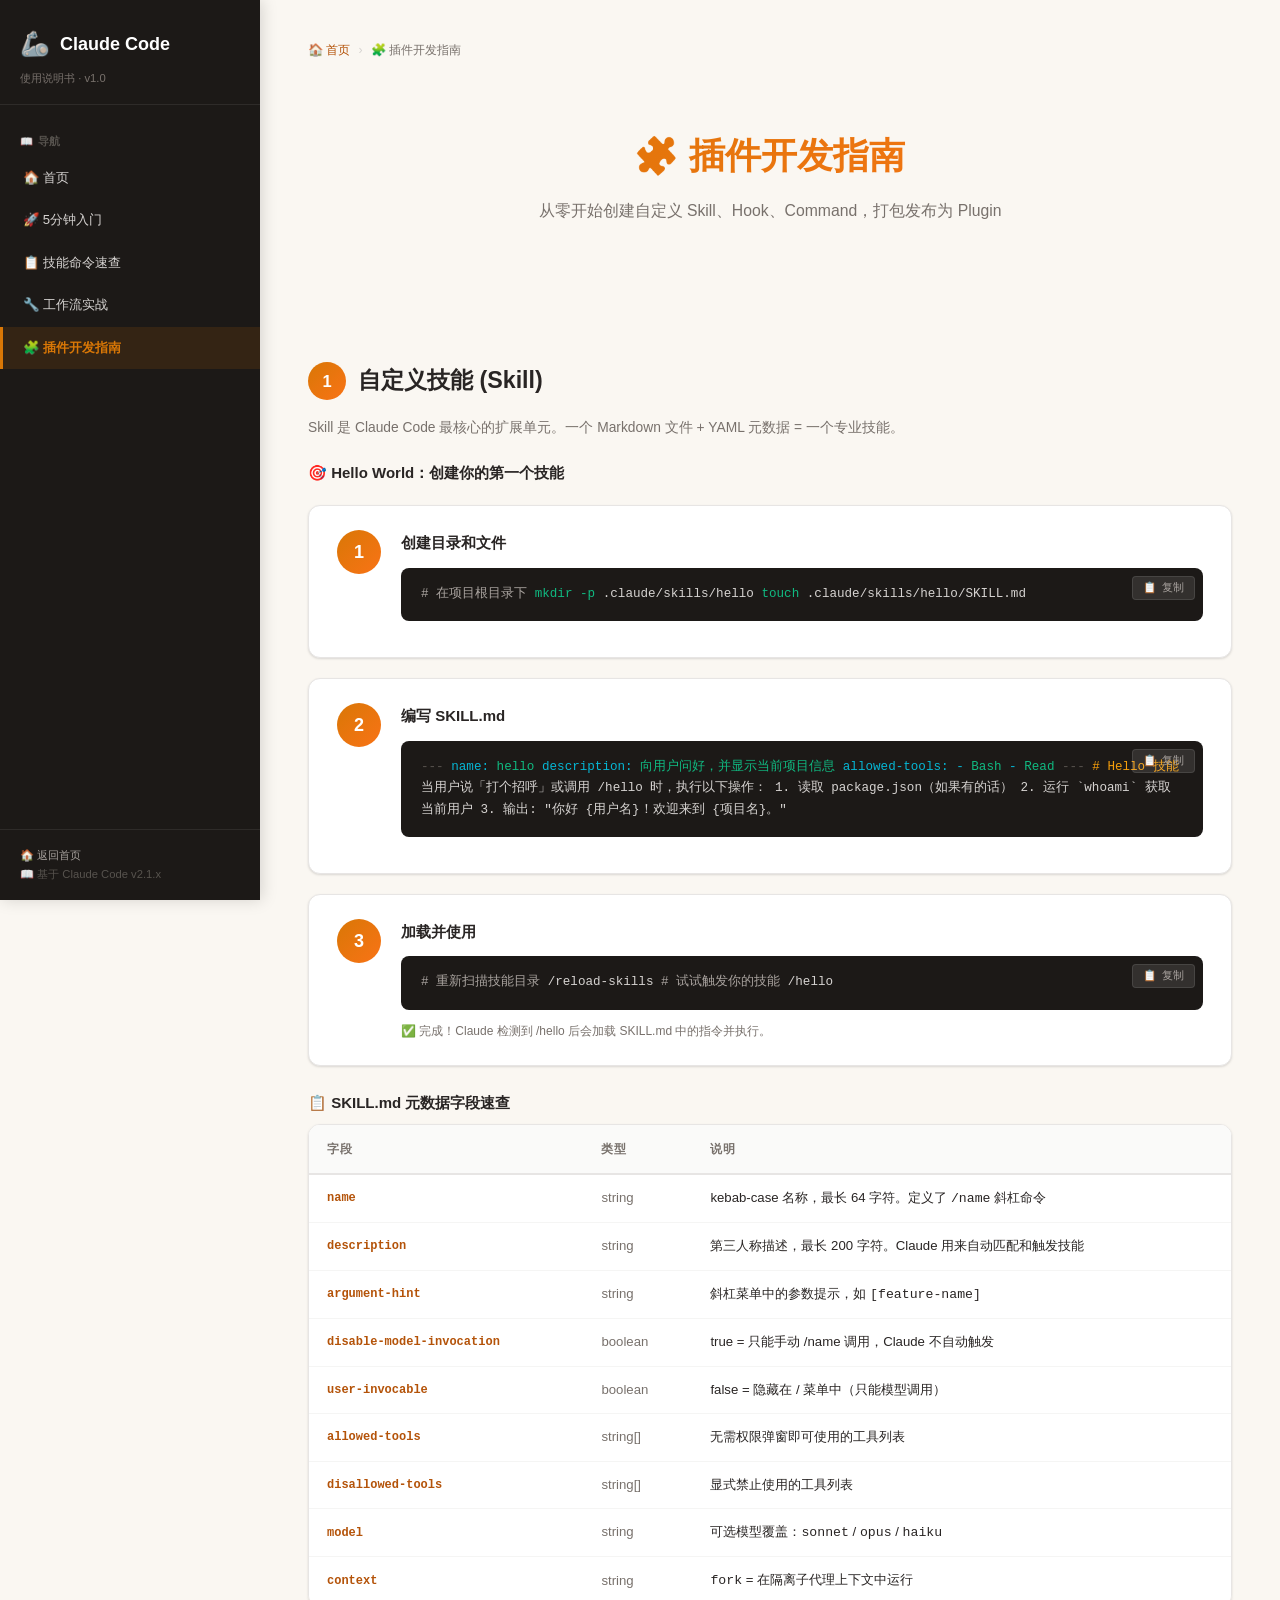
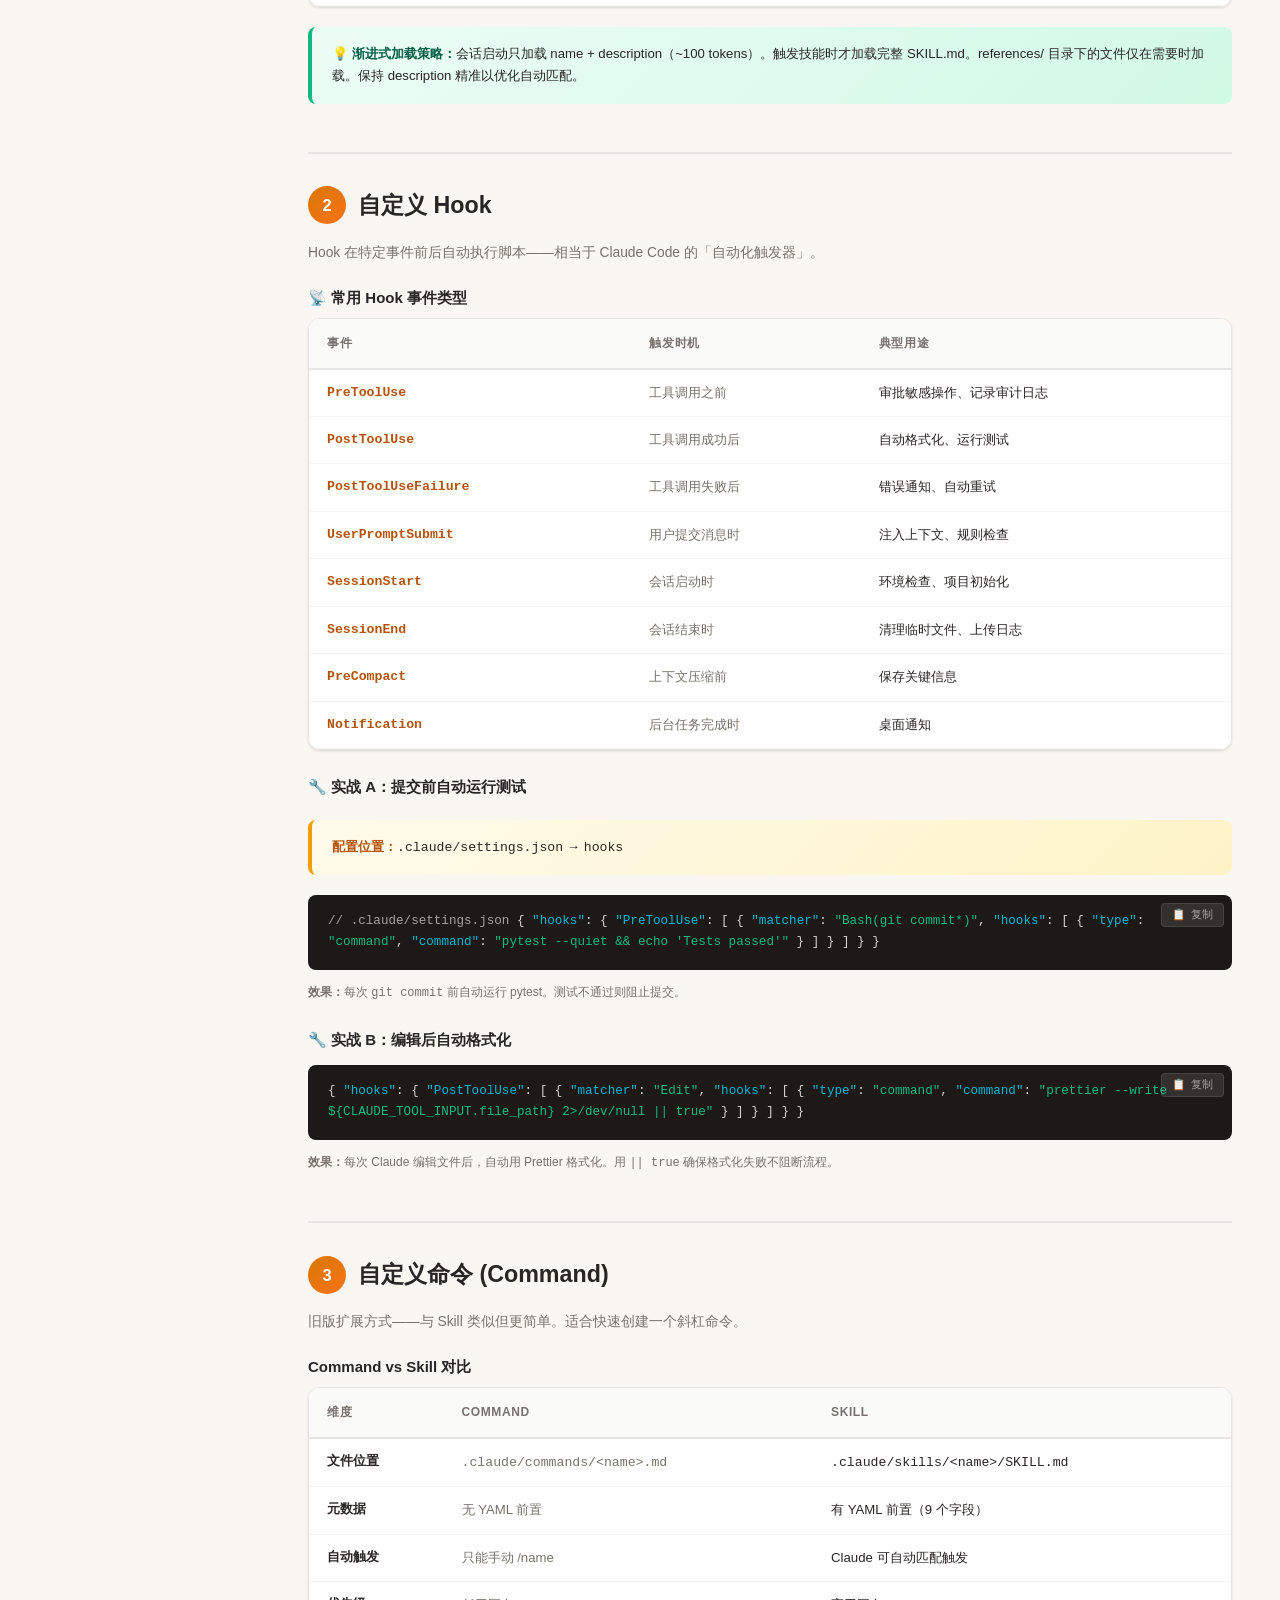
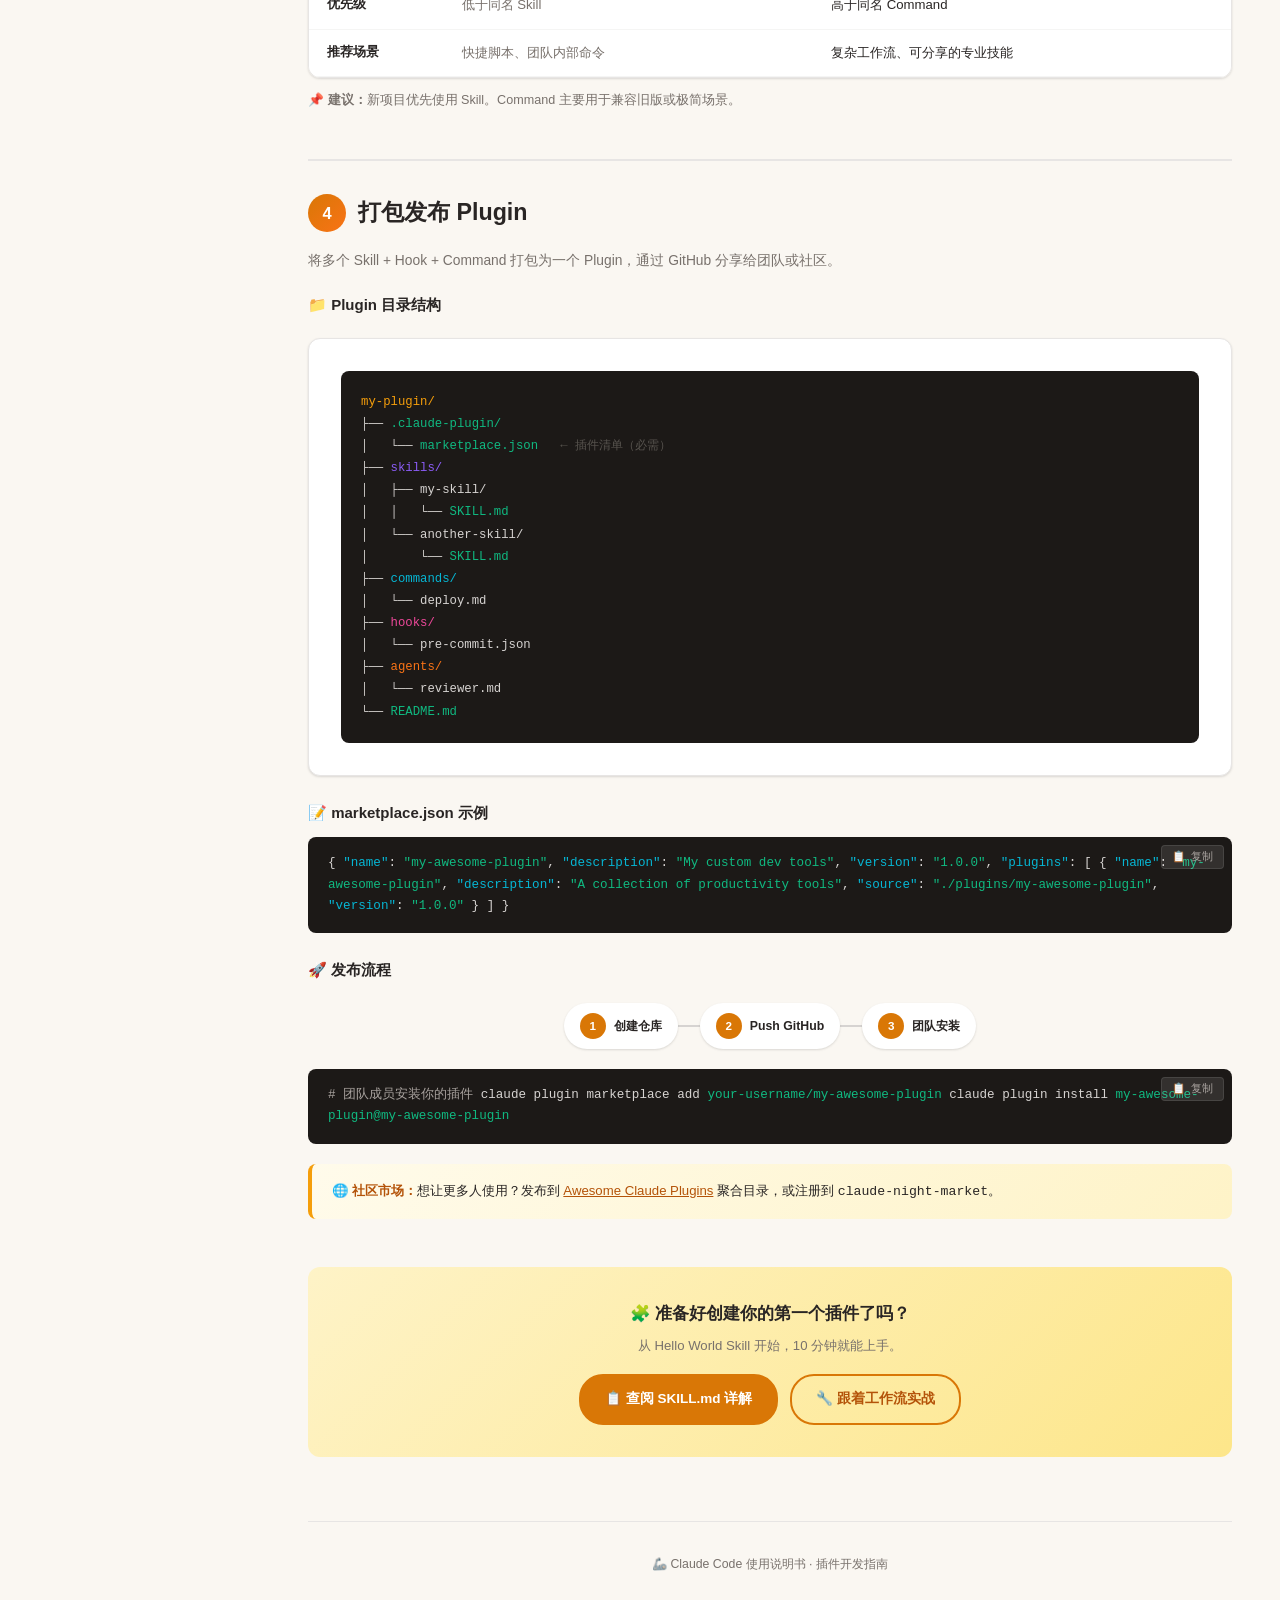
<file: guides/plugin-dev.html>
<!DOCTYPE html>
<html lang="zh-CN">
<head>
<meta charset="UTF-8">
<meta name="viewport" content="width=device-width, initial-scale=1.0">
<title>插件开发指南 — Claude Code 使用说明书</title>
<link rel="stylesheet" href="../assets/style.css">
<style>
  .part-section {
    border-top: 2px solid var(--border);
    padding-top: 32px; margin-top: 32px;
  }
  .part-section:first-of-type { border-top: none; }
  .part-header {
    display: flex; align-items: center; gap: 12px;
    margin-bottom: 16px;
  }
  .part-num {
    width: 38px; height: 38px; border-radius: 50%;
    background: linear-gradient(135deg, #d97706, #f97316);
    color: #fff; display: flex; align-items: center;
    justify-content: center; font-weight: 800; font-size: 1.1rem;
  }
  .part-header h2 { margin-bottom: 0; }
  .compare-table td:first-child { white-space: normal !important; font-weight: 600 !important; color: var(--text) !important; }
  .field-table td:first-child { font-size: .8rem !important; }
</style>
</head>
<body>

<aside class="sidebar">
  <div class="sidebar-header">
    <a href="../index.html" class="logo">
      <span class="icon">🦾</span> Claude Code
    </a>
    <div class="version">使用说明书 · v1.0</div>
  </div>
  <nav class="sidebar-nav">
    <div class="nav-section">📖 导航</div>
    <a href="../index.html">🏠 首页</a>
    <a href="quick-start.html">🚀 5分钟入门</a>
    <a href="../manuals/skills-manual.html">📋 技能命令速查</a>
    <a href="workflow-guide.html">🔧 工作流实战</a>
    <a href="#" class="active">🧩 插件开发指南</a>
  </nav>
  <div class="sidebar-footer">
    <a href="../index.html" style="color:#a8a29e;text-decoration:none;">🏠 返回首页</a><br>
    📖 基于 Claude Code v2.1.x
  </div>
</aside>

<main class="main">

  <nav class="breadcrumb">
    <a href="../index.html">🏠 首页</a> <span class="sep">›</span>
    <span>🧩 插件开发指南</span>
  </nav>

  <div class="hero">
    <h1>🧩 插件开发指南</h1>
    <p class="subtitle">从零开始创建自定义 Skill、Hook、Command，打包发布为 Plugin</p>
  </div>

  <!-- ===== Part 1: Skill ===== -->
  <section class="part-section">
    <div class="part-header">
      <span class="part-num">1</span>
      <h2>自定义技能 (Skill)</h2>
    </div>
    <p class="section-desc">Skill 是 Claude Code 最核心的扩展单元。一个 Markdown 文件 + YAML 元数据 = 一个专业技能。</p>

    <!-- Hello World -->
    <h3 style="font-size:1rem;margin-bottom:12px;">🎯 Hello World：创建你的第一个技能</h3>

    <div class="step-list">
      <div class="step-card">
        <div class="step-num-lg">1</div>
        <div class="step-body">
          <h4>创建目录和文件</h4>
          <div class="code-block">
<span style="color:#a8a29e;"># 在项目根目录下</span>
<span style="color:#10b981;">mkdir -p</span> .claude/skills/hello
<span style="color:#10b981;">touch</span> .claude/skills/hello/SKILL.md
          </div>
        </div>
      </div>
      <div class="step-card">
        <div class="step-num-lg">2</div>
        <div class="step-body">
          <h4>编写 SKILL.md</h4>
          <div class="code-block">
<span style="color:#57534e;">---</span>
<span style="color:#06b6d4;">name:</span> <span style="color:#10b981;">hello</span>
<span style="color:#06b6d4;">description:</span> <span style="color:#10b981;">向用户问好，并显示当前项目信息</span>
<span style="color:#06b6d4;">allowed-tools:</span>
  <span style="color:#06b6d4;">-</span> <span style="color:#10b981;">Bash</span>
  <span style="color:#06b6d4;">-</span> <span style="color:#10b981;">Read</span>
<span style="color:#57534e;">---</span>

<span style="color:#f59e0b;"># Hello 技能</span>

<span style="color:#d6d3d1;">当用户说「打个招呼」或调用 /hello 时，执行以下操作：

1. 读取 package.json（如果有的话）
2. 运行 `whoami` 获取当前用户
3. 输出: "你好 {用户名}！欢迎来到 {项目名}。"</span>
          </div>
        </div>
      </div>
      <div class="step-card">
        <div class="step-num-lg">3</div>
        <div class="step-body">
          <h4>加载并使用</h4>
          <div class="code-block">
<span style="color:#a8a29e;"># 重新扫描技能目录</span>
/reload-skills

<span style="color:#a8a29e;"># 试试触发你的技能</span>
/hello
          </div>
          <p style="font-size:.8rem;color:var(--text-muted);margin-top:8px;">
            ✅ 完成！Claude 检测到 /hello 后会加载 SKILL.md 中的指令并执行。
          </p>
        </div>
      </div>
    </div>

    <!-- SKILL.md fields -->
    <h3 style="font-size:1rem;margin-top:24px;margin-bottom:8px;">📋 SKILL.md 元数据字段速查</h3>
    <div class="cmd-table-wrap">
      <table class="field-table">
        <thead><tr><th>字段</th><th>类型</th><th>说明</th></tr></thead>
        <tbody>
          <tr><td><code>name</code></td><td>string</td><td>kebab-case 名称，最长 64 字符。定义了 <code>/name</code> 斜杠命令</td></tr>
          <tr><td><code>description</code></td><td>string</td><td>第三人称描述，最长 200 字符。Claude 用来自动匹配和触发技能</td></tr>
          <tr><td><code>argument-hint</code></td><td>string</td><td>斜杠菜单中的参数提示，如 <code>[feature-name]</code></td></tr>
          <tr><td><code>disable-model-invocation</code></td><td>boolean</td><td>true = 只能手动 /name 调用，Claude 不自动触发</td></tr>
          <tr><td><code>user-invocable</code></td><td>boolean</td><td>false = 隐藏在 / 菜单中（只能模型调用）</td></tr>
          <tr><td><code>allowed-tools</code></td><td>string[]</td><td>无需权限弹窗即可使用的工具列表</td></tr>
          <tr><td><code>disallowed-tools</code></td><td>string[]</td><td>显式禁止使用的工具列表</td></tr>
          <tr><td><code>model</code></td><td>string</td><td>可选模型覆盖：<code>sonnet</code> / <code>opus</code> / <code>haiku</code></td></tr>
          <tr><td><code>context</code></td><td>string</td><td><code>fork</code> = 在隔离子代理上下文中运行</td></tr>
        </tbody>
      </table>
    </div>

    <div class="info-box tip">
      <strong>💡 渐进式加载策略：</strong>会话启动只加载 name + description（~100 tokens）。触发技能时才加载完整 SKILL.md。references/ 目录下的文件仅在需要时加载。保持 description 精准以优化自动匹配。
    </div>
  </section>

  <!-- ===== Part 2: Hook ===== -->
  <section class="part-section">
    <div class="part-header">
      <span class="part-num">2</span>
      <h2>自定义 Hook</h2>
    </div>
    <p class="section-desc">Hook 在特定事件前后自动执行脚本——相当于 Claude Code 的「自动化触发器」。</p>

    <h3 style="font-size:1rem;margin-bottom:8px;">📡 常用 Hook 事件类型</h3>
    <div class="cmd-table-wrap">
      <table>
        <thead><tr><th>事件</th><th>触发时机</th><th>典型用途</th></tr></thead>
        <tbody>
          <tr><td><code>PreToolUse</code></td><td>工具调用之前</td><td>审批敏感操作、记录审计日志</td></tr>
          <tr><td><code>PostToolUse</code></td><td>工具调用成功后</td><td>自动格式化、运行测试</td></tr>
          <tr><td><code>PostToolUseFailure</code></td><td>工具调用失败后</td><td>错误通知、自动重试</td></tr>
          <tr><td><code>UserPromptSubmit</code></td><td>用户提交消息时</td><td>注入上下文、规则检查</td></tr>
          <tr><td><code>SessionStart</code></td><td>会话启动时</td><td>环境检查、项目初始化</td></tr>
          <tr><td><code>SessionEnd</code></td><td>会话结束时</td><td>清理临时文件、上传日志</td></tr>
          <tr><td><code>PreCompact</code></td><td>上下文压缩前</td><td>保存关键信息</td></tr>
          <tr><td><code>Notification</code></td><td>后台任务完成时</td><td>桌面通知</td></tr>
        </tbody>
      </table>
    </div>

    <h3 style="font-size:1rem;margin:24px 0 12px;">🔧 实战 A：提交前自动运行测试</h3>
    <div class="info-box">
      <strong>配置位置：</strong><code>.claude/settings.json</code> → <code>hooks</code>
    </div>
    <div class="code-block">
<span style="color:#a8a29e;">// .claude/settings.json</span>
{
  <span style="color:#06b6d4;">"hooks"</span>: {
    <span style="color:#06b6d4;">"PreToolUse"</span>: [
      {
        <span style="color:#06b6d4;">"matcher"</span>: <span style="color:#10b981;">"Bash(git commit*)"</span>,
        <span style="color:#06b6d4;">"hooks"</span>: [
          {
            <span style="color:#06b6d4;">"type"</span>: <span style="color:#10b981;">"command"</span>,
            <span style="color:#06b6d4;">"command"</span>: <span style="color:#10b981;">"pytest --quiet && echo 'Tests passed'"</span>
          }
        ]
      }
    ]
  }
}
    </div>
    <p style="font-size:.8rem;color:var(--text-muted);margin-top:4px;">
      <strong>效果：</strong>每次 <code>git commit</code> 前自动运行 pytest。测试不通过则阻止提交。
    </p>

    <h3 style="font-size:1rem;margin:24px 0 12px;">🔧 实战 B：编辑后自动格式化</h3>
    <div class="code-block">
{
  <span style="color:#06b6d4;">"hooks"</span>: {
    <span style="color:#06b6d4;">"PostToolUse"</span>: [
      {
        <span style="color:#06b6d4;">"matcher"</span>: <span style="color:#10b981;">"Edit"</span>,
        <span style="color:#06b6d4;">"hooks"</span>: [
          {
            <span style="color:#06b6d4;">"type"</span>: <span style="color:#10b981;">"command"</span>,
            <span style="color:#06b6d4;">"command"</span>: <span style="color:#10b981;">"prettier --write ${CLAUDE_TOOL_INPUT.file_path} 2>/dev/null || true"</span>
          }
        ]
      }
    ]
  }
}
    </div>
    <p style="font-size:.8rem;color:var(--text-muted);margin-top:4px;">
      <strong>效果：</strong>每次 Claude 编辑文件后，自动用 Prettier 格式化。用 <code>|| true</code> 确保格式化失败不阻断流程。
    </p>
  </section>

  <!-- ===== Part 3: Command ===== -->
  <section class="part-section">
    <div class="part-header">
      <span class="part-num">3</span>
      <h2>自定义命令 (Command)</h2>
    </div>
    <p class="section-desc">旧版扩展方式——与 Skill 类似但更简单。适合快速创建一个斜杠命令。</p>

    <h3 style="font-size:1rem;margin-bottom:8px;">Command vs Skill 对比</h3>
    <div class="cmd-table-wrap">
      <table class="compare-table">
        <thead><tr><th>维度</th><th>Command</th><th>Skill</th></tr></thead>
        <tbody>
          <tr><td>文件位置</td><td><code>.claude/commands/&lt;name&gt;.md</code></td><td><code>.claude/skills/&lt;name&gt;/SKILL.md</code></td></tr>
          <tr><td>元数据</td><td>无 YAML 前置</td><td>有 YAML 前置（9 个字段）</td></tr>
          <tr><td>自动触发</td><td>只能手动 /name</td><td>Claude 可自动匹配触发</td></tr>
          <tr><td>优先级</td><td>低于同名 Skill</td><td>高于同名 Command</td></tr>
          <tr><td>推荐场景</td><td>快捷脚本、团队内部命令</td><td>复杂工作流、可分享的专业技能</td></tr>
        </tbody>
      </table>
    </div>

    <p style="margin-top:12px;font-size:.84rem;color:var(--text-muted);">
      📌 <strong>建议：</strong>新项目优先使用 Skill。Command 主要用于兼容旧版或极简场景。
    </p>
  </section>

  <!-- ===== Part 4: Plugin ===== -->
  <section class="part-section">
    <div class="part-header">
      <span class="part-num">4</span>
      <h2>打包发布 Plugin</h2>
    </div>
    <p class="section-desc">将多个 Skill + Hook + Command 打包为一个 Plugin，通过 GitHub 分享给团队或社区。</p>

    <h3 style="font-size:1rem;margin-bottom:12px;">📁 Plugin 目录结构</h3>
    <div class="arch-diagram">
      <pre style="background:var(--code-bg);color:var(--code-text);padding:20px;border-radius:8px;font-size:.82rem;line-height:1.8;">
<span style="color:#f59e0b;">my-plugin/</span>
├── <span style="color:#10b981;">.claude-plugin/</span>
│   └── <span style="color:#10b981;">marketplace.json</span>   <span style="color:#57534e;">← 插件清单（必需）</span>
├── <span style="color:#8b5cf6;">skills/</span>
│   ├── my-skill/
│   │   └── <span style="color:#10b981;">SKILL.md</span>
│   └── another-skill/
│       └── <span style="color:#10b981;">SKILL.md</span>
├── <span style="color:#06b6d4;">commands/</span>
│   └── deploy.md
├── <span style="color:#ec4899;">hooks/</span>
│   └── pre-commit.json
├── <span style="color:#f97316;">agents/</span>
│   └── reviewer.md
└── <span style="color:#10b981;">README.md</span></pre>
    </div>

    <h3 style="font-size:1rem;margin:24px 0 12px;">📝 marketplace.json 示例</h3>
    <div class="code-block">
{
  <span style="color:#06b6d4;">"name"</span>: <span style="color:#10b981;">"my-awesome-plugin"</span>,
  <span style="color:#06b6d4;">"description"</span>: <span style="color:#10b981;">"My custom dev tools"</span>,
  <span style="color:#06b6d4;">"version"</span>: <span style="color:#10b981;">"1.0.0"</span>,
  <span style="color:#06b6d4;">"plugins"</span>: [
    {
      <span style="color:#06b6d4;">"name"</span>: <span style="color:#10b981;">"my-awesome-plugin"</span>,
      <span style="color:#06b6d4;">"description"</span>: <span style="color:#10b981;">"A collection of productivity tools"</span>,
      <span style="color:#06b6d4;">"source"</span>: <span style="color:#10b981;">"./plugins/my-awesome-plugin"</span>,
      <span style="color:#06b6d4;">"version"</span>: <span style="color:#10b981;">"1.0.0"</span>
    }
  ]
}
    </div>

    <h3 style="font-size:1rem;margin:24px 0 12px;">🚀 发布流程</h3>
    <div class="flow-steps">
      <div class="flow-step"><span class="step-num">1</span> 创建仓库</div>
      <div class="flow-connector"></div>
      <div class="flow-step"><span class="step-num">2</span> Push GitHub</div>
      <div class="flow-connector"></div>
      <div class="flow-step"><span class="step-num">3</span> 团队安装</div>
    </div>
    <div class="code-block" style="margin-top:12px;">
<span style="color:#a8a29e;"># 团队成员安装你的插件</span>
claude plugin marketplace add <span style="color:#10b981;">your-username/my-awesome-plugin</span>
claude plugin install <span style="color:#10b981;">my-awesome-plugin@my-awesome-plugin</span>
    </div>

    <div class="info-box" style="margin-top:20px;">
      <strong>🌐 社区市场：</strong>想让更多人使用？发布到 <a href="https://github.com/Chat2AnyLLM/awesome-claude-plugins" style="color:#b45309;">Awesome Claude Plugins</a> 聚合目录，或注册到 <code>claude-night-market</code>。
    </div>
  </section>

  <!-- CTA -->
  <div class="cta-section">
    <h3>🧩 准备好创建你的第一个插件了吗？</h3>
    <p>从 Hello World Skill 开始，10 分钟就能上手。</p>
    <div style="display:flex;gap:12px;justify-content:center;flex-wrap:wrap;">
      <a href="../manuals/skills-manual.html" class="hero-btn primary">📋 查阅 SKILL.md 详解</a>
      <a href="workflow-guide.html" class="hero-btn secondary">🔧 跟着工作流实战</a>
    </div>
  </div>

  <footer class="page-footer">
    <p>🦾 Claude Code 使用说明书 · 插件开发指南</p>
  </footer>

</main>

<button class="back-top" title="回到顶部">↑</button>
<script src="../assets/app.js"></script>
</body>
</html>
</file>
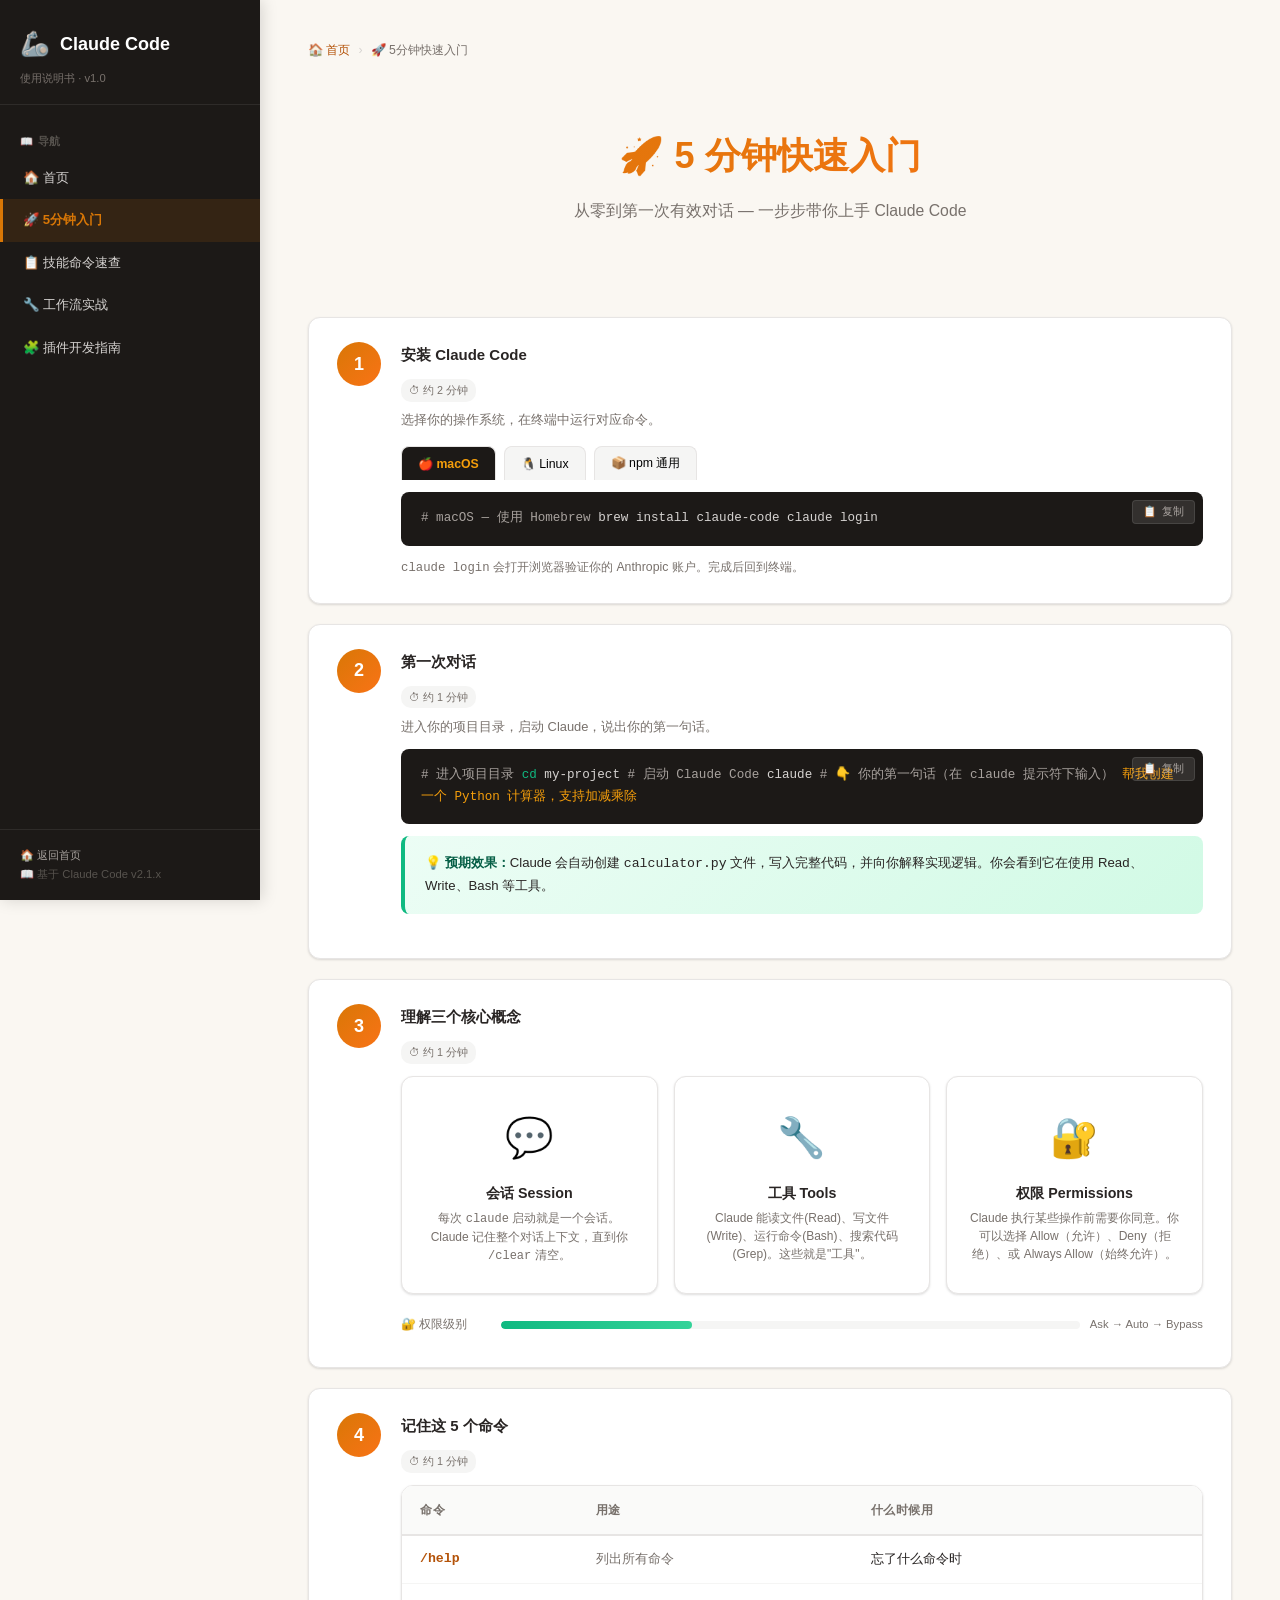
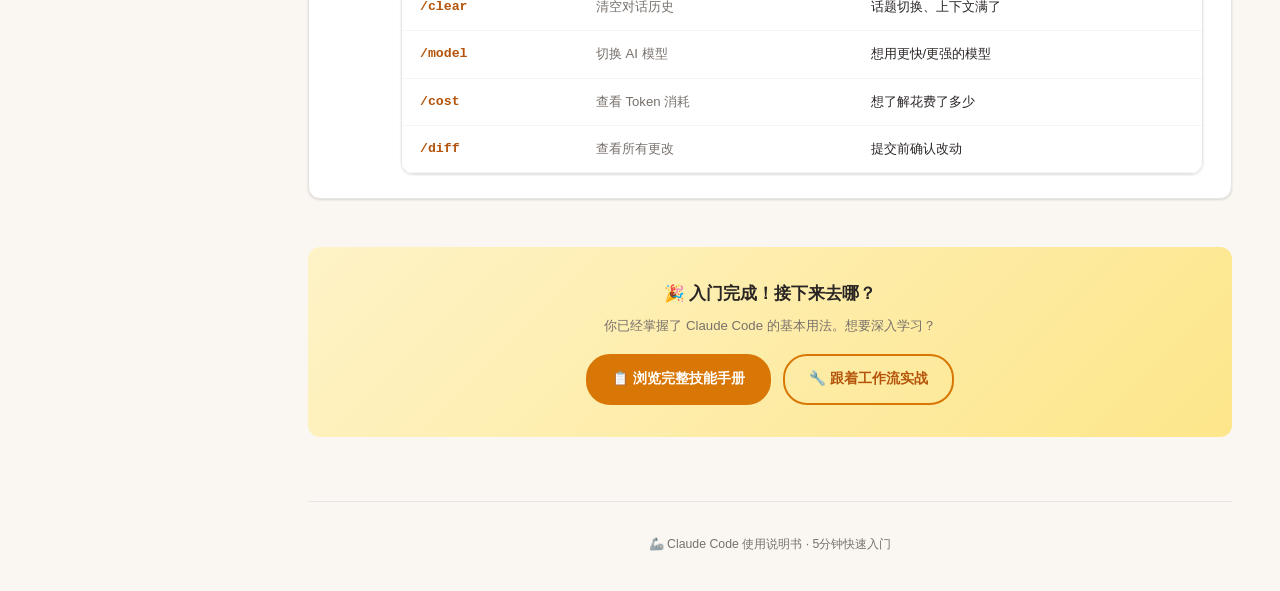
<file: guides/quick-start.html>
<!DOCTYPE html>
<html lang="zh-CN">
<head>
<meta charset="UTF-8">
<meta name="viewport" content="width=device-width, initial-scale=1.0">
<title>5分钟快速入门 — Claude Code 使用说明书</title>
<link rel="stylesheet" href="../assets/style.css">
<style>
  .install-tabs { display: flex; gap: 8px; margin-bottom: 0; }
  .install-tab {
    padding: 8px 16px; border: 1px solid var(--border);
    border-radius: var(--radius-sm) var(--radius-sm) 0 0;
    background: #f5f5f4; cursor: pointer; font-size: .82rem;
    border-bottom: none; font-family: inherit;
  }
  .install-tab.active { background: var(--code-bg); color: #f59e0b; font-weight: 600; }
  .install-pane { display: none; }
  .install-pane.active { display: block; }
  .concept-cards {
    display: grid;
    grid-template-columns: repeat(auto-fit, minmax(220px, 1fr));
    gap: 16px; margin: 20px 0;
  }
  .concept-card {
    text-align: center; padding: 28px 20px;
    background: var(--card-bg); border-radius: var(--radius);
    box-shadow: var(--shadow); border: 1px solid var(--border);
  }
  .concept-card .cc-icon { font-size: 2.6rem; margin-bottom: 10px; }
  .concept-card h4 { font-size: .95rem; margin-bottom: 4px; }
  .concept-card p { font-size: .8rem; color: var(--text-muted); line-height: 1.5; }
</style>
</head>
<body>

<aside class="sidebar">
  <div class="sidebar-header">
    <a href="../index.html" class="logo">
      <span class="icon">🦾</span> Claude Code
    </a>
    <div class="version">使用说明书 · v1.0</div>
  </div>
  <nav class="sidebar-nav">
    <div class="nav-section">📖 导航</div>
    <a href="../index.html">🏠 首页</a>
    <a href="#" class="active">🚀 5分钟入门</a>
    <a href="../manuals/skills-manual.html">📋 技能命令速查</a>
    <a href="workflow-guide.html">🔧 工作流实战</a>
    <a href="plugin-dev.html">🧩 插件开发指南</a>
  </nav>
  <div class="sidebar-footer">
    <a href="../index.html" style="color:#a8a29e;text-decoration:none;">🏠 返回首页</a><br>
    📖 基于 Claude Code v2.1.x
  </div>
</aside>

<main class="main">

  <nav class="breadcrumb">
    <a href="../index.html">🏠 首页</a> <span class="sep">›</span>
    <span>🚀 5分钟快速入门</span>
  </nav>

  <div class="hero">
    <h1>🚀 5 分钟快速入门</h1>
    <p class="subtitle">从零到第一次有效对话 — 一步步带你上手 Claude Code</p>
  </div>

  <!-- Step 1: 安装 -->
  <section>
    <div class="step-list">
      <div class="step-card">
        <div class="step-num-lg">1</div>
        <div class="step-body">
          <h3>安装 Claude Code</h3>
          <span class="step-time">⏱ 约 2 分钟</span>
          <p style="margin-top:8px;">选择你的操作系统，在终端中运行对应命令。</p>

          <div class="install-tabs" style="margin-top:16px;">
            <button class="install-tab active" onclick="switchTab('mac')">🍎 macOS</button>
            <button class="install-tab" onclick="switchTab('linux')">🐧 Linux</button>
            <button class="install-tab" onclick="switchTab('npm')">📦 npm 通用</button>
          </div>

          <div class="code-block install-pane active" id="pane-mac">
<span style="color:#a8a29e;"># macOS — 使用 Homebrew</span>
brew install claude-code
claude login
          </div>
          <div class="code-block install-pane" id="pane-linux">
<span style="color:#a8a29e;"># Linux — 使用 npm</span>
npm install -g @anthropic-ai/claude-code
claude login
          </div>
          <div class="code-block install-pane" id="pane-npm">
<span style="color:#a8a29e;"># 任何系统 — 使用 npm (需要 Node.js ≥ 18)</span>
npm install -g @anthropic-ai/claude-code
claude login
          </div>

          <p style="font-size:.82rem;color:var(--text-muted);margin-top:8px;">
            <code>claude login</code> 会打开浏览器验证你的 Anthropic 账户。完成后回到终端。
          </p>
        </div>
      </div>

      <!-- Step 2: 首次对话 -->
      <div class="step-card">
        <div class="step-num-lg">2</div>
        <div class="step-body">
          <h3>第一次对话</h3>
          <span class="step-time">⏱ 约 1 分钟</span>
          <p style="margin-top:8px;">进入你的项目目录，启动 Claude，说出你的第一句话。</p>

          <div class="code-block" style="margin-top:12px;">
<span style="color:#a8a29e;"># 进入项目目录</span>
<span style="color:#10b981;">cd</span> my-project

<span style="color:#a8a29e;"># 启动 Claude Code</span>
claude

<span style="color:#a8a29e;"># 👇 你的第一句话（在 claude 提示符下输入）</span>
<span style="color:#f59e0b;">帮我创建一个 Python 计算器，支持加减乘除</span>
          </div>

          <div class="info-box tip" style="margin-top:12px;">
            <strong>💡 预期效果：</strong>Claude 会自动创建 <code>calculator.py</code> 文件，写入完整代码，并向你解释实现逻辑。你会看到它在使用 Read、Write、Bash 等工具。
          </div>
        </div>
      </div>

      <!-- Step 3: 核心概念 -->
      <div class="step-card">
        <div class="step-num-lg">3</div>
        <div class="step-body">
          <h3>理解三个核心概念</h3>
          <span class="step-time">⏱ 约 1 分钟</span>

          <div class="concept-cards" style="margin-top:12px;">
            <div class="concept-card">
              <div class="cc-icon">💬</div>
              <h4>会话 Session</h4>
              <p>每次 <code>claude</code> 启动就是一个会话。Claude 记住整个对话上下文，直到你 <code>/clear</code> 清空。</p>
            </div>
            <div class="concept-card">
              <div class="cc-icon">🔧</div>
              <h4>工具 Tools</h4>
              <p>Claude 能读文件(Read)、写文件(Write)、运行命令(Bash)、搜索代码(Grep)。这些就是"工具"。</p>
            </div>
            <div class="concept-card">
              <div class="cc-icon">🔐</div>
              <h4>权限 Permissions</h4>
              <p>Claude 执行某些操作前需要你同意。你可以选择 Allow（允许）、Deny（拒绝）、或 Always Allow（始终允许）。</p>
            </div>
          </div>

          <div class="priority-bar" style="margin-top:8px;">
            <span class="bar-label">🔐 权限级别</span>
            <div class="bar-track">
              <div class="bar-fill low" style="width:33%"></div>
              <div class="bar-fill med" style="width:33%"></div>
              <div class="bar-fill high" style="width:34%"></div>
            </div>
            <span style="font-size:.75rem;color:var(--text-muted);">Ask → Auto → Bypass</span>
          </div>
        </div>
      </div>

      <!-- Step 4: 5个常用命令 -->
      <div class="step-card">
        <div class="step-num-lg">4</div>
        <div class="step-body">
          <h3>记住这 5 个命令</h3>
          <span class="step-time">⏱ 约 1 分钟</span>

          <div class="cmd-table-wrap" style="margin-top:12px;">
            <table>
              <thead><tr><th>命令</th><th>用途</th><th>什么时候用</th></tr></thead>
              <tbody>
                <tr><td>/help</td><td>列出所有命令</td><td>忘了什么命令时</td></tr>
                <tr><td>/clear</td><td>清空对话历史</td><td>话题切换、上下文满了</td></tr>
                <tr><td>/model</td><td>切换 AI 模型</td><td>想用更快/更强的模型</td></tr>
                <tr><td>/cost</td><td>查看 Token 消耗</td><td>想了解花费了多少</td></tr>
                <tr><td>/diff</td><td>查看所有更改</td><td>提交前确认改动</td></tr>
              </tbody>
            </table>
          </div>
        </div>
      </div>
    </div>
  </section>

  <!-- CTA -->
  <div class="cta-section">
    <h3>🎉 入门完成！接下来去哪？</h3>
    <p>你已经掌握了 Claude Code 的基本用法。想要深入学习？</p>
    <div style="display:flex;gap:12px;justify-content:center;flex-wrap:wrap;">
      <a href="../manuals/skills-manual.html" class="hero-btn primary">📋 浏览完整技能手册</a>
      <a href="workflow-guide.html" class="hero-btn secondary">🔧 跟着工作流实战</a>
    </div>
  </div>

  <footer class="page-footer">
    <p>🦾 Claude Code 使用说明书 · 5分钟快速入门</p>
  </footer>

</main>

<button class="back-top" title="回到顶部">↑</button>
<script src="../assets/app.js"></script>
<script>
  // Install tab switcher
  function switchTab(name) {
    document.querySelectorAll('.install-tab').forEach(function(t){ t.classList.remove('active'); });
    document.querySelectorAll('.install-pane').forEach(function(p){ p.classList.remove('active'); });
    document.getElementById('pane-' + name).classList.add('active');
    event.target.classList.add('active');
    // Re-init copy buttons for newly visible code block
    if (typeof initCodeCopy === 'function') initCodeCopy();
  }
</script>
</body>
</html>
</file>
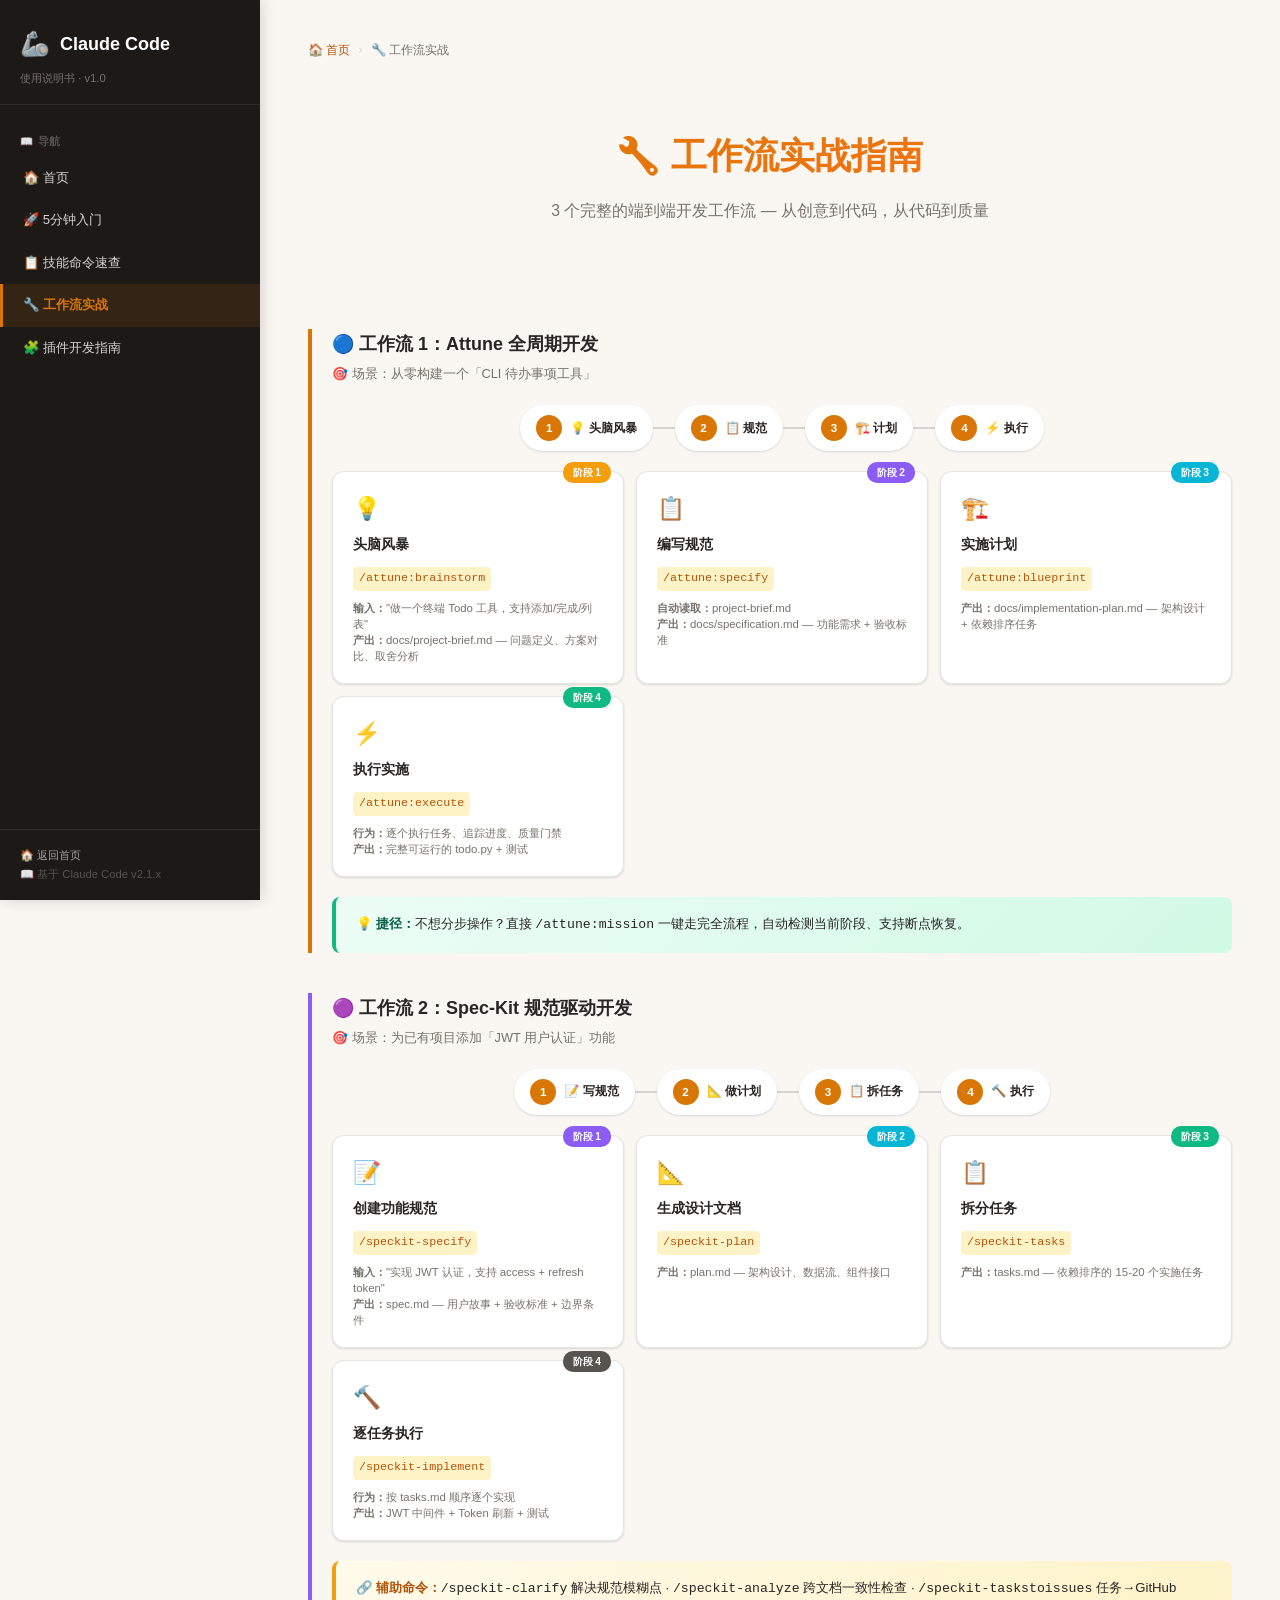
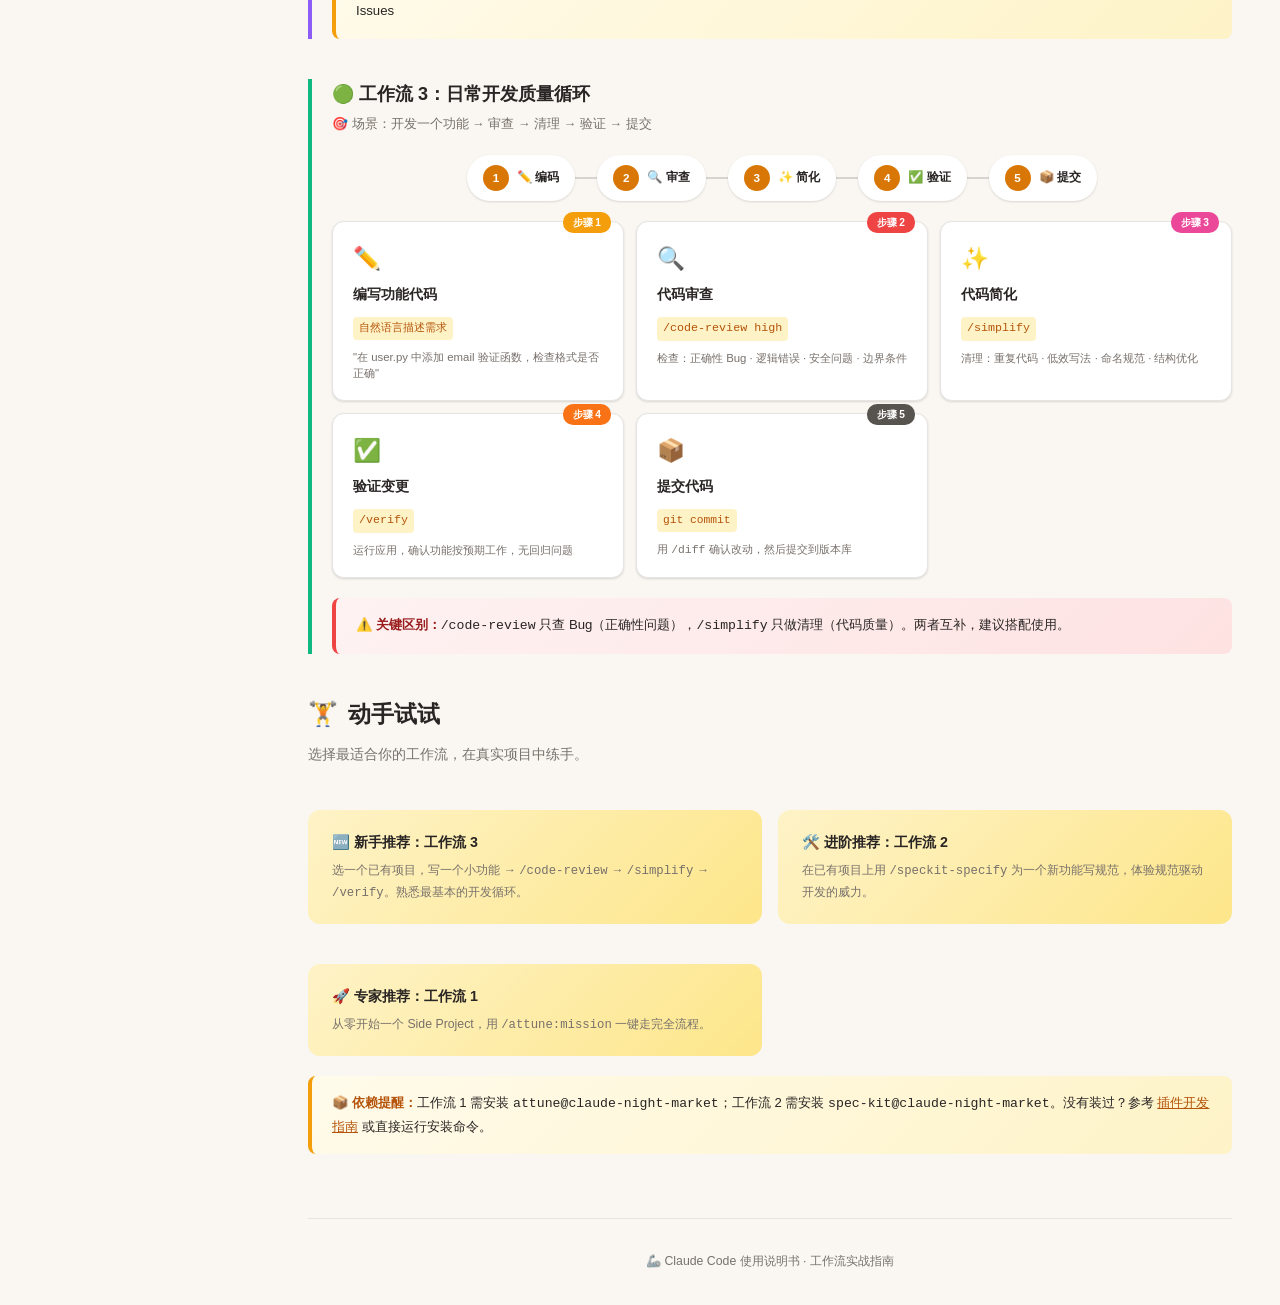
<file: guides/workflow-guide.html>
<!DOCTYPE html>
<html lang="zh-CN">
<head>
<meta charset="UTF-8">
<meta name="viewport" content="width=device-width, initial-scale=1.0">
<title>工作流实战 — Claude Code 使用说明书</title>
<link rel="stylesheet" href="../assets/style.css">
<style>
  .workflow-section {
    border-left: 4px solid #d97706;
    padding-left: 20px; margin: 32px 0 40px;
  }
  .workflow-section.wf2 { border-left-color: #8b5cf6; }
  .workflow-section.wf3 { border-left-color: #10b981; }
  .wf-title { font-size: 1.2rem; font-weight: 700; margin-bottom: 4px; }
  .wf-scene { font-size: .85rem; color: var(--text-muted); margin-bottom: 16px; }
  .wf-step-cards {
    display: grid;
    grid-template-columns: repeat(auto-fit, minmax(240px, 1fr));
    gap: 12px; margin: 16px 0;
  }
  .wf-step {
    background: var(--card-bg); border-radius: var(--radius);
    padding: 18px 20px; box-shadow: var(--shadow);
    border: 1px solid var(--border);
    position: relative;
  }
  .wf-step .wf-phase {
    position: absolute; top: -10px; right: 12px;
    font-size: .68rem; padding: 2px 10px; border-radius: 10px;
    font-weight: 700; color: #fff;
  }
  .phase-brainstorm { background: #f59e0b; }
  .phase-specify    { background: #8b5cf6; }
  .phase-plan       { background: #06b6d4; }
  .phase-execute    { background: #10b981; }
  .phase-review     { background: #ef4444; }
  .phase-simplify   { background: #ec4899; }
  .phase-verify     { background: #f97316; }
  .phase-commit     { background: #57534e; }

  .wf-step .ws-icon { font-size: 1.5rem; margin-bottom: 6px; }
  .wf-step .ws-title { font-weight: 700; font-size: .9rem; margin-bottom: 4px; }
  .wf-step .ws-cmd {
    font-family: "SF Mono","Fira Code",monospace;
    font-size: .78rem; background: #fef3c7; color: #b45309;
    padding: 2px 6px; border-radius: 4px; display: inline-block;
    margin: 6px 0;
  }
  .wf-step .ws-out {
    font-size: .76rem; color: var(--text-muted);
    margin-top: 4px; line-height: 1.4;
  }
  .practice-box {
    background: linear-gradient(135deg, #fef3c7, #fde68a);
    border-radius: var(--radius); padding: 20px 24px;
    margin-top: 24px;
  }
  .practice-box h4 { font-size: .95rem; margin-bottom: 6px; }
  .practice-box p { font-size: .82rem; color: var(--text-muted); }
</style>
</head>
<body>

<aside class="sidebar">
  <div class="sidebar-header">
    <a href="../index.html" class="logo">
      <span class="icon">🦾</span> Claude Code
    </a>
    <div class="version">使用说明书 · v1.0</div>
  </div>
  <nav class="sidebar-nav">
    <div class="nav-section">📖 导航</div>
    <a href="../index.html">🏠 首页</a>
    <a href="quick-start.html">🚀 5分钟入门</a>
    <a href="../manuals/skills-manual.html">📋 技能命令速查</a>
    <a href="#" class="active">🔧 工作流实战</a>
    <a href="plugin-dev.html">🧩 插件开发指南</a>
  </nav>
  <div class="sidebar-footer">
    <a href="../index.html" style="color:#a8a29e;text-decoration:none;">🏠 返回首页</a><br>
    📖 基于 Claude Code v2.1.x
  </div>
</aside>

<main class="main">

  <nav class="breadcrumb">
    <a href="../index.html">🏠 首页</a> <span class="sep">›</span>
    <span>🔧 工作流实战</span>
  </nav>

  <div class="hero">
    <h1>🔧 工作流实战指南</h1>
    <p class="subtitle">3 个完整的端到端开发工作流 — 从创意到代码，从代码到质量</p>
  </div>

  <!-- ===== Workflow 1: Attune ===== -->
  <div class="workflow-section">
    <div class="wf-title">🔵 工作流 1：Attune 全周期开发</div>
    <div class="wf-scene">🎯 场景：从零构建一个「CLI 待办事项工具」</div>

    <div class="flow-steps">
      <div class="flow-step"><span class="step-num">1</span> 💡 头脑风暴</div>
      <div class="flow-connector"></div>
      <div class="flow-step"><span class="step-num">2</span> 📋 规范</div>
      <div class="flow-connector"></div>
      <div class="flow-step"><span class="step-num">3</span> 🏗️ 计划</div>
      <div class="flow-connector"></div>
      <div class="flow-step"><span class="step-num">4</span> ⚡ 执行</div>
    </div>

    <div class="wf-step-cards">
      <div class="wf-step">
        <span class="wf-phase phase-brainstorm">阶段 1</span>
        <div class="ws-icon">💡</div>
        <div class="ws-title">头脑风暴</div>
        <div class="ws-cmd">/attune:brainstorm</div>
        <div class="ws-out">
          <strong>输入：</strong>"做一个终端 Todo 工具，支持添加/完成/列表"<br>
          <strong>产出：</strong>docs/project-brief.md — 问题定义、方案对比、取舍分析
        </div>
      </div>
      <div class="wf-step">
        <span class="wf-phase phase-specify">阶段 2</span>
        <div class="ws-icon">📋</div>
        <div class="ws-title">编写规范</div>
        <div class="ws-cmd">/attune:specify</div>
        <div class="ws-out">
          <strong>自动读取：</strong>project-brief.md<br>
          <strong>产出：</strong>docs/specification.md — 功能需求 + 验收标准
        </div>
      </div>
      <div class="wf-step">
        <span class="wf-phase phase-plan">阶段 3</span>
        <div class="ws-icon">🏗️</div>
        <div class="ws-title">实施计划</div>
        <div class="ws-cmd">/attune:blueprint</div>
        <div class="ws-out">
          <strong>产出：</strong>docs/implementation-plan.md — 架构设计 + 依赖排序任务
        </div>
      </div>
      <div class="wf-step">
        <span class="wf-phase phase-execute">阶段 4</span>
        <div class="ws-icon">⚡</div>
        <div class="ws-title">执行实施</div>
        <div class="ws-cmd">/attune:execute</div>
        <div class="ws-out">
          <strong>行为：</strong>逐个执行任务、追踪进度、质量门禁<br>
          <strong>产出：</strong>完整可运行的 todo.py + 测试
        </div>
      </div>
    </div>

    <div class="info-box tip">
      <strong>💡 捷径：</strong>不想分步操作？直接 <code>/attune:mission</code> 一键走完全流程，自动检测当前阶段、支持断点恢复。
    </div>
  </div>

  <!-- ===== Workflow 2: Spec-Kit ===== -->
  <div class="workflow-section wf2">
    <div class="wf-title">🟣 工作流 2：Spec-Kit 规范驱动开发</div>
    <div class="wf-scene">🎯 场景：为已有项目添加「JWT 用户认证」功能</div>

    <div class="flow-steps">
      <div class="flow-step"><span class="step-num">1</span> 📝 写规范</div>
      <div class="flow-connector"></div>
      <div class="flow-step"><span class="step-num">2</span> 📐 做计划</div>
      <div class="flow-connector"></div>
      <div class="flow-step"><span class="step-num">3</span> 📋 拆任务</div>
      <div class="flow-connector"></div>
      <div class="flow-step"><span class="step-num">4</span> 🔨 执行</div>
    </div>

    <div class="wf-step-cards">
      <div class="wf-step">
        <span class="wf-phase phase-specify">阶段 1</span>
        <div class="ws-icon">📝</div>
        <div class="ws-title">创建功能规范</div>
        <div class="ws-cmd">/speckit-specify</div>
        <div class="ws-out">
          <strong>输入：</strong>"实现 JWT 认证，支持 access + refresh token"<br>
          <strong>产出：</strong>spec.md — 用户故事 + 验收标准 + 边界条件
        </div>
      </div>
      <div class="wf-step">
        <span class="wf-phase phase-plan">阶段 2</span>
        <div class="ws-icon">📐</div>
        <div class="ws-title">生成设计文档</div>
        <div class="ws-cmd">/speckit-plan</div>
        <div class="ws-out">
          <strong>产出：</strong>plan.md — 架构设计、数据流、组件接口
        </div>
      </div>
      <div class="wf-step">
        <span class="wf-phase phase-execute">阶段 3</span>
        <div class="ws-icon">📋</div>
        <div class="ws-title">拆分任务</div>
        <div class="ws-cmd">/speckit-tasks</div>
        <div class="ws-out">
          <strong>产出：</strong>tasks.md — 依赖排序的 15-20 个实施任务
        </div>
      </div>
      <div class="wf-step">
        <span class="wf-phase phase-commit">阶段 4</span>
        <div class="ws-icon">🔨</div>
        <div class="ws-title">逐任务执行</div>
        <div class="ws-cmd">/speckit-implement</div>
        <div class="ws-out">
          <strong>行为：</strong>按 tasks.md 顺序逐个实现<br>
          <strong>产出：</strong>JWT 中间件 + Token 刷新 + 测试
        </div>
      </div>
    </div>

    <div class="info-box">
      <strong>🔗 辅助命令：</strong><code>/speckit-clarify</code> 解决规范模糊点 · <code>/speckit-analyze</code> 跨文档一致性检查 · <code>/speckit-taskstoissues</code> 任务→GitHub Issues
    </div>
  </div>

  <!-- ===== Workflow 3: Daily Dev ===== -->
  <div class="workflow-section wf3">
    <div class="wf-title">🟢 工作流 3：日常开发质量循环</div>
    <div class="wf-scene">🎯 场景：开发一个功能 → 审查 → 清理 → 验证 → 提交</div>

    <div class="flow-steps">
      <div class="flow-step"><span class="step-num">1</span> ✏️ 编码</div>
      <div class="flow-connector"></div>
      <div class="flow-step"><span class="step-num">2</span> 🔍 审查</div>
      <div class="flow-connector"></div>
      <div class="flow-step"><span class="step-num">3</span> ✨ 简化</div>
      <div class="flow-connector"></div>
      <div class="flow-step"><span class="step-num">4</span> ✅ 验证</div>
      <div class="flow-connector"></div>
      <div class="flow-step"><span class="step-num">5</span> 📦 提交</div>
    </div>

    <div class="wf-step-cards">
      <div class="wf-step">
        <span class="wf-phase phase-brainstorm">步骤 1</span>
        <div class="ws-icon">✏️</div>
        <div class="ws-title">编写功能代码</div>
        <div class="ws-cmd" style="font-size:.75rem;">自然语言描述需求</div>
        <div class="ws-out">"在 user.py 中添加 email 验证函数，检查格式是否正确"</div>
      </div>
      <div class="wf-step">
        <span class="wf-phase phase-review">步骤 2</span>
        <div class="ws-icon">🔍</div>
        <div class="ws-title">代码审查</div>
        <div class="ws-cmd">/code-review high</div>
        <div class="ws-out">检查：正确性 Bug · 逻辑错误 · 安全问题 · 边界条件</div>
      </div>
      <div class="wf-step">
        <span class="wf-phase phase-simplify">步骤 3</span>
        <div class="ws-icon">✨</div>
        <div class="ws-title">代码简化</div>
        <div class="ws-cmd">/simplify</div>
        <div class="ws-out">清理：重复代码 · 低效写法 · 命名规范 · 结构优化</div>
      </div>
      <div class="wf-step">
        <span class="wf-phase phase-verify">步骤 4</span>
        <div class="ws-icon">✅</div>
        <div class="ws-title">验证变更</div>
        <div class="ws-cmd">/verify</div>
        <div class="ws-out">运行应用，确认功能按预期工作，无回归问题</div>
      </div>
      <div class="wf-step">
        <span class="wf-phase phase-commit">步骤 5</span>
        <div class="ws-icon">📦</div>
        <div class="ws-title">提交代码</div>
        <div class="ws-cmd" style="font-size:.75rem;">git commit</div>
        <div class="ws-out">用 <code>/diff</code> 确认改动，然后提交到版本库</div>
      </div>
    </div>

    <div class="info-box warn">
      <strong>⚠️ 关键区别：</strong><code>/code-review</code> 只查 Bug（正确性问题），<code>/simplify</code> 只做清理（代码质量）。两者互补，建议搭配使用。
    </div>
  </div>

  <!-- Practice -->
  <section>
    <h2><span class="emoji">🏋️</span> 动手试试</h2>
    <p class="section-desc">选择最适合你的工作流，在真实项目中练手。</p>

    <div class="cards">
      <div class="practice-box">
        <h4>🆕 新手推荐：工作流 3</h4>
        <p>选一个已有项目，写一个小功能 → <code>/code-review</code> → <code>/simplify</code> → <code>/verify</code>。熟悉最基本的开发循环。</p>
      </div>
      <div class="practice-box">
        <h4>🛠️ 进阶推荐：工作流 2</h4>
        <p>在已有项目上用 <code>/speckit-specify</code> 为一个新功能写规范，体验规范驱动开发的威力。</p>
      </div>
      <div class="practice-box">
        <h4>🚀 专家推荐：工作流 1</h4>
        <p>从零开始一个 Side Project，用 <code>/attune:mission</code> 一键走完全流程。</p>
      </div>
    </div>

    <div class="info-box" style="margin-top:20px;">
      <strong>📦 依赖提醒：</strong>工作流 1 需安装 <code>attune@claude-night-market</code>；工作流 2 需安装 <code>spec-kit@claude-night-market</code>。没有装过？参考 <a href="plugin-dev.html" style="color:#b45309;">插件开发指南</a> 或直接运行安装命令。
    </div>
  </section>

  <footer class="page-footer">
    <p>🦾 Claude Code 使用说明书 · 工作流实战指南</p>
  </footer>

</main>

<button class="back-top" title="回到顶部">↑</button>
<script src="../assets/app.js"></script>
</body>
</html>
</file>
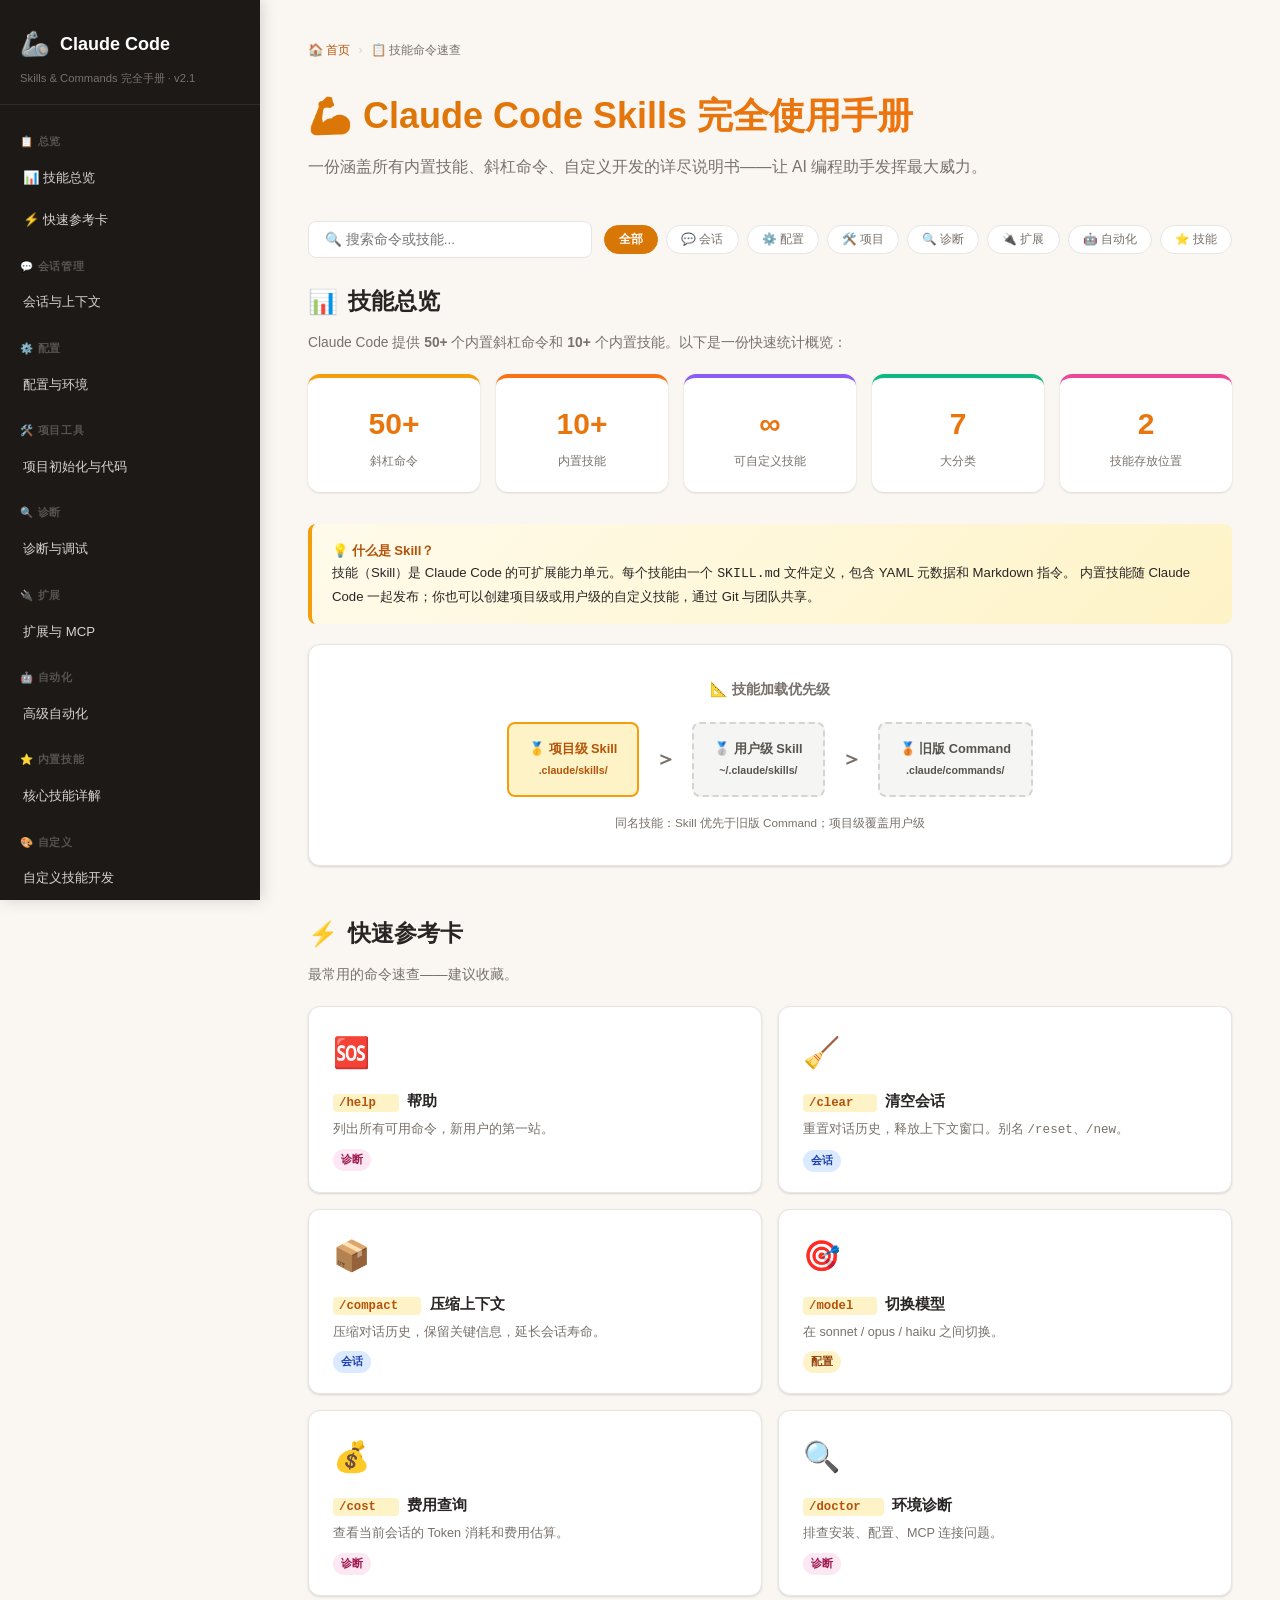
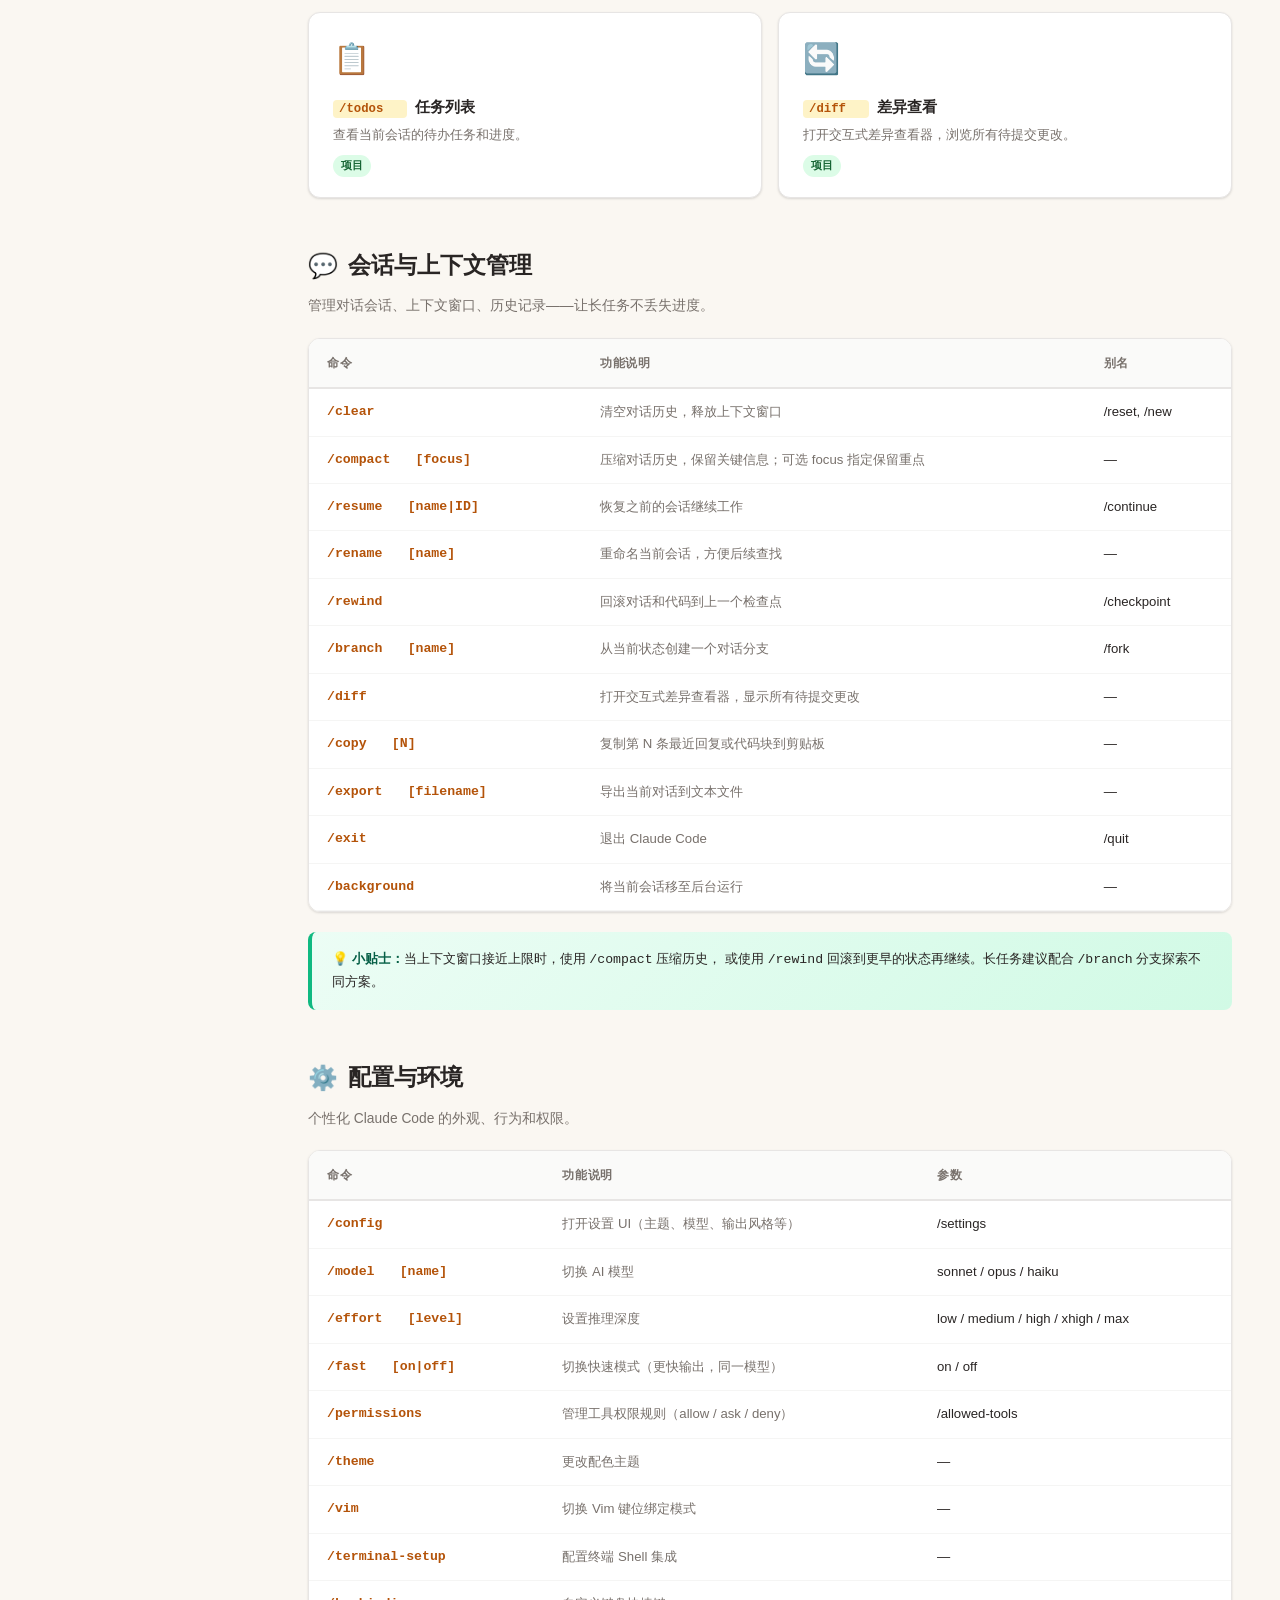
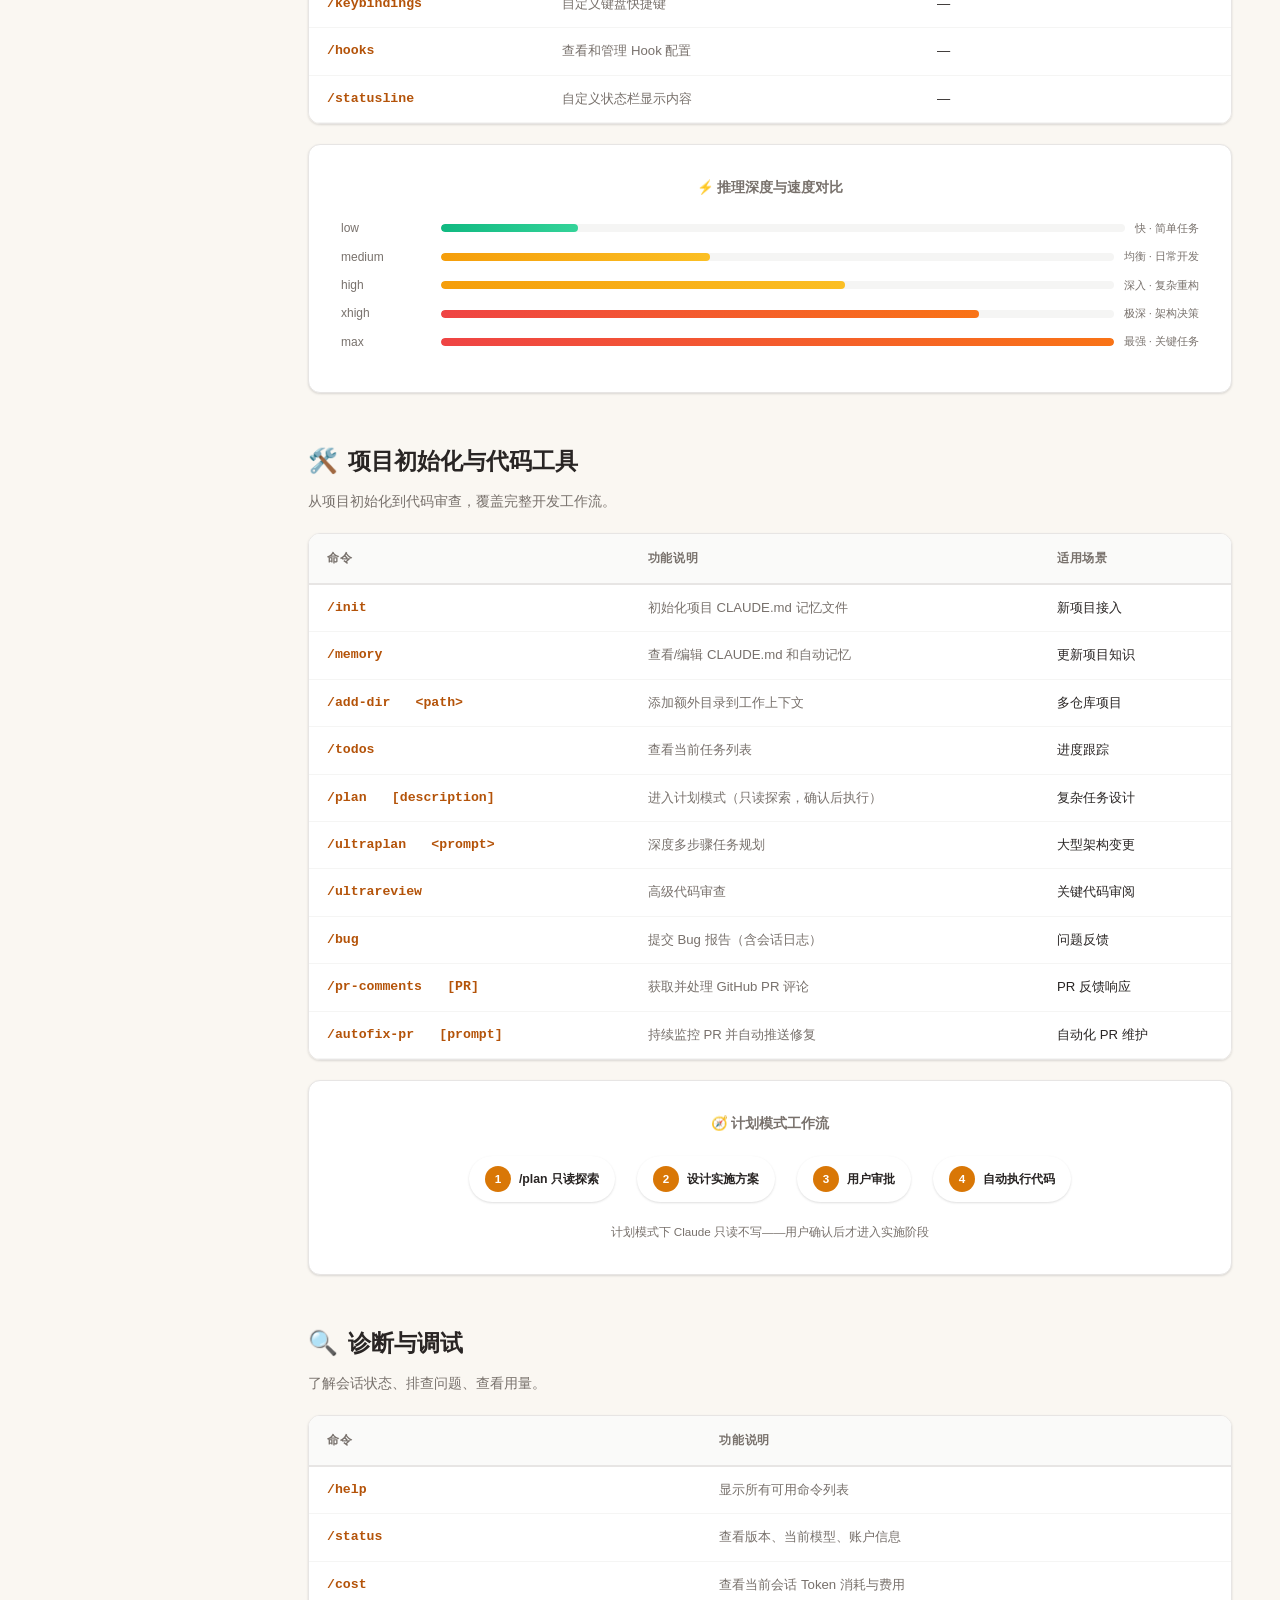
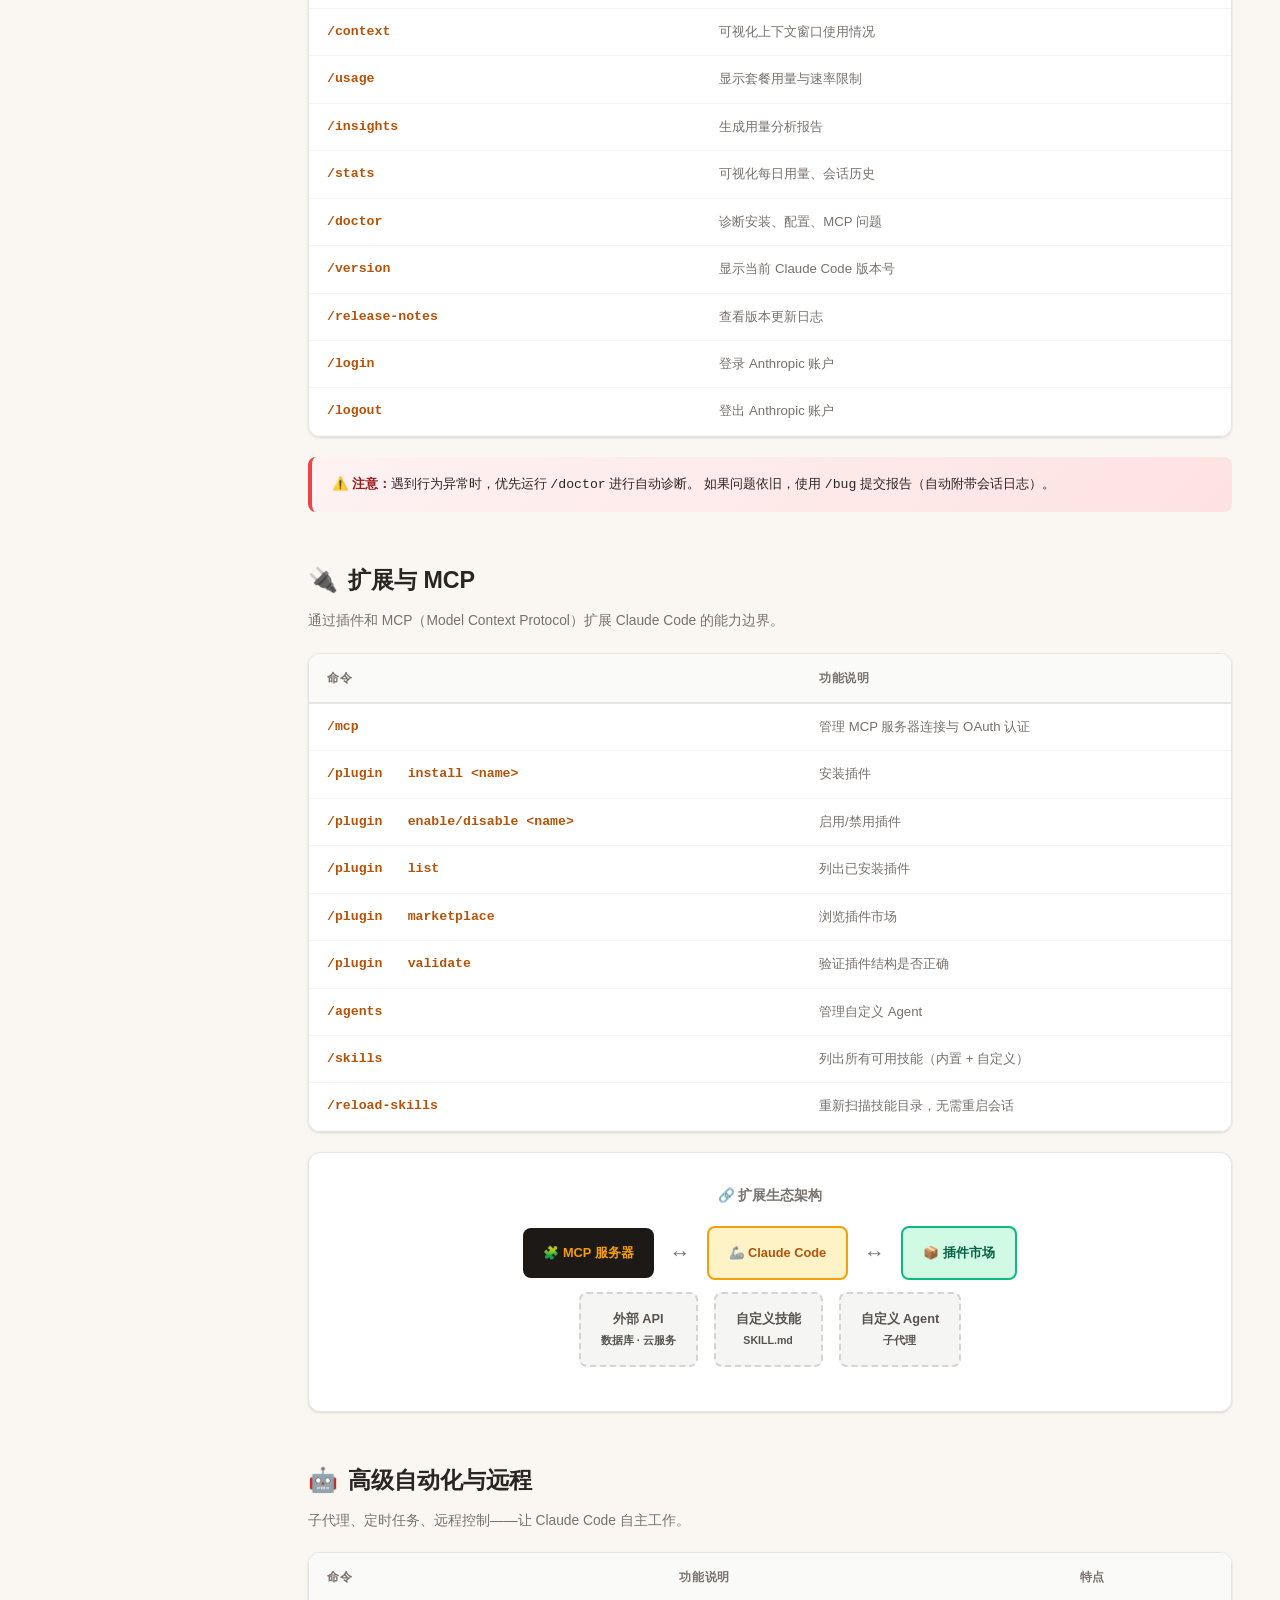
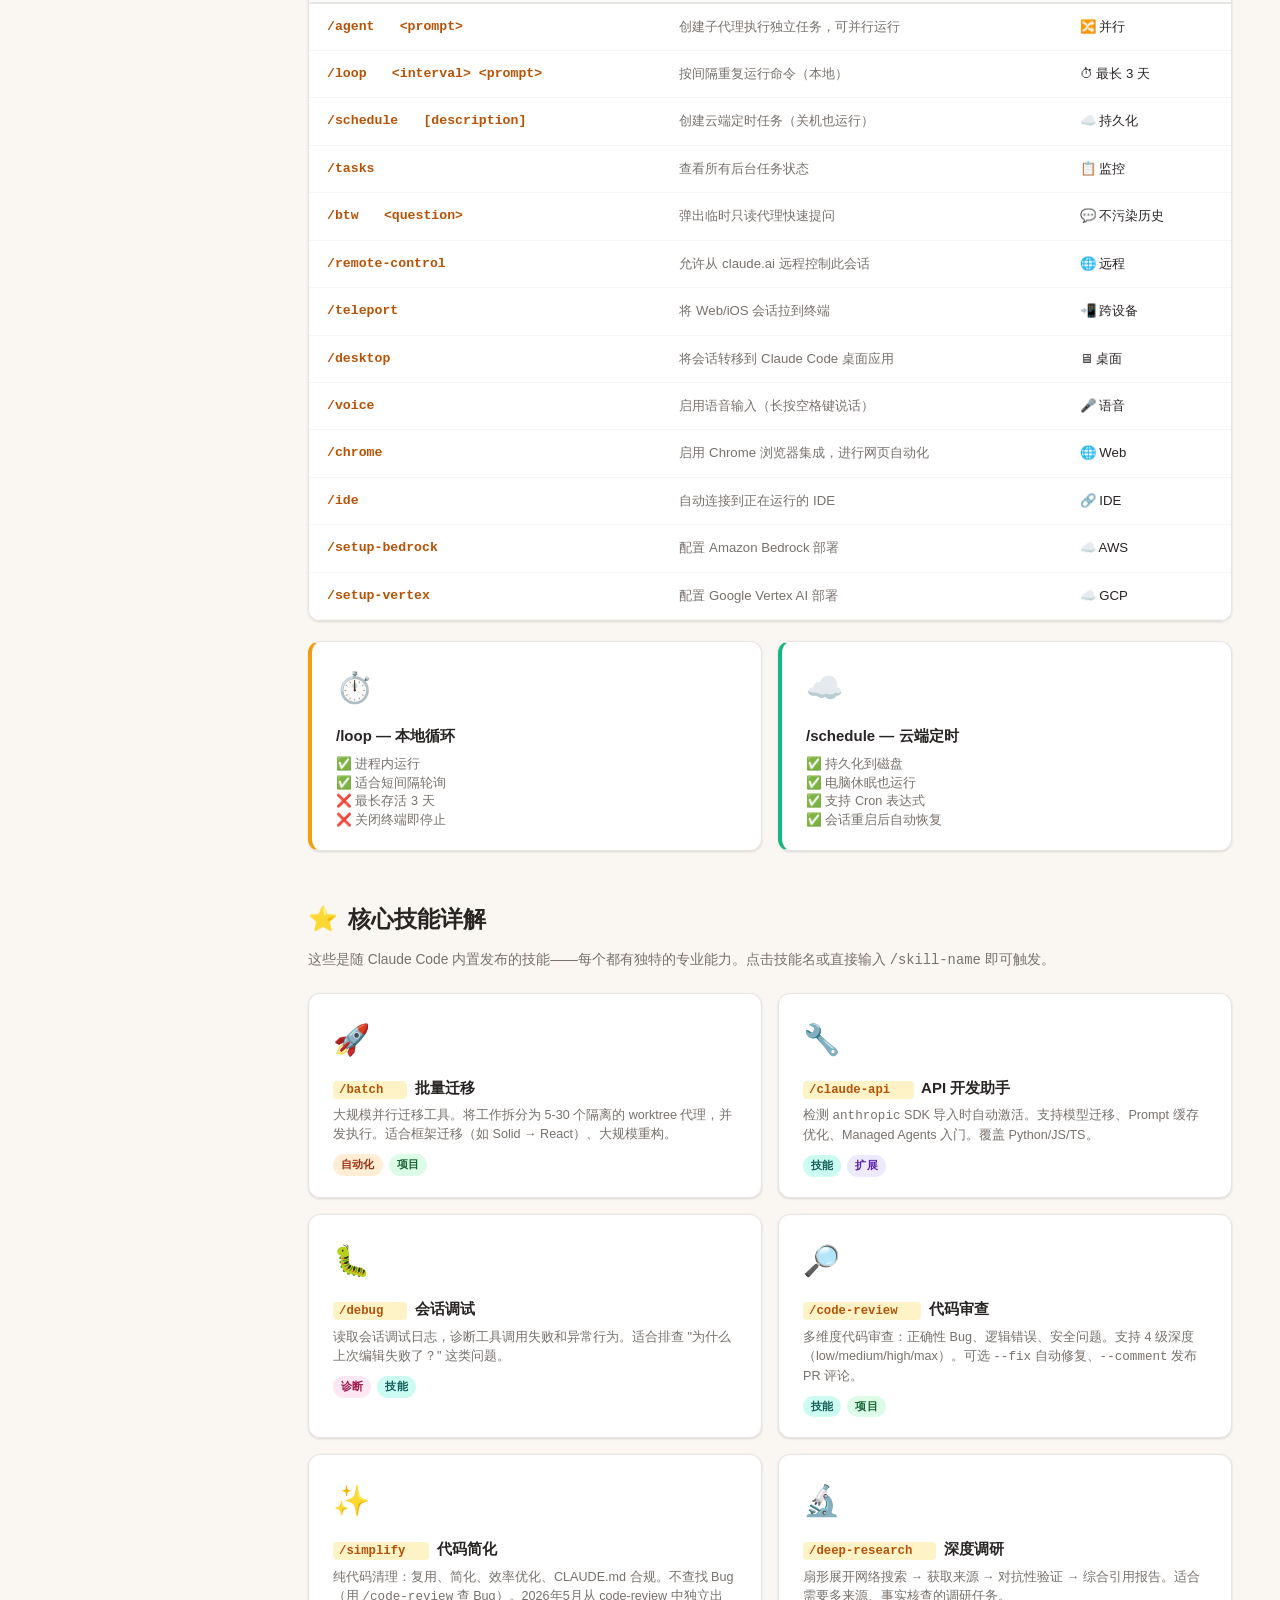
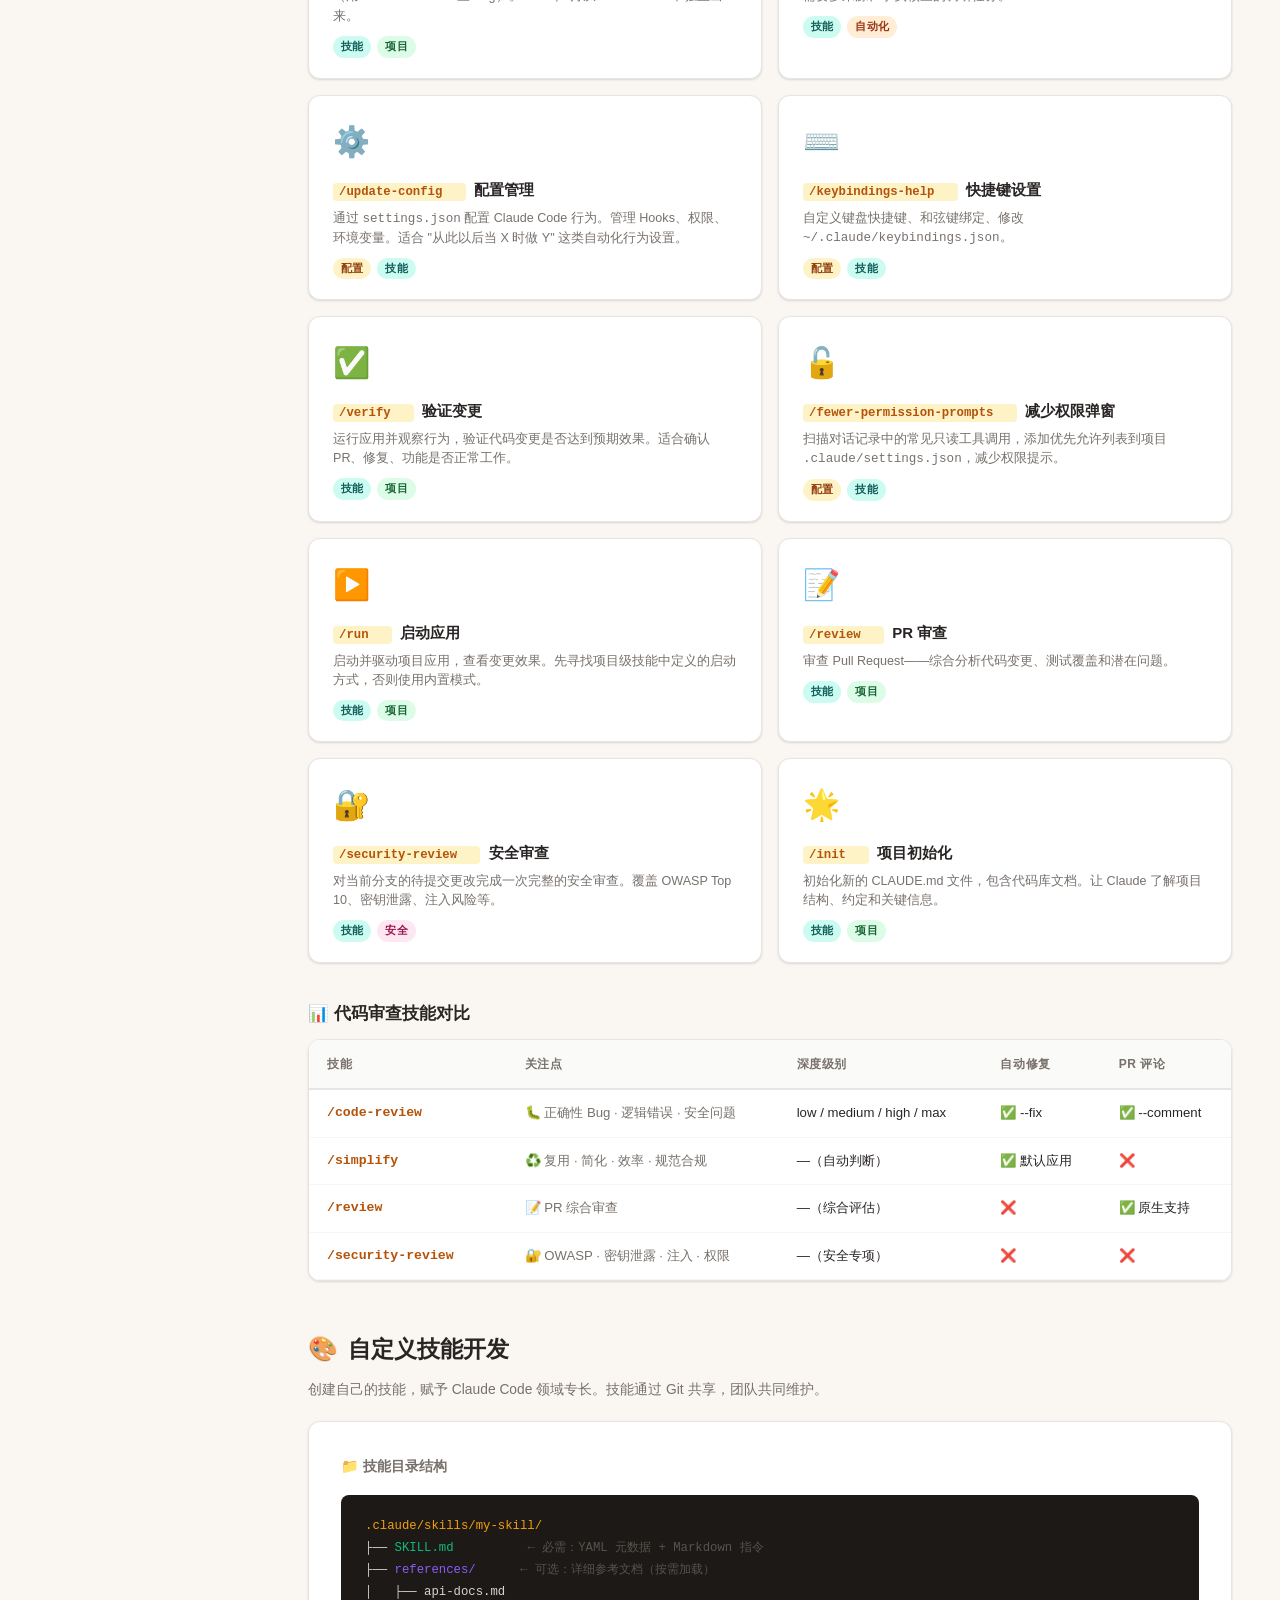
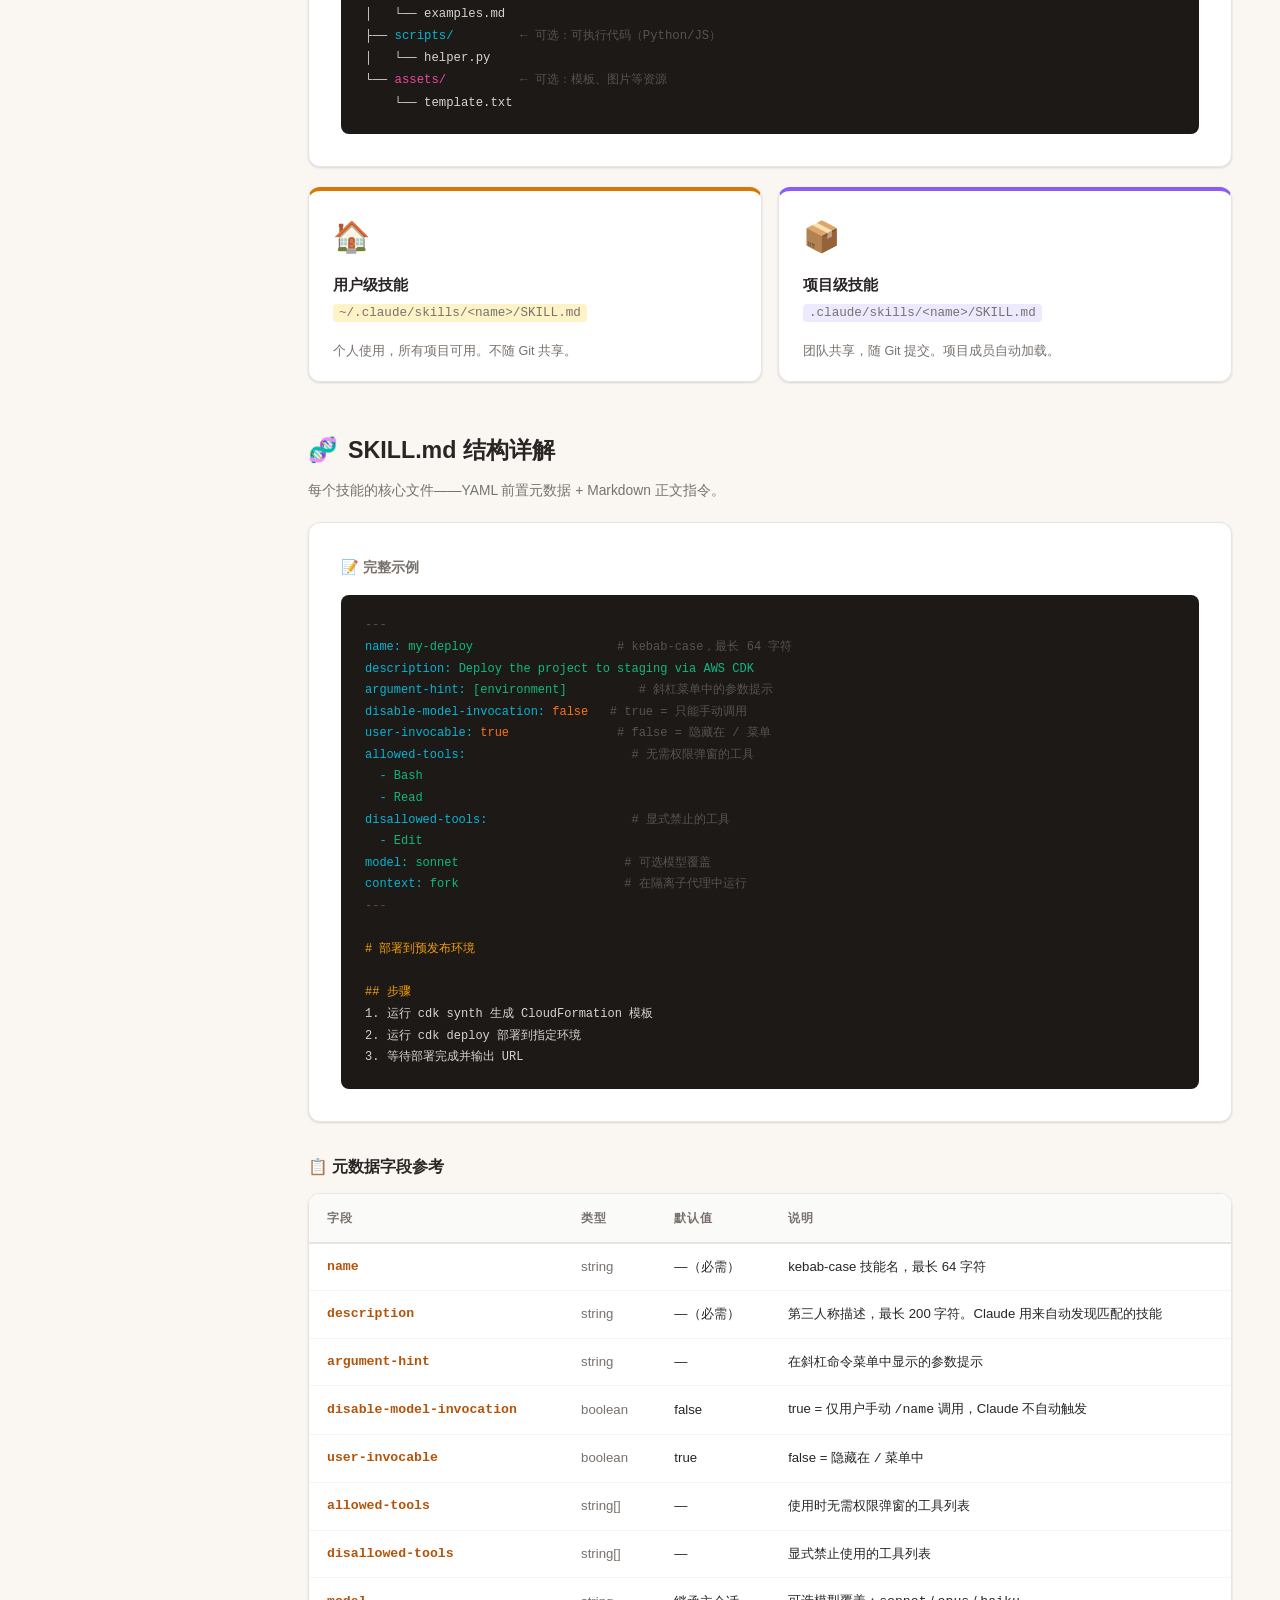
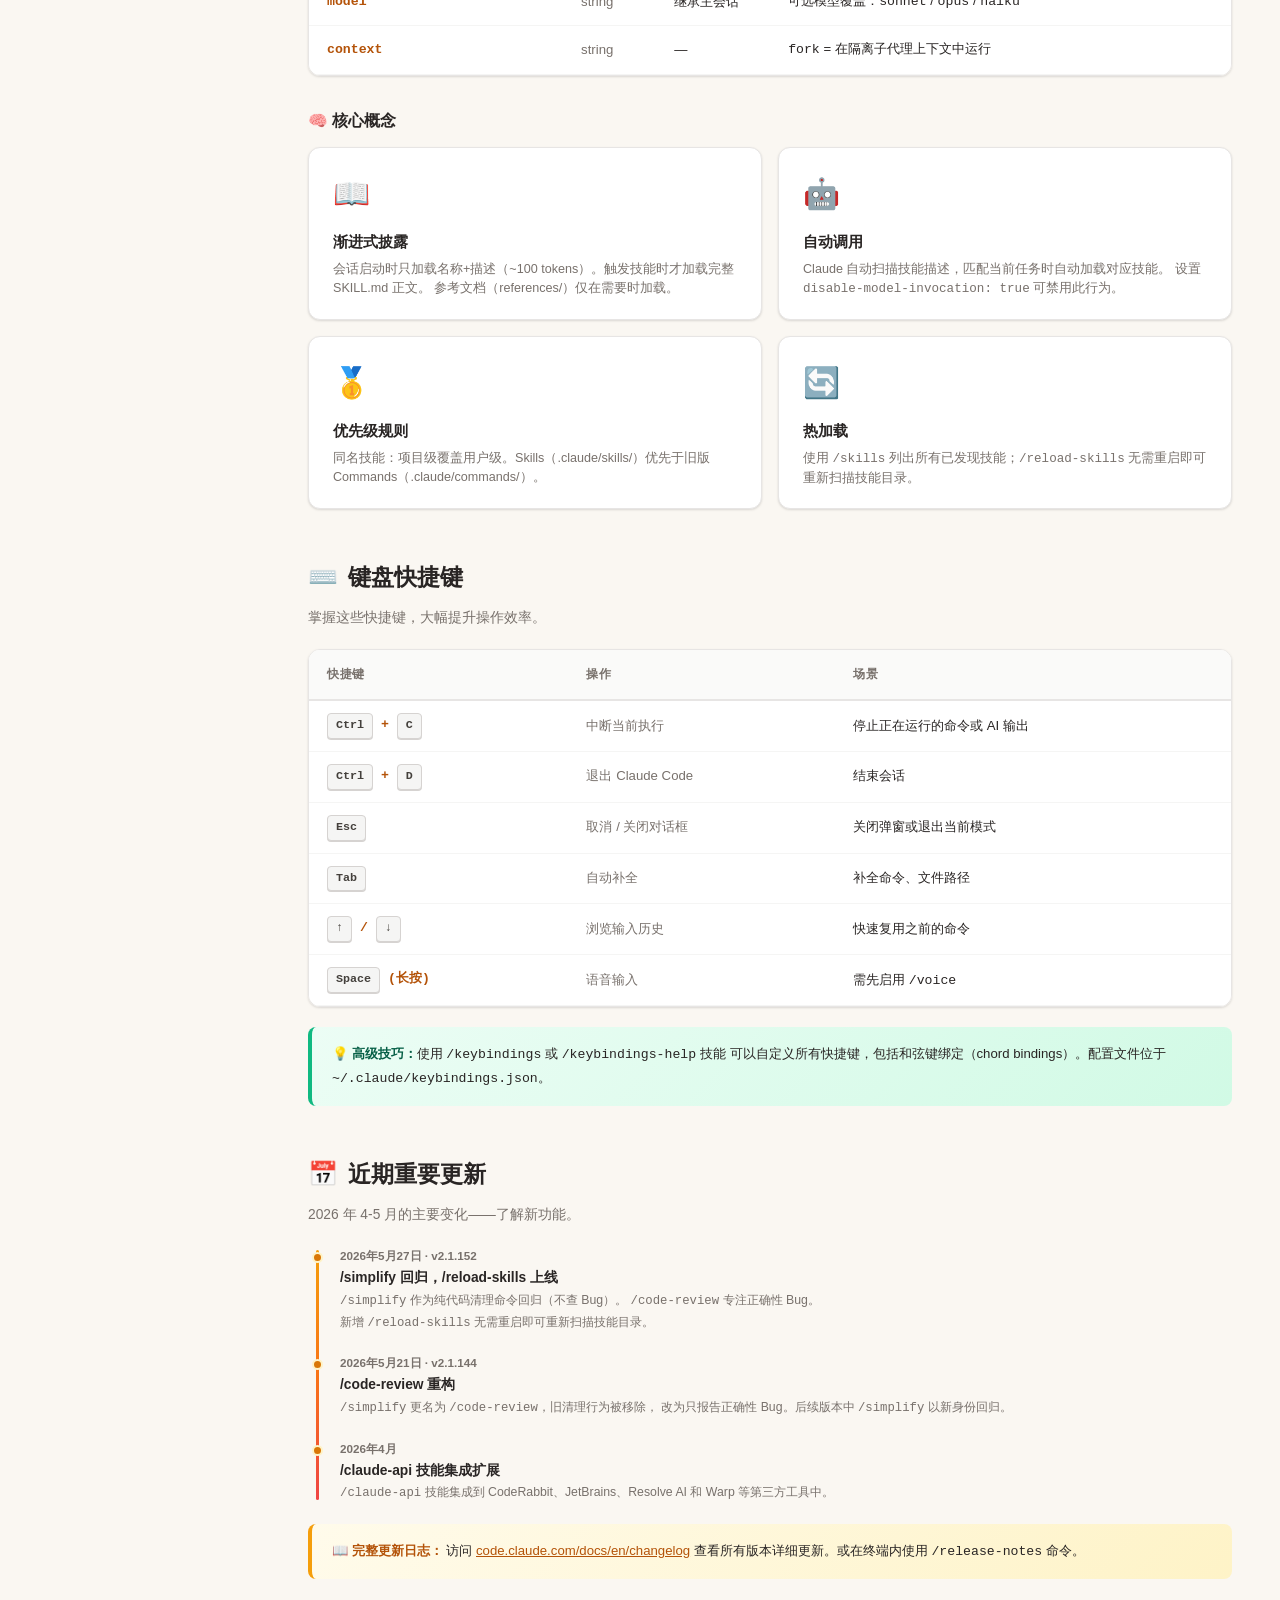
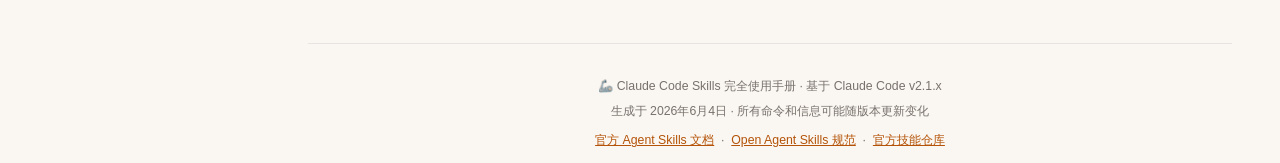
<file: manuals/skills-manual.html>
<!DOCTYPE html>
<html lang="zh-CN">
<head>
<meta charset="UTF-8">
<meta name="viewport" content="width=device-width, initial-scale=1.0">
<title>技能命令速查 — Claude Code 使用说明书</title>
<link rel="stylesheet" href="../assets/style.css">
</head>
<body>

<!-- ==================== SIDEBAR ==================== -->
<aside class="sidebar">
  <div class="sidebar-header">
    <div class="logo">
      <span class="icon">🦾</span> Claude Code
    </div>
    <div class="version">Skills &amp; Commands 完全手册 · v2.1</div>
  </div>
  <nav class="sidebar-nav">
    <div class="nav-section">📋 总览</div>
    <a href="#overview" class="active">📊 技能总览</a>
    <a href="#quick-ref">⚡ 快速参考卡</a>

    <div class="nav-section">💬 会话管理</div>
    <a href="#session">会话与上下文</a>

    <div class="nav-section">⚙️ 配置</div>
    <a href="#config">配置与环境</a>

    <div class="nav-section">🛠️ 项目工具</div>
    <a href="#project">项目初始化与代码</a>

    <div class="nav-section">🔍 诊断</div>
    <a href="#debug">诊断与调试</a>

    <div class="nav-section">🔌 扩展</div>
    <a href="#extensions">扩展与 MCP</a>

    <div class="nav-section">🤖 自动化</div>
    <a href="#automation">高级自动化</a>

    <div class="nav-section">⭐ 内置技能</div>
    <a href="#builtin-skills">核心技能详解</a>

    <div class="nav-section">🎨 自定义</div>
    <a href="#custom-skills">自定义技能开发</a>
    <a href="#skill-anatomy">SKILL.md 结构</a>

    <div class="nav-section">⌨️ 快捷键</div>
    <a href="#shortcuts">键盘快捷键</a>

    <div class="nav-section">📅 更新日志</div>
    <a href="#changelog">最近更新</a>
  </nav>
  <div class="sidebar-footer">
    <a href="../index.html" style="color:#a8a29e;text-decoration:none;">🏠 返回首页</a><br>
    📖 基于 Claude Code v2.1.x · 2026年6月
  </div>
</aside>

<!-- ==================== MAIN ==================== -->
<main class="main">

  <!-- Breadcrumb -->
  <nav class="breadcrumb">
    <a href="../index.html">🏠 首页</a> <span class="sep">›</span>
    <span>📋 技能命令速查</span>
  </nav>

  <!-- Title -->
  <h1>🦾 Claude Code Skills 完全使用手册</h1>
  <p class="subtitle">一份涵盖所有内置技能、斜杠命令、自定义开发的详尽说明书——让 AI 编程助手发挥最大威力。</p>

  <!-- ========== OVERVIEW ========== -->
  
  <!-- Search Bar -->
  <div class="search-bar">
    <input type="text" id="searchInput" placeholder="🔍 搜索命令或技能..." autocomplete="off">
    <div class="filter-tags">
      <button class="filter-tag active" data-filter="all">全部</button>
      <button class="filter-tag" data-filter="session">💬 会话</button>
      <button class="filter-tag" data-filter="config">⚙️ 配置</button>
      <button class="filter-tag" data-filter="project">🛠️ 项目</button>
      <button class="filter-tag" data-filter="debug">🔍 诊断</button>
      <button class="filter-tag" data-filter="ext">🔌 扩展</button>
      <button class="filter-tag" data-filter="auto">🤖 自动化</button>
      <button class="filter-tag" data-filter="skill">⭐ 技能</button>
    </div>
  </div>
  <div id="noResults" class="no-results hidden">未找到匹配结果</div>

  <section id="overview">
    <h2><span class="emoji">📊</span> 技能总览</h2>
    <p class="section-desc">Claude Code 提供 <strong>50+</strong> 个内置斜杠命令和 <strong>10+</strong> 个内置技能。以下是一份快速统计概览：</p>

    <div class="stats-row">
      <div class="stat-card" style="border-top-color: #f59e0b;">
        <div class="stat-num">50+</div>
        <div class="stat-label">斜杠命令</div>
      </div>
      <div class="stat-card" style="border-top-color: #f97316;">
        <div class="stat-num">10+</div>
        <div class="stat-label">内置技能</div>
      </div>
      <div class="stat-card" style="border-top-color: #8b5cf6;">
        <div class="stat-num">∞</div>
        <div class="stat-label">可自定义技能</div>
      </div>
      <div class="stat-card" style="border-top-color: #10b981;">
        <div class="stat-num">7</div>
        <div class="stat-label">大分类</div>
      </div>
      <div class="stat-card" style="border-top-color: #ec4899;">
        <div class="stat-num">2</div>
        <div class="stat-label">技能存放位置</div>
      </div>
    </div>

    <div class="info-box">
      <strong>💡 什么是 Skill？</strong><br>
      技能（Skill）是 Claude Code 的可扩展能力单元。每个技能由一个 <code>SKILL.md</code> 文件定义，包含 YAML 元数据和 Markdown 指令。
      内置技能随 Claude Code 一起发布；你也可以创建项目级或用户级的自定义技能，通过 Git 与团队共享。
    </div>

    <!-- Skill priority diagram -->
    <div class="arch-diagram">
      <h3 style="text-align:center;margin-bottom:20px;font-size:.95rem;color:#78716c;">📐 技能加载优先级</h3>
      <div class="arch-row">
        <div class="arch-box primary">🥇 项目级 Skill<br><small>.claude/skills/</small></div>
        <div class="arch-arrow">＞</div>
        <div class="arch-box secondary">🥈 用户级 Skill<br><small>~/.claude/skills/</small></div>
        <div class="arch-arrow">＞</div>
        <div class="arch-box secondary">🥉 旧版 Command<br><small>.claude/commands/</small></div>
      </div>
      <p style="text-align:center;font-size:.78rem;color:var(--text-muted);margin-top:16px;">
        同名技能：Skill 优先于旧版 Command；项目级覆盖用户级
      </p>
    </div>
  </section>

  <!-- ========== QUICK REFERENCE ========== -->
  <section id="quick-ref">
    <h2><span class="emoji">⚡</span> 快速参考卡</h2>
    <p class="section-desc">最常用的命令速查——建议收藏。</p>

    <div class="cards">
      <div class="card" data-search="/help 帮助 列出所有可用命令，新用户的第一站。">
        <div class="card-icon">🆘</div>
        <div class="card-name"><span class="slash cmd-clickable" data-cmd="help">/help</span> 帮助</div>
        <div class="card-desc">列出所有可用命令，新用户的第一站。</div>
        <div class="card-tags"><span class="tag tag-debug">诊断</span></div>
      </div>
      <div class="card">
        <div class="card-icon">🧹</div>
        <div class="card-name"><span class="slash cmd-clickable" data-cmd="clear">/clear</span> 清空会话</div>
        <div class="card-desc">重置对话历史，释放上下文窗口。别名 <code>/reset</code>、<code>/new</code>。</div>
        <div class="card-tags"><span class="tag tag-session">会话</span></div>
      </div>
      <div class="card">
        <div class="card-icon">📦</div>
        <div class="card-name"><span class="slash cmd-clickable" data-cmd="compact">/compact</span> 压缩上下文</div>
        <div class="card-desc">压缩对话历史，保留关键信息，延长会话寿命。</div>
        <div class="card-tags"><span class="tag tag-session">会话</span></div>
      </div>
      <div class="card">
        <div class="card-icon">🎯</div>
        <div class="card-name"><span class="slash cmd-clickable" data-cmd="model">/model</span> 切换模型</div>
        <div class="card-desc">在 sonnet / opus / haiku 之间切换。</div>
        <div class="card-tags"><span class="tag tag-config">配置</span></div>
      </div>
      <div class="card">
        <div class="card-icon">💰</div>
        <div class="card-name"><span class="slash cmd-clickable" data-cmd="cost">/cost</span> 费用查询</div>
        <div class="card-desc">查看当前会话的 Token 消耗和费用估算。</div>
        <div class="card-tags"><span class="tag tag-debug">诊断</span></div>
      </div>
      <div class="card">
        <div class="card-icon">🔍</div>
        <div class="card-name"><span class="slash cmd-clickable" data-cmd="doctor">/doctor</span> 环境诊断</div>
        <div class="card-desc">排查安装、配置、MCP 连接问题。</div>
        <div class="card-tags"><span class="tag tag-debug">诊断</span></div>
      </div>
      <div class="card">
        <div class="card-icon">📋</div>
        <div class="card-name"><span class="slash cmd-clickable" data-cmd="todos">/todos</span> 任务列表</div>
        <div class="card-desc">查看当前会话的待办任务和进度。</div>
        <div class="card-tags"><span class="tag tag-project">项目</span></div>
      </div>
      <div class="card">
        <div class="card-icon">🔄</div>
        <div class="card-name"><span class="slash cmd-clickable" data-cmd="diff">/diff</span> 差异查看</div>
        <div class="card-desc">打开交互式差异查看器，浏览所有待提交更改。</div>
        <div class="card-tags"><span class="tag tag-project">项目</span></div>
      </div>
    </div>
  </section>

  <!-- ========== SESSION MANAGEMENT ========== -->
  <section id="session">
    <h2><span class="emoji">💬</span> 会话与上下文管理</h2>
    <p class="section-desc">管理对话会话、上下文窗口、历史记录——让长任务不丢失进度。</p>

    <div class="cmd-table-wrap">
      <table>
        <thead><tr><th>命令</th><th>功能说明</th><th>别名</th></tr></thead>
        <tbody>
          <tr data-category="session" data-search="/clear 清空对话历史，释放上下文窗口">
          <td><span class="cmd-clickable" data-cmd="clear">/clear</span></td>
          <td>清空对话历史，释放上下文窗口</td><td>/reset, /new</td></tr>
          <tr data-category="session" data-search="/compact [focus] 压缩对话历史，保留关键信息；可选 focus 指定保留重点">
          <td><span class="cmd-clickable" data-cmd="compact">/compact</span> [focus]</td>
          <td>压缩对话历史，保留关键信息；可选 focus 指定保留重点</td><td>—</td></tr>
          <tr data-category="session" data-search="/resume [name|ID] 恢复之前的会话继续工作">
          <td><span class="cmd-clickable" data-cmd="resume">/resume</span> [name|ID]</td>
          <td>恢复之前的会话继续工作</td><td>/continue</td></tr>
          <tr data-category="session" data-search="/rename [name] 重命名当前会话，方便后续查找">
          <td><span class="cmd-clickable" data-cmd="rename">/rename</span> [name]</td>
          <td>重命名当前会话，方便后续查找</td><td>—</td></tr>
          <tr data-category="session" data-search="/rewind 回滚对话和代码到上一个检查点">
          <td><span class="cmd-clickable" data-cmd="rewind">/rewind</span></td>
          <td>回滚对话和代码到上一个检查点</td><td>/checkpoint</td></tr>
          <tr data-category="session" data-search="/branch [name] 从当前状态创建一个对话分支">
          <td><span class="cmd-clickable" data-cmd="branch">/branch</span> [name]</td>
          <td>从当前状态创建一个对话分支</td><td>/fork</td></tr>
          <tr data-category="session" data-search="/diff 打开交互式差异查看器，显示所有待提交更改">
          <td><span class="cmd-clickable" data-cmd="diff">/diff</span></td>
          <td>打开交互式差异查看器，显示所有待提交更改</td><td>—</td></tr>
          <tr data-category="session" data-search="/copy [N] 复制第 N 条最近回复或代码块到剪贴板">
          <td><span class="cmd-clickable" data-cmd="copy">/copy</span> [N]</td>
          <td>复制第 N 条最近回复或代码块到剪贴板</td><td>—</td></tr>
          <tr data-category="session" data-search="/export [filename] 导出当前对话到文本文件">
          <td><span class="cmd-clickable" data-cmd="export">/export</span> [filename]</td>
          <td>导出当前对话到文本文件</td><td>—</td></tr>
          <tr data-category="session" data-search="/exit 退出 Claude Code">
          <td><span class="cmd-clickable" data-cmd="exit">/exit</span></td>
          <td>退出 Claude Code</td><td>/quit</td></tr>
          <tr data-category="session" data-search="/background 将当前会话移至后台运行">
          <td><span class="cmd-clickable" data-cmd="background">/background</span></td>
          <td>将当前会话移至后台运行</td><td>—</td></tr>
        </tbody>
      </table>
    </div>

    <div class="info-box tip">
      <strong>💡 小贴士：</strong>当上下文窗口接近上限时，使用 <code>/compact</code> 压缩历史，
      或使用 <code>/rewind</code> 回滚到更早的状态再继续。长任务建议配合 <code>/branch</code> 分支探索不同方案。
    </div>
  </section>

  <!-- ========== CONFIGURATION ========== -->
  <section id="config">
    <h2><span class="emoji">⚙️</span> 配置与环境</h2>
    <p class="section-desc">个性化 Claude Code 的外观、行为和权限。</p>

    <div class="cmd-table-wrap">
      <table>
        <thead><tr><th>命令</th><th>功能说明</th><th>参数</th></tr></thead>
        <tbody>
          <tr data-category="config" data-search="/config 打开设置 UI（主题、模型、输出风格等）">
          <td><span class="cmd-clickable" data-cmd="config">/config</span></td>
          <td>打开设置 UI（主题、模型、输出风格等）</td><td>/settings</td></tr>
          <tr data-category="config" data-search="/model [name] 切换 AI 模型">
          <td><span class="cmd-clickable" data-cmd="model">/model</span> [name]</td>
          <td>切换 AI 模型</td><td>sonnet / opus / haiku</td></tr>
          <tr data-category="config" data-search="/effort [level] 设置推理深度">
          <td><span class="cmd-clickable" data-cmd="effort">/effort</span> [level]</td>
          <td>设置推理深度</td><td>low / medium / high / xhigh / max</td></tr>
          <tr data-category="config" data-search="/fast [on|off] 切换快速模式（更快输出，同一模型）">
          <td><span class="cmd-clickable" data-cmd="fast">/fast</span> [on|off]</td>
          <td>切换快速模式（更快输出，同一模型）</td><td>on / off</td></tr>
          <tr data-category="config" data-search="/permissions 管理工具权限规则（allow / ask / deny）">
          <td><span class="cmd-clickable" data-cmd="permissions">/permissions</span></td>
          <td>管理工具权限规则（allow / ask / deny）</td><td>/allowed-tools</td></tr>
          <tr data-category="config" data-search="/theme 更改配色主题">
          <td><span class="cmd-clickable" data-cmd="theme">/theme</span></td>
          <td>更改配色主题</td><td>—</td></tr>
          <tr data-category="config" data-search="/vim 切换 Vim 键位绑定模式">
          <td><span class="cmd-clickable" data-cmd="vim">/vim</span></td>
          <td>切换 Vim 键位绑定模式</td><td>—</td></tr>
          <tr data-category="config" data-search="/terminal-setup 配置终端 Shell 集成">
          <td><span class="cmd-clickable" data-cmd="terminal-setup">/terminal-setup</span></td>
          <td>配置终端 Shell 集成</td><td>—</td></tr>
          <tr data-category="config" data-search="/keybindings 自定义键盘快捷键">
          <td><span class="cmd-clickable" data-cmd="keybindings">/keybindings</span></td>
          <td>自定义键盘快捷键</td><td>—</td></tr>
          <tr data-category="config" data-search="/hooks 查看和管理 Hook 配置">
          <td><span class="cmd-clickable" data-cmd="hooks">/hooks</span></td>
          <td>查看和管理 Hook 配置</td><td>—</td></tr>
          <tr data-category="config" data-search="/statusline 自定义状态栏显示内容">
          <td><span class="cmd-clickable" data-cmd="statusline">/statusline</span></td>
          <td>自定义状态栏显示内容</td><td>—</td></tr>
        </tbody>
      </table>
    </div>

    <div class="arch-diagram" style="margin-top:20px;">
      <h3 style="text-align:center;margin-bottom:18px;font-size:.9rem;color:#78716c;">⚡ 推理深度与速度对比</h3>
      <div class="priority-bar">
        <span class="bar-label">low</span>
        <div class="bar-track"><div class="bar-fill low" style="width:20%"></div></div>
        <span style="font-size:.75rem;color:var(--text-muted);">快 · 简单任务</span>
      </div>
      <div class="priority-bar">
        <span class="bar-label">medium</span>
        <div class="bar-track"><div class="bar-fill med" style="width:40%"></div></div>
        <span style="font-size:.75rem;color:var(--text-muted);">均衡 · 日常开发</span>
      </div>
      <div class="priority-bar">
        <span class="bar-label">high</span>
        <div class="bar-track"><div class="bar-fill med" style="width:60%"></div></div>
        <span style="font-size:.75rem;color:var(--text-muted);">深入 · 复杂重构</span>
      </div>
      <div class="priority-bar">
        <span class="bar-label">xhigh</span>
        <div class="bar-track"><div class="bar-fill high" style="width:80%"></div></div>
        <span style="font-size:.75rem;color:var(--text-muted);">极深 · 架构决策</span>
      </div>
      <div class="priority-bar">
        <span class="bar-label">max</span>
        <div class="bar-track"><div class="bar-fill high" style="width:100%"></div></div>
        <span style="font-size:.75rem;color:var(--text-muted);">最强 · 关键任务</span>
      </div>
    </div>
  </section>

  <!-- ========== PROJECT TOOLS ========== -->
  <section id="project">
    <h2><span class="emoji">🛠️</span> 项目初始化与代码工具</h2>
    <p class="section-desc">从项目初始化到代码审查，覆盖完整开发工作流。</p>

    <div class="cmd-table-wrap">
      <table>
        <thead><tr><th>命令</th><th>功能说明</th><th>适用场景</th></tr></thead>
        <tbody>
          <tr data-category="project" data-search="/init 初始化项目 CLAUDE.md 记忆文件">
          <td><span class="cmd-clickable" data-cmd="init">/init</span></td>
          <td>初始化项目 CLAUDE.md 记忆文件</td><td>新项目接入</td></tr>
          <tr data-category="project" data-search="/memory 查看/编辑 CLAUDE.md 和自动记忆">
          <td><span class="cmd-clickable" data-cmd="memory">/memory</span></td>
          <td>查看/编辑 CLAUDE.md 和自动记忆</td><td>更新项目知识</td></tr>
          <tr data-category="project" data-search="/add-dir &lt;path&gt; 添加额外目录到工作上下文">
          <td><span class="cmd-clickable" data-cmd="add-dir">/add-dir</span> &lt;path&gt;</td>
          <td>添加额外目录到工作上下文</td><td>多仓库项目</td></tr>
          <tr data-category="project" data-search="/todos 查看当前任务列表">
          <td><span class="cmd-clickable" data-cmd="todos">/todos</span></td>
          <td>查看当前任务列表</td><td>进度跟踪</td></tr>
          <tr data-category="project" data-search="/plan [description] 进入计划模式（只读探索，确认后执行）">
          <td><span class="cmd-clickable" data-cmd="plan">/plan</span> [description]</td>
          <td>进入计划模式（只读探索，确认后执行）</td><td>复杂任务设计</td></tr>
          <tr data-category="project" data-search="/ultraplan &lt;prompt&gt; 深度多步骤任务规划">
          <td><span class="cmd-clickable" data-cmd="ultraplan">/ultraplan</span> &lt;prompt&gt;</td>
          <td>深度多步骤任务规划</td><td>大型架构变更</td></tr>
          <tr data-category="project" data-search="/ultrareview 高级代码审查">
          <td><span class="cmd-clickable" data-cmd="ultrareview">/ultrareview</span></td>
          <td>高级代码审查</td><td>关键代码审阅</td></tr>
          <tr data-category="project" data-search="/bug 提交 Bug 报告（含会话日志）">
          <td><span class="cmd-clickable" data-cmd="bug">/bug</span></td>
          <td>提交 Bug 报告（含会话日志）</td><td>问题反馈</td></tr>
          <tr data-category="project" data-search="/pr-comments [PR] 获取并处理 GitHub PR 评论">
          <td><span class="cmd-clickable" data-cmd="pr-comments">/pr-comments</span> [PR]</td>
          <td>获取并处理 GitHub PR 评论</td><td>PR 反馈响应</td></tr>
          <tr data-category="project" data-search="/autofix-pr [prompt] 持续监控 PR 并自动推送修复">
          <td><span class="cmd-clickable" data-cmd="autofix-pr">/autofix-pr</span> [prompt]</td>
          <td>持续监控 PR 并自动推送修复</td><td>自动化 PR 维护</td></tr>
        </tbody>
      </table>
    </div>

    <!-- Plan mode workflow -->
    <div class="arch-diagram" style="margin-top:20px;">
      <h3 style="text-align:center;margin-bottom:18px;font-size:.9rem;color:#78716c;">🧭 计划模式工作流</h3>
      <div class="flow-steps">
        <div class="flow-step"><span class="step-num">1</span> /plan 只读探索</div>
        <div class="flow-connector"></div>
        <div class="flow-step"><span class="step-num">2</span> 设计实施方案</div>
        <div class="flow-connector"></div>
        <div class="flow-step"><span class="step-num">3</span> 用户审批</div>
        <div class="flow-connector"></div>
        <div class="flow-step"><span class="step-num">4</span> 自动执行代码</div>
      </div>
      <p style="text-align:center;font-size:.78rem;color:var(--text-muted);margin-top:14px;">
        计划模式下 Claude 只读不写——用户确认后才进入实施阶段
      </p>
    </div>
  </section>

  <!-- ========== DIAGNOSTICS ========== -->
  <section id="debug">
    <h2><span class="emoji">🔍</span> 诊断与调试</h2>
    <p class="section-desc">了解会话状态、排查问题、查看用量。</p>

    <div class="cmd-table-wrap">
      <table>
        <thead><tr><th>命令</th><th>功能说明</th></tr></thead>
        <tbody>
          <tr data-category="debug" data-search="/help 显示所有可用命令列表">
          <td><span class="cmd-clickable" data-cmd="help">/help</span></td>
          <td>显示所有可用命令列表</td></tr>
          <tr data-category="debug" data-search="/status 查看版本、当前模型、账户信息">
          <td><span class="cmd-clickable" data-cmd="status">/status</span></td>
          <td>查看版本、当前模型、账户信息</td></tr>
          <tr data-category="debug" data-search="/cost 查看当前会话 Token 消耗与费用">
          <td><span class="cmd-clickable" data-cmd="cost">/cost</span></td>
          <td>查看当前会话 Token 消耗与费用</td></tr>
          <tr data-category="debug" data-search="/context 可视化上下文窗口使用情况">
          <td><span class="cmd-clickable" data-cmd="context">/context</span></td>
          <td>可视化上下文窗口使用情况</td></tr>
          <tr data-category="debug" data-search="/usage 显示套餐用量与速率限制">
          <td><span class="cmd-clickable" data-cmd="usage">/usage</span></td>
          <td>显示套餐用量与速率限制</td></tr>
          <tr data-category="debug" data-search="/insights 生成用量分析报告">
          <td><span class="cmd-clickable" data-cmd="insights">/insights</span></td>
          <td>生成用量分析报告</td></tr>
          <tr data-category="debug" data-search="/stats 可视化每日用量、会话历史">
          <td><span class="cmd-clickable" data-cmd="stats">/stats</span></td>
          <td>可视化每日用量、会话历史</td></tr>
          <tr data-category="debug" data-search="/doctor 诊断安装、配置、MCP 问题">
          <td><span class="cmd-clickable" data-cmd="doctor">/doctor</span></td>
          <td>诊断安装、配置、MCP 问题</td></tr>
          <tr data-category="debug" data-search="/version 显示当前 Claude Code 版本号">
          <td><span class="cmd-clickable" data-cmd="version">/version</span></td>
          <td>显示当前 Claude Code 版本号</td></tr>
          <tr data-category="debug" data-search="/release-notes 查看版本更新日志">
          <td><span class="cmd-clickable" data-cmd="release-notes">/release-notes</span></td>
          <td>查看版本更新日志</td></tr>
          <tr data-category="debug" data-search="/login 登录 Anthropic 账户">
          <td><span class="cmd-clickable" data-cmd="login">/login</span></td>
          <td>登录 Anthropic 账户</td></tr>
          <tr data-category="debug" data-search="/logout 登出 Anthropic 账户">
          <td><span class="cmd-clickable" data-cmd="logout">/logout</span></td>
          <td>登出 Anthropic 账户</td></tr>
        </tbody>
      </table>
    </div>

    <div class="info-box warn">
      <strong>⚠️ 注意：</strong>遇到行为异常时，优先运行 <code>/doctor</code> 进行自动诊断。
      如果问题依旧，使用 <code>/bug</code> 提交报告（自动附带会话日志）。
    </div>
  </section>

  <!-- ========== EXTENSIONS ========== -->
  <section id="extensions">
    <h2><span class="emoji">🔌</span> 扩展与 MCP</h2>
    <p class="section-desc">通过插件和 MCP（Model Context Protocol）扩展 Claude Code 的能力边界。</p>

    <div class="cmd-table-wrap">
      <table>
        <thead><tr><th>命令</th><th>功能说明</th></tr></thead>
        <tbody>
          <tr data-category="ext" data-search="/mcp 管理 MCP 服务器连接与 OAuth 认证">
          <td><span class="cmd-clickable" data-cmd="mcp">/mcp</span></td>
          <td>管理 MCP 服务器连接与 OAuth 认证</td></tr>
          <tr data-category="ext" data-search="/plugin install &lt;name&gt; 安装插件">
          <td><span class="cmd-clickable" data-cmd="plugin">/plugin</span> install &lt;name&gt;</td>
          <td>安装插件</td></tr>
          <tr data-category="ext" data-search="/plugin enable/disable &lt;name&gt; 启用/禁用插件">
          <td><span class="cmd-clickable" data-cmd="plugin">/plugin</span> enable/disable &lt;name&gt;</td>
          <td>启用/禁用插件</td></tr>
          <tr data-category="ext" data-search="/plugin list 列出已安装插件">
          <td><span class="cmd-clickable" data-cmd="plugin">/plugin</span> list</td>
          <td>列出已安装插件</td></tr>
          <tr data-category="ext" data-search="/plugin marketplace 浏览插件市场">
          <td><span class="cmd-clickable" data-cmd="plugin">/plugin</span> marketplace</td>
          <td>浏览插件市场</td></tr>
          <tr data-category="ext" data-search="/plugin validate 验证插件结构是否正确">
          <td><span class="cmd-clickable" data-cmd="plugin">/plugin</span> validate</td>
          <td>验证插件结构是否正确</td></tr>
          <tr data-category="ext" data-search="/agents 管理自定义 Agent">
          <td><span class="cmd-clickable" data-cmd="agents">/agents</span></td>
          <td>管理自定义 Agent</td></tr>
          <tr data-category="ext" data-search="/skills 列出所有可用技能（内置 + 自定义）">
          <td><span class="cmd-clickable" data-cmd="skills">/skills</span></td>
          <td>列出所有可用技能（内置 + 自定义）</td></tr>
          <tr data-category="ext" data-search="/reload-skills 重新扫描技能目录，无需重启会话">
          <td><span class="cmd-clickable" data-cmd="reload-skills">/reload-skills</span></td>
          <td>重新扫描技能目录，无需重启会话</td></tr>
        </tbody>
      </table>
    </div>

    <!-- Extension Architecture -->
    <div class="arch-diagram" style="margin-top:20px;">
      <h3 style="text-align:center;margin-bottom:18px;font-size:.9rem;color:#78716c;">🔗 扩展生态架构</h3>
      <div class="arch-row">
        <div class="arch-box dark">🧩 MCP 服务器</div>
        <div class="arch-arrow">↔</div>
        <div class="arch-box primary">🦾 Claude Code</div>
        <div class="arch-arrow">↔</div>
        <div class="arch-box green">📦 插件市场</div>
      </div>
      <div class="arch-row" style="margin-top:12px;">
        <div class="arch-box secondary">外部 API<br><small>数据库 · 云服务</small></div>
        <div class="arch-box secondary">自定义技能<br><small>SKILL.md</small></div>
        <div class="arch-box secondary">自定义 Agent<br><small>子代理</small></div>
      </div>
    </div>
  </section>

  <!-- ========== AUTOMATION ========== -->
  <section id="automation">
    <h2><span class="emoji">🤖</span> 高级自动化与远程</h2>
    <p class="section-desc">子代理、定时任务、远程控制——让 Claude Code 自主工作。</p>

    <div class="cmd-table-wrap">
      <table>
        <thead><tr><th>命令</th><th>功能说明</th><th>特点</th></tr></thead>
        <tbody>
          <tr data-category="auto" data-search="/agent &lt;prompt&gt; 创建子代理执行独立任务，可并行运行">
          <td><span class="cmd-clickable" data-cmd="agent">/agent</span> &lt;prompt&gt;</td>
          <td>创建子代理执行独立任务，可并行运行</td><td>🔀 并行</td></tr>
          <tr data-category="auto" data-search="/loop &lt;interval&gt; &lt;prompt&gt; 按间隔重复运行命令（本地）">
          <td><span class="cmd-clickable" data-cmd="loop">/loop</span> &lt;interval&gt; &lt;prompt&gt;</td>
          <td>按间隔重复运行命令（本地）</td><td>⏱ 最长 3 天</td></tr>
          <tr data-category="auto" data-search="/schedule [description] 创建云端定时任务（关机也运行）">
          <td><span class="cmd-clickable" data-cmd="schedule">/schedule</span> [description]</td>
          <td>创建云端定时任务（关机也运行）</td><td>☁️ 持久化</td></tr>
          <tr data-category="auto" data-search="/tasks 查看所有后台任务状态">
          <td><span class="cmd-clickable" data-cmd="tasks">/tasks</span></td>
          <td>查看所有后台任务状态</td><td>📋 监控</td></tr>
          <tr data-category="auto" data-search="/btw &lt;question&gt; 弹出临时只读代理快速提问">
          <td><span class="cmd-clickable" data-cmd="btw">/btw</span> &lt;question&gt;</td>
          <td>弹出临时只读代理快速提问</td><td>💬 不污染历史</td></tr>
          <tr data-category="auto" data-search="/remote-control 允许从 claude.ai 远程控制此会话">
          <td><span class="cmd-clickable" data-cmd="remote-control">/remote-control</span></td>
          <td>允许从 claude.ai 远程控制此会话</td><td>🌐 远程</td></tr>
          <tr data-category="auto" data-search="/teleport 将 Web/iOS 会话拉到终端">
          <td><span class="cmd-clickable" data-cmd="teleport">/teleport</span></td>
          <td>将 Web/iOS 会话拉到终端</td><td>📲 跨设备</td></tr>
          <tr data-category="auto" data-search="/desktop 将会话转移到 Claude Code 桌面应用">
          <td><span class="cmd-clickable" data-cmd="desktop">/desktop</span></td>
          <td>将会话转移到 Claude Code 桌面应用</td><td>🖥 桌面</td></tr>
          <tr data-category="auto" data-search="/voice 启用语音输入（长按空格键说话）">
          <td><span class="cmd-clickable" data-cmd="voice">/voice</span></td>
          <td>启用语音输入（长按空格键说话）</td><td>🎤 语音</td></tr>
          <tr data-category="auto" data-search="/chrome 启用 Chrome 浏览器集成，进行网页自动化">
          <td><span class="cmd-clickable" data-cmd="chrome">/chrome</span></td>
          <td>启用 Chrome 浏览器集成，进行网页自动化</td><td>🌐 Web</td></tr>
          <tr data-category="auto" data-search="/ide 自动连接到正在运行的 IDE">
          <td><span class="cmd-clickable" data-cmd="ide">/ide</span></td>
          <td>自动连接到正在运行的 IDE</td><td>🔗 IDE</td></tr>
          <tr data-category="auto" data-search="/setup-bedrock 配置 Amazon Bedrock 部署">
          <td><span class="cmd-clickable" data-cmd="setup-bedrock">/setup-bedrock</span></td>
          <td>配置 Amazon Bedrock 部署</td><td>☁️ AWS</td></tr>
          <tr data-category="auto" data-search="/setup-vertex 配置 Google Vertex AI 部署">
          <td><span class="cmd-clickable" data-cmd="setup-vertex">/setup-vertex</span></td>
          <td>配置 Google Vertex AI 部署</td><td>☁️ GCP</td></tr>
        </tbody>
      </table>
    </div>

    <!-- loop vs schedule comparison -->
    <div style="display:grid;grid-template-columns:1fr 1fr;gap:16px;margin-top:20px;">
      <div class="card" style="border-left:4px solid #f59e0b;">
        <div class="card-icon">⏱️</div>
        <div class="card-name">/loop — 本地循环</div>
        <div class="card-desc">
          ✅ 进程内运行<br>
          ✅ 适合短间隔轮询<br>
          ❌ 最长存活 3 天<br>
          ❌ 关闭终端即停止
        </div>
      </div>
      <div class="card" style="border-left:4px solid #10b981;">
        <div class="card-icon">☁️</div>
        <div class="card-name">/schedule — 云端定时</div>
        <div class="card-desc">
          ✅ 持久化到磁盘<br>
          ✅ 电脑休眠也运行<br>
          ✅ 支持 Cron 表达式<br>
          ✅ 会话重启后自动恢复
        </div>
      </div>
    </div>
  </section>

  <!-- ========== BUILT-IN SKILLS ========== -->
  <section id="builtin-skills">
    <h2><span class="emoji">⭐</span> 核心技能详解</h2>
    <p class="section-desc">这些是随 Claude Code 内置发布的技能——每个都有独特的专业能力。点击技能名或直接输入 <code>/skill-name</code> 即可触发。</p>

    <div class="cards">
      <!-- batch -->
      <div class="card" data-category="skill" data-search="/batch 批量迁移 大规模并行迁移工具。将工作拆分为 5-30 个隔离的 worktree 代理，并发执行。适合框架迁移（如 Solid → React）、大规模重构。">
        <div class="card-icon">🚀</div>
        <div class="card-name"><span class="slash cmd-clickable" data-cmd="batch">/batch</span> 批量迁移</div>
        <div class="card-desc">大规模并行迁移工具。将工作拆分为 5-30 个隔离的 worktree 代理，并发执行。适合框架迁移（如 Solid → React）、大规模重构。</div>
        <div class="card-tags">
          <span class="tag tag-auto">自动化</span>
          <span class="tag tag-project">项目</span>
        </div>
      </div>

      <!-- claude-api -->
      <div class="card">
        <div class="card-icon">🔧</div>
        <div class="card-name"><span class="slash cmd-clickable" data-cmd="claude-api">/claude-api</span> API 开发助手</div>
        <div class="card-desc">检测 <code>anthropic</code> SDK 导入时自动激活。支持模型迁移、Prompt 缓存优化、Managed Agents 入门。覆盖 Python/JS/TS。</div>
        <div class="card-tags">
          <span class="tag tag-skill">技能</span>
          <span class="tag tag-ext">扩展</span>
        </div>
      </div>

      <!-- debug -->
      <div class="card">
        <div class="card-icon">🐛</div>
        <div class="card-name"><span class="slash cmd-clickable" data-cmd="debug">/debug</span> 会话调试</div>
        <div class="card-desc">读取会话调试日志，诊断工具调用失败和异常行为。适合排查 "为什么上次编辑失败了？" 这类问题。</div>
        <div class="card-tags">
          <span class="tag tag-debug">诊断</span>
          <span class="tag tag-skill">技能</span>
        </div>
      </div>

      <!-- code-review -->
      <div class="card">
        <div class="card-icon">🔎</div>
        <div class="card-name"><span class="slash cmd-clickable" data-cmd="code-review">/code-review</span> 代码审查</div>
        <div class="card-desc">多维度代码审查：正确性 Bug、逻辑错误、安全问题。支持 4 级深度（low/medium/high/max）。可选 <code>--fix</code> 自动修复、<code>--comment</code> 发布 PR 评论。</div>
        <div class="card-tags">
          <span class="tag tag-skill">技能</span>
          <span class="tag tag-project">项目</span>
        </div>
      </div>

      <!-- simplify -->
      <div class="card">
        <div class="card-icon">✨</div>
        <div class="card-name"><span class="slash cmd-clickable" data-cmd="simplify">/simplify</span> 代码简化</div>
        <div class="card-desc">纯代码清理：复用、简化、效率优化、CLAUDE.md 合规。不查找 Bug（用 <code>/code-review</code> 查 Bug）。2026年5月从 code-review 中独立出来。</div>
        <div class="card-tags">
          <span class="tag tag-skill">技能</span>
          <span class="tag tag-project">项目</span>
        </div>
      </div>

      <!-- deep-research -->
      <div class="card">
        <div class="card-icon">🔬</div>
        <div class="card-name"><span class="slash cmd-clickable" data-cmd="deep-research">/deep-research</span> 深度调研</div>
        <div class="card-desc">扇形展开网络搜索 → 获取来源 → 对抗性验证 → 综合引用报告。适合需要多来源、事实核查的调研任务。</div>
        <div class="card-tags">
          <span class="tag tag-skill">技能</span>
          <span class="tag tag-auto">自动化</span>
        </div>
      </div>

      <!-- update-config -->
      <div class="card">
        <div class="card-icon">⚙️</div>
        <div class="card-name"><span class="slash cmd-clickable" data-cmd="update-config">/update-config</span> 配置管理</div>
        <div class="card-desc">通过 <code>settings.json</code> 配置 Claude Code 行为。管理 Hooks、权限、环境变量。适合 "从此以后当 X 时做 Y" 这类自动化行为设置。</div>
        <div class="card-tags">
          <span class="tag tag-config">配置</span>
          <span class="tag tag-skill">技能</span>
        </div>
      </div>

      <!-- keybindings-help -->
      <div class="card">
        <div class="card-icon">⌨️</div>
        <div class="card-name"><span class="slash cmd-clickable" data-cmd="keybindings-help">/keybindings-help</span> 快捷键设置</div>
        <div class="card-desc">自定义键盘快捷键、和弦键绑定、修改 <code>~/.claude/keybindings.json</code>。</div>
        <div class="card-tags">
          <span class="tag tag-config">配置</span>
          <span class="tag tag-skill">技能</span>
        </div>
      </div>

      <!-- verify -->
      <div class="card">
        <div class="card-icon">✅</div>
        <div class="card-name"><span class="slash cmd-clickable" data-cmd="verify">/verify</span> 验证变更</div>
        <div class="card-desc">运行应用并观察行为，验证代码变更是否达到预期效果。适合确认 PR、修复、功能是否正常工作。</div>
        <div class="card-tags">
          <span class="tag tag-skill">技能</span>
          <span class="tag tag-project">项目</span>
        </div>
      </div>

      <!-- fewer-permission-prompts -->
      <div class="card">
        <div class="card-icon">🔓</div>
        <div class="card-name"><span class="slash cmd-clickable" data-cmd="fewer-permission-prompts">/fewer-permission-prompts</span> 减少权限弹窗</div>
        <div class="card-desc">扫描对话记录中的常见只读工具调用，添加优先允许列表到项目 <code>.claude/settings.json</code>，减少权限提示。</div>
        <div class="card-tags">
          <span class="tag tag-config">配置</span>
          <span class="tag tag-skill">技能</span>
        </div>
      </div>

      <!-- run -->
      <div class="card">
        <div class="card-icon">▶️</div>
        <div class="card-name"><span class="slash cmd-clickable" data-cmd="run">/run</span> 启动应用</div>
        <div class="card-desc">启动并驱动项目应用，查看变更效果。先寻找项目级技能中定义的启动方式，否则使用内置模式。</div>
        <div class="card-tags">
          <span class="tag tag-skill">技能</span>
          <span class="tag tag-project">项目</span>
        </div>
      </div>

      <!-- review -->
      <div class="card">
        <div class="card-icon">📝</div>
        <div class="card-name"><span class="slash cmd-clickable" data-cmd="review">/review</span> PR 审查</div>
        <div class="card-desc">审查 Pull Request——综合分析代码变更、测试覆盖和潜在问题。</div>
        <div class="card-tags">
          <span class="tag tag-skill">技能</span>
          <span class="tag tag-project">项目</span>
        </div>
      </div>

      <!-- security-review -->
      <div class="card">
        <div class="card-icon">🔐</div>
        <div class="card-name"><span class="slash cmd-clickable" data-cmd="security-review">/security-review</span> 安全审查</div>
        <div class="card-desc">对当前分支的待提交更改完成一次完整的安全审查。覆盖 OWASP Top 10、密钥泄露、注入风险等。</div>
        <div class="card-tags">
          <span class="tag tag-skill">技能</span>
          <span class="tag tag-debug">安全</span>
        </div>
      </div>

      <!-- init -->
      <div class="card">
        <div class="card-icon">🌟</div>
        <div class="card-name"><span class="slash cmd-clickable" data-cmd="init">/init</span> 项目初始化</div>
        <div class="card-desc">初始化新的 CLAUDE.md 文件，包含代码库文档。让 Claude 了解项目结构、约定和关键信息。</div>
        <div class="card-tags">
          <span class="tag tag-skill">技能</span>
          <span class="tag tag-project">项目</span>
        </div>
      </div>
    </div>

    <!-- Skill comparison table -->
    <h3 style="margin-top:36px;margin-bottom:12px;font-size:1.1rem;">📊 代码审查技能对比</h3>
    <div class="cmd-table-wrap">
      <table>
        <thead><tr><th>技能</th><th>关注点</th><th>深度级别</th><th>自动修复</th><th>PR 评论</th></tr></thead>
        <tbody>
          <tr data-category="skill" data-search="/code-review 🐛 正确性 Bug · 逻辑错误 · 安全问题">
          <td><span class="cmd-clickable" data-cmd="code-review">/code-review</span></td>
          <td>🐛 正确性 Bug · 逻辑错误 · 安全问题</td>
            <td>low / medium / high / max</td>
            <td>✅ --fix</td>
            <td>✅ --comment</td>
          </tr>
          <tr data-category="skill" data-search="/simplify ♻️ 复用 · 简化 · 效率 · 规范合规">
          <td><span class="cmd-clickable" data-cmd="simplify">/simplify</span></td>
          <td>♻️ 复用 · 简化 · 效率 · 规范合规</td>
            <td>—（自动判断）</td>
            <td>✅ 默认应用</td>
            <td>❌</td>
          </tr>
          <tr data-category="skill" data-search="/review 📝 PR 综合审查">
          <td><span class="cmd-clickable" data-cmd="review">/review</span></td>
          <td>📝 PR 综合审查</td>
            <td>—（综合评估）</td>
            <td>❌</td>
            <td>✅ 原生支持</td>
          </tr>
          <tr data-category="skill" data-search="/security-review 🔐 OWASP · 密钥泄露 · 注入 · 权限">
          <td><span class="cmd-clickable" data-cmd="security-review">/security-review</span></td>
          <td>🔐 OWASP · 密钥泄露 · 注入 · 权限</td>
            <td>—（安全专项）</td>
            <td>❌</td>
            <td>❌</td>
          </tr>
        </tbody>
      </table>
    </div>
  </section>

  <!-- ========== CUSTOM SKILLS ========== -->
  <section id="custom-skills">
    <h2><span class="emoji">🎨</span> 自定义技能开发</h2>
    <p class="section-desc">创建自己的技能，赋予 Claude Code 领域专长。技能通过 Git 共享，团队共同维护。</p>

    <!-- Directory structure -->
    <div class="arch-diagram">
      <h3 style="margin-bottom:16px;font-size:.95rem;color:#78716c;">📁 技能目录结构</h3>
      <pre style="background:#1c1917;color:#d6d3d1;padding:20px 24px;border-radius:8px;font-size:.82rem;line-height:1.8;overflow-x:auto;">
<span style="color:#f59e0b;">.claude/skills/my-skill/</span>
├── <span style="color:#10b981;">SKILL.md</span>          <span style="color:#57534e;">← 必需：YAML 元数据 + Markdown 指令</span>
├── <span style="color:#8b5cf6;">references/</span>      <span style="color:#57534e;">← 可选：详细参考文档（按需加载）</span>
│   ├── api-docs.md
│   └── examples.md
├── <span style="color:#06b6d4;">scripts/</span>         <span style="color:#57534e;">← 可选：可执行代码（Python/JS）</span>
│   └── helper.py
└── <span style="color:#ec4899;">assets/</span>          <span style="color:#57534e;">← 可选：模板、图片等资源</span>
    └── template.txt</pre>
    </div>

    <!-- Paths -->
    <div style="display:grid;grid-template-columns:1fr 1fr;gap:16px;margin-top:16px;">
      <div class="card" style="border-top:4px solid #d97706;">
        <div class="card-icon">🏠</div>
        <div class="card-name">用户级技能</div>
        <div class="card-desc">
          <code style="background:#fef3c7;padding:2px 6px;border-radius:4px;">~/.claude/skills/&lt;name&gt;/SKILL.md</code>
          <br><br>个人使用，所有项目可用。不随 Git 共享。
        </div>
      </div>
      <div class="card" style="border-top:4px solid #8b5cf6;">
        <div class="card-icon">📦</div>
        <div class="card-name">项目级技能</div>
        <div class="card-desc">
          <code style="background:#ede9fe;padding:2px 6px;border-radius:4px;">.claude/skills/&lt;name&gt;/SKILL.md</code>
          <br><br>团队共享，随 Git 提交。项目成员自动加载。
        </div>
      </div>
    </div>
  </section>

  <!-- ========== SKILL.MD ANATOMY ========== -->
  <section id="skill-anatomy">
    <h2><span class="emoji">🧬</span> SKILL.md 结构详解</h2>
    <p class="section-desc">每个技能的核心文件——YAML 前置元数据 + Markdown 正文指令。</p>

    <div class="arch-diagram">
      <h3 style="margin-bottom:16px;font-size:.95rem;color:#78716c;">📝 完整示例</h3>
      <pre style="background:#1c1917;color:#d6d3d1;padding:20px 24px;border-radius:8px;font-size:.8rem;line-height:1.8;overflow-x:auto;">
<span style="color:#57534e;">---</span>
<span style="color:#06b6d4;">name:</span> <span style="color:#10b981;">my-deploy</span>                    <span style="color:#57534e;"># kebab-case，最长 64 字符</span>
<span style="color:#06b6d4;">description:</span> <span style="color:#10b981;">Deploy the project to staging via AWS CDK</span>
<span style="color:#06b6d4;">argument-hint:</span> <span style="color:#10b981;">[environment]</span>          <span style="color:#57534e;"># 斜杠菜单中的参数提示</span>
<span style="color:#06b6d4;">disable-model-invocation:</span> <span style="color:#f97316;">false</span>   <span style="color:#57534e;"># true = 只能手动调用</span>
<span style="color:#06b6d4;">user-invocable:</span> <span style="color:#f97316;">true</span>               <span style="color:#57534e;"># false = 隐藏在 / 菜单</span>
<span style="color:#06b6d4;">allowed-tools:</span>                       <span style="color:#57534e;"># 无需权限弹窗的工具</span>
  <span style="color:#06b6d4;">-</span> <span style="color:#10b981;">Bash</span>
  <span style="color:#06b6d4;">-</span> <span style="color:#10b981;">Read</span>
<span style="color:#06b6d4;">disallowed-tools:</span>                    <span style="color:#57534e;"># 显式禁止的工具</span>
  <span style="color:#06b6d4;">-</span> <span style="color:#10b981;">Edit</span>
<span style="color:#06b6d4;">model:</span> <span style="color:#10b981;">sonnet</span>                       <span style="color:#57534e;"># 可选模型覆盖</span>
<span style="color:#06b6d4;">context:</span> <span style="color:#10b981;">fork</span>                       <span style="color:#57534e;"># 在隔离子代理中运行</span>
<span style="color:#57534e;">---</span>

<span style="color:#f59e0b;"># 部署到预发布环境</span>

<span style="color:#f59e0b;">## 步骤</span>
<span style="color:#d6d3d1;">1. 运行 <code>cdk synth</code> 生成 CloudFormation 模板
2. 运行 <code>cdk deploy</code> 部署到指定环境
3. 等待部署完成并输出 URL</span></pre>
    </div>

    <!-- Field reference table -->
    <h3 style="margin-top:32px;margin-bottom:12px;font-size:1.05rem;">📋 元数据字段参考</h3>
    <div class="cmd-table-wrap">
      <table>
        <thead><tr><th>字段</th><th>类型</th><th>默认值</th><th>说明</th></tr></thead>
        <tbody>
          <tr><td><code>name</code></td><td>string</td><td>—（必需）</td><td>kebab-case 技能名，最长 64 字符</td></tr>
          <tr><td><code>description</code></td><td>string</td><td>—（必需）</td><td>第三人称描述，最长 200 字符。Claude 用来自动发现匹配的技能</td></tr>
          <tr><td><code>argument-hint</code></td><td>string</td><td>—</td><td>在斜杠命令菜单中显示的参数提示</td></tr>
          <tr><td><code>disable-model-invocation</code></td><td>boolean</td><td>false</td><td>true = 仅用户手动 <code>/name</code> 调用，Claude 不自动触发</td></tr>
          <tr><td><code>user-invocable</code></td><td>boolean</td><td>true</td><td>false = 隐藏在 <code>/</code> 菜单中</td></tr>
          <tr><td><code>allowed-tools</code></td><td>string[]</td><td>—</td><td>使用时无需权限弹窗的工具列表</td></tr>
          <tr><td><code>disallowed-tools</code></td><td>string[]</td><td>—</td><td>显式禁止使用的工具列表</td></tr>
          <tr><td><code>model</code></td><td>string</td><td>继承主会话</td><td>可选模型覆盖：<code>sonnet</code> / <code>opus</code> / <code>haiku</code></td></tr>
          <tr><td><code>context</code></td><td>string</td><td>—</td><td><code>fork</code> = 在隔离子代理上下文中运行</td></tr>
        </tbody>
      </table>
    </div>

    <!-- Key concepts -->
    <h3 style="margin-top:32px;margin-bottom:12px;font-size:1.05rem;">🧠 核心概念</h3>
    <div class="cards">
      <div class="card" data-search="渐进式披露 
          会话启动时只加载名称+描述（~100 tokens）。触发技能时才加载完整 SKILL.md 正文。
          参考文档（references/）仅在需要时加载。
        ">
        <div class="card-icon">📖</div>
        <div class="card-name">渐进式披露</div>
        <div class="card-desc">
          会话启动时只加载名称+描述（~100 tokens）。触发技能时才加载完整 SKILL.md 正文。
          参考文档（references/）仅在需要时加载。
        </div>
      </div>
      <div class="card">
        <div class="card-icon">🤖</div>
        <div class="card-name">自动调用</div>
        <div class="card-desc">
          Claude 自动扫描技能描述，匹配当前任务时自动加载对应技能。
          设置 <code>disable-model-invocation: true</code> 可禁用此行为。
        </div>
      </div>
      <div class="card">
        <div class="card-icon">🥇</div>
        <div class="card-name">优先级规则</div>
        <div class="card-desc">
          同名技能：项目级覆盖用户级。Skills（.claude/skills/）优先于旧版 Commands（.claude/commands/）。
        </div>
      </div>
      <div class="card">
        <div class="card-icon">🔄</div>
        <div class="card-name">热加载</div>
        <div class="card-desc">
          使用 <code>/skills</code> 列出所有已发现技能；<code>/reload-skills</code> 无需重启即可重新扫描技能目录。
        </div>
      </div>
    </div>
  </section>

  <!-- ========== SHORTCUTS ========== -->
  <section id="shortcuts">
    <h2><span class="emoji">⌨️</span> 键盘快捷键</h2>
    <p class="section-desc">掌握这些快捷键，大幅提升操作效率。</p>

    <div class="cmd-table-wrap">
      <table>
        <thead><tr><th>快捷键</th><th>操作</th><th>场景</th></tr></thead>
        <tbody>
          <tr><td><kbd>Ctrl</kbd> + <kbd>C</kbd></td><td>中断当前执行</td><td>停止正在运行的命令或 AI 输出</td></tr>
          <tr><td><kbd>Ctrl</kbd> + <kbd>D</kbd></td><td>退出 Claude Code</td><td>结束会话</td></tr>
          <tr><td><kbd>Esc</kbd></td><td>取消 / 关闭对话框</td><td>关闭弹窗或退出当前模式</td></tr>
          <tr><td><kbd>Tab</kbd></td><td>自动补全</td><td>补全命令、文件路径</td></tr>
          <tr><td><kbd>↑</kbd> / <kbd>↓</kbd></td><td>浏览输入历史</td><td>快速复用之前的命令</td></tr>
          <tr><td><kbd>Space</kbd> (长按)</td><td>语音输入</td><td>需先启用 <code>/voice</code></td></tr>
        </tbody>
      </table>
    </div>

    <div class="info-box tip">
      <strong>💡 高级技巧：</strong>使用 <code>/keybindings</code> 或 <code>/keybindings-help</code> 技能
      可以自定义所有快捷键，包括和弦键绑定（chord bindings）。配置文件位于 <code>~/.claude/keybindings.json</code>。
    </div>
  </section>

  <!-- ========== CHANGELOG ========== -->
  <section id="changelog">
    <h2><span class="emoji">📅</span> 近期重要更新</h2>
    <p class="section-desc">2026 年 4-5 月的主要变化——了解新功能。</p>

    <div class="timeline">
      <div class="timeline-item">
        <div class="tl-date">2026年5月27日 · v2.1.152</div>
        <div class="tl-title">/simplify 回归，/reload-skills 上线</div>
        <div class="tl-desc">
          <code>/simplify</code> 作为纯代码清理命令回归（不查 Bug）。
          <code>/code-review</code> 专注正确性 Bug。<br>
          新增 <code>/reload-skills</code> 无需重启即可重新扫描技能目录。
        </div>
      </div>
      <div class="timeline-item">
        <div class="tl-date">2026年5月21日 · v2.1.144</div>
        <div class="tl-title">/code-review 重构</div>
        <div class="tl-desc">
          <code>/simplify</code> 更名为 <code>/code-review</code>，旧清理行为被移除，
          改为只报告正确性 Bug。后续版本中 <code>/simplify</code> 以新身份回归。
        </div>
      </div>
      <div class="timeline-item">
        <div class="tl-date">2026年4月</div>
        <div class="tl-title">/claude-api 技能集成扩展</div>
        <div class="tl-desc">
          <code>/claude-api</code> 技能集成到 CodeRabbit、JetBrains、Resolve AI 和 Warp 等第三方工具中。
        </div>
      </div>
    </div>

    <div class="info-box" style="margin-top:20px;">
      <strong>📖 完整更新日志：</strong>
      访问 <a href="https://code.claude.com/docs/en/changelog" style="color:#b45309;">code.claude.com/docs/en/changelog</a>
      查看所有版本详细更新。或在终端内使用 <code>/release-notes</code> 命令。
    </div>
  </section>

  <!-- Footer -->
  <footer style="margin-top:64px;padding-top:32px;border-top:1px solid var(--border);text-align:center;color:var(--text-muted);font-size:.82rem;">
    <p>🦾 Claude Code Skills 完全使用手册 · 基于 Claude Code v2.1.x</p>
    <p style="margin-top:4px;">生成于 2026年6月4日 · 所有命令和信息可能随版本更新变化</p>
    <p style="margin-top:8px;">
      <a href="https://docs.anthropic.com/en/docs/agents-and-tools/agent-skills" style="color:#b45309;">官方 Agent Skills 文档</a>
      &nbsp;·&nbsp;
      <a href="https://agentskills.io" style="color:#b45309;">Open Agent Skills 规范</a>
      &nbsp;·&nbsp;
      <a href="https://github.com/anthropics/skills" style="color:#b45309;">官方技能仓库</a>
    </p>
  </footer>

  <!-- ==================== DETAIL PANEL ==================== -->
  <div id="detail-overlay" onclick="closeDetail()"></div>
  <div id="detail-panel">
    <div class="detail-header">
      <button class="detail-back-btn" onclick="closeDetail()" title="返回列表">← 返回</button>
      <span class="detail-cmd-name" id="detail-cmd-name">/command</span>
      <span class="detail-category" id="detail-category"></span>
    </div>
    <div class="detail-body" id="detail-body"></div>
  </div>

</main>

<!-- Back to top button -->
<button class="back-top" title="回到顶部">↑</button>

<script src="../assets/app.js"></script>

</body>
</html>
</file>
<file: assets/style.css>
/* ============================================================
   Claude Code 使用说明书 — 统一样式表 v1.0
   所有页面共享的核心样式，基于 CSS 变量驱动主题
   ============================================================ */

/* ========== CSS Variables ========== */
:root {
  --primary: #d97706;
  --primary-dark: #b45309;
  --primary-light: #fde68a;
  --bg: #faf7f2;
  --card-bg: #ffffff;
  --text: #292524;
  --text-muted: #78716c;
  --border: #e7e5e4;
  --sidebar-bg: #1c1917;
  --sidebar-text: #d6d3d1;
  --sidebar-active: #d97706;
  --accent-1: #f59e0b;
  --accent-2: #f97316;
  --accent-3: #ef4444;
  --accent-4: #8b5cf6;
  --accent-5: #06b6d4;
  --accent-6: #10b981;
  --accent-7: #ec4899;
  --shadow: 0 1px 3px rgba(0,0,0,.08), 0 1px 2px rgba(0,0,0,.06);
  --shadow-lg: 0 10px 25px rgba(0,0,0,.1), 0 4px 10px rgba(0,0,0,.05);
  --radius: 12px;
  --radius-sm: 8px;
  --code-bg: #1c1917;
  --code-text: #d6d3d1;
}

/* ========== Reset & Base ========== */
*, *::before, *::after { box-sizing: border-box; margin: 0; padding: 0; }
html { scroll-behavior: smooth; font-size: 15px; }
body {
  font-family: -apple-system, BlinkMacSystemFont, "Segoe UI", Roboto, "Noto Sans SC", "PingFang SC", "Microsoft YaHei", sans-serif;
  background: var(--bg);
  color: var(--text);
  line-height: 1.7;
  display: flex;
  min-height: 100vh;
}

/* ========== Sidebar ========== */
.sidebar {
  width: 260px;
  min-width: 260px;
  background: var(--sidebar-bg);
  color: var(--sidebar-text);
  position: fixed;
  top: 0; left: 0; bottom: 0;
  overflow-y: auto;
  z-index: 100;
  display: flex;
  flex-direction: column;
  box-shadow: 2px 0 15px rgba(0,0,0,.15);
}
.sidebar-header {
  padding: 24px 20px 16px;
  border-bottom: 1px solid rgba(255,255,255,.08);
}
.sidebar-header .logo {
  display: flex; align-items: center; gap: 10px;
  font-size: 1.2rem; font-weight: 700; color: #fff;
  text-decoration: none;
}
.sidebar-header .logo .icon { font-size: 1.6rem; }
.sidebar-header .version {
  font-size: .75rem; color: #78716c; margin-top: 4px;
}
.sidebar-nav { flex: 1; padding: 12px 0; }
.sidebar-nav a {
  display: flex; align-items: center; gap: 10px;
  padding: 10px 20px; color: var(--sidebar-text);
  text-decoration: none; font-size: .88rem;
  border-left: 3px solid transparent;
  transition: all .15s;
}
.sidebar-nav a:hover {
  background: rgba(255,255,255,.05);
  color: #fff;
}
.sidebar-nav a.active {
  background: rgba(217,119,6,.12);
  color: var(--sidebar-active);
  border-left-color: var(--sidebar-active);
  font-weight: 600;
}
.sidebar-nav .nav-section {
  font-size: .7rem; text-transform: uppercase;
  letter-spacing: .08em; color: #57534e;
  padding: 16px 20px 6px;
  font-weight: 700;
}
.sidebar-footer {
  padding: 16px 20px; border-top: 1px solid rgba(255,255,255,.08);
  font-size: .75rem; color: #57534e;
}

/* ========== Main Content ========== */
.main {
  margin-left: 260px;
  flex: 1;
  padding: 40px 48px;
  max-width: 1100px;
}
.main h1 {
  font-size: 2.4rem; font-weight: 800;
  background: linear-gradient(135deg, #d97706, #f97316);
  -webkit-background-clip: text; -webkit-text-fill-color: transparent;
  background-clip: text;
  margin-bottom: 8px;
}
.main .subtitle {
  color: var(--text-muted); font-size: 1.05rem; margin-bottom: 40px;
}

/* ========== Breadcrumb ========== */
.breadcrumb {
  display: flex; align-items: center; gap: 8px;
  font-size: .82rem; color: var(--text-muted);
  margin-bottom: 24px; flex-wrap: wrap;
}
.breadcrumb a {
  color: #b45309; text-decoration: none; font-weight: 500;
}
.breadcrumb a:hover { text-decoration: underline; }
.breadcrumb .sep { color: #d6d3d1; }

/* ========== Section ========== */
section {
  margin-bottom: 48px;
}
section h2 {
  font-size: 1.55rem; font-weight: 700;
  display: flex; align-items: center; gap: 10px;
  margin-bottom: 8px;
}
section h2 .emoji { font-size: 1.6rem; }
section .section-desc {
  color: var(--text-muted); margin-bottom: 20px; font-size: .92rem;
}

/* ========== Stats Row ========== */
.stats-row {
  display: grid;
  grid-template-columns: repeat(auto-fit, minmax(140px, 1fr));
  gap: 16px; margin-bottom: 32px;
}
.stat-card {
  background: var(--card-bg);
  border-radius: var(--radius);
  padding: 20px 24px;
  box-shadow: var(--shadow);
  text-align: center;
  border-top: 4px solid var(--primary);
}
.stat-card .stat-num {
  font-size: 2rem; font-weight: 800;
  background: linear-gradient(135deg, #d97706, #f97316);
  -webkit-background-clip: text; -webkit-text-fill-color: transparent;
  background-clip: text;
}
.stat-card .stat-label { font-size: .82rem; color: var(--text-muted); margin-top: 2px; }

/* ========== Cards ========== */
.cards {
  display: grid;
  grid-template-columns: repeat(auto-fill, minmax(300px, 1fr));
  gap: 16px;
}
.card {
  background: var(--card-bg);
  border-radius: var(--radius);
  padding: 20px 24px;
  box-shadow: var(--shadow);
  border: 1px solid var(--border);
  transition: all .2s;
  position: relative;
  overflow: hidden;
}
.card:hover {
  box-shadow: var(--shadow-lg);
  transform: translateY(-2px);
}
.card .card-icon { font-size: 2rem; margin-bottom: 10px; }
.card .card-name {
  font-weight: 700; font-size: 1rem; margin-bottom: 6px;
}
.card .card-name .slash {
  background: #fef3c7; color: #b45309;
  padding: 2px 6px; border-radius: 4px;
  font-family: "SF Mono", "Fira Code", monospace;
  font-size: .82rem; margin-right: 4px;
}
.card .card-desc {
  font-size: .84rem; color: var(--text-muted); line-height: 1.5;
}
.card .card-tags {
  margin-top: 10px; display: flex; gap: 6px; flex-wrap: wrap;
}

/* ========== Tags ========== */
.tag {
  font-size: .7rem; padding: 2px 8px; border-radius: 12px;
  font-weight: 600; letter-spacing: .02em;
}
.tag-session { background: #dbeafe; color: #1e40af; }
.tag-config  { background: #fef3c7; color: #92400e; }
.tag-project { background: #dcfce7; color: #166534; }
.tag-debug   { background: #fce7f3; color: #9d174d; }
.tag-ext     { background: #ede9fe; color: #5b21b6; }
.tag-auto    { background: #ffedd5; color: #9a3412; }
.tag-skill   { background: #ccfbf1; color: #115e59; }

/* ========== Command Table ========== */
.cmd-table-wrap {
  overflow-x: auto;
  border-radius: var(--radius);
  box-shadow: var(--shadow);
  border: 1px solid var(--border);
}
table {
  width: 100%; border-collapse: collapse;
  background: var(--card-bg);
}
thead th {
  background: #fafaf9; padding: 14px 18px;
  text-align: left; font-size: .8rem;
  text-transform: uppercase; letter-spacing: .05em;
  color: var(--text-muted); font-weight: 700;
  border-bottom: 2px solid var(--border);
}
tbody td {
  padding: 12px 18px; font-size: .88rem;
  border-bottom: 1px solid #f5f5f4;
}
tbody tr:hover { background: #fafaf9; }
tbody td:first-child {
  font-family: "SF Mono", "Fira Code", monospace;
  font-weight: 700; color: #b45309;
  white-space: nowrap;
}
tbody td:nth-child(2) { color: var(--text-muted); }

/* ========== Info Box ========== */
.info-box {
  background: linear-gradient(135deg, #fffbeb, #fef3c7);
  border-left: 4px solid #f59e0b;
  border-radius: var(--radius-sm);
  padding: 16px 20px; margin: 20px 0;
  font-size: .88rem;
}
.info-box strong { color: #b45309; }
.info-box.tip {
  background: linear-gradient(135deg, #ecfdf5, #d1fae5);
  border-left-color: #10b981;
}
.info-box.tip strong { color: #065f46; }
.info-box.warn {
  background: linear-gradient(135deg, #fef2f2, #fee2e2);
  border-left-color: #ef4444;
}
.info-box.warn strong { color: #991b1b; }

/* ========== Arch Diagram ========== */
.arch-diagram {
  background: var(--card-bg);
  border-radius: var(--radius);
  padding: 32px;
  box-shadow: var(--shadow);
  border: 1px solid var(--border);
  margin: 20px 0;
}
.arch-row {
  display: flex; align-items: center; justify-content: center;
  gap: 16px; flex-wrap: wrap; margin-bottom: 12px;
}
.arch-box {
  padding: 14px 20px; border-radius: var(--radius-sm);
  font-weight: 700; font-size: .85rem; text-align: center;
  min-width: 100px;
}
.arch-box.dark { background: #1c1917; color: #f59e0b; }
.arch-box.primary { background: #fef3c7; color: #b45309; border: 2px solid #f59e0b; }
.arch-box.secondary { background: #f5f5f4; color: #57534e; border: 2px dashed #d6d3d1; }
.arch-box.green { background: #d1fae5; color: #065f46; border: 2px solid #10b981; }
.arch-box.accent { background: #ede9fe; color: #5b21b6; border: 2px solid #8b5cf6; }
.arch-arrow {
  font-size: 1.4rem; color: var(--text-muted); font-weight: 700;
}

/* ========== Progress Bars ========== */
.priority-bar {
  display: flex; align-items: center; gap: 10px; margin: 8px 0;
}
.priority-bar .bar-label { font-size: .8rem; min-width: 90px; color: var(--text-muted); }
.priority-bar .bar-track {
  flex: 1; height: 8px; background: #f5f5f4; border-radius: 4px; overflow: hidden;
}
.priority-bar .bar-fill { height: 100%; border-radius: 4px; }
.bar-fill.high { background: linear-gradient(90deg, #ef4444, #f97316); }
.bar-fill.med  { background: linear-gradient(90deg, #f59e0b, #fbbf24); }
.bar-fill.low  { background: linear-gradient(90deg, #10b981, #34d399); }

/* ========== Flow Steps ========== */
.flow-steps {
  display: flex; align-items: center; justify-content: center;
  gap: 0; flex-wrap: wrap; margin: 20px 0;
}
.flow-step {
  display: flex; align-items: center; gap: 8px;
  background: var(--card-bg); padding: 10px 16px;
  border-radius: 24px; box-shadow: var(--shadow);
  font-size: .82rem; font-weight: 600;
}
.flow-step .step-num {
  width: 26px; height: 26px; border-radius: 50%;
  background: #d97706; color: #fff;
  display: flex; align-items: center; justify-content: center;
  font-size: .78rem; font-weight: 800;
}
.flow-connector {
  width: 30px; height: 2px; background: #d6d3d1;
  margin: 0 -4px; z-index: -1;
}

/* ========== Keyboard KBD ========== */
kbd {
  display: inline-block;
  padding: 2px 8px; font-size: .78rem;
  font-family: "SF Mono", "Fira Code", monospace;
  background: #f5f5f4; border: 1px solid #d6d3d1;
  border-radius: 4px; box-shadow: 0 1px 0 #d6d3d1;
  color: #44403c;
}

/* ========== Timeline ========== */
.timeline { position: relative; padding-left: 32px; margin: 16px 0; }
.timeline::before {
  content: ''; position: absolute; left: 8px; top: 4px; bottom: 4px;
  width: 3px; background: linear-gradient(to bottom, #f59e0b, #f97316, #ef4444);
  border-radius: 2px;
}
.timeline-item { margin-bottom: 20px; position: relative; }
.timeline-item::before {
  content: ''; position: absolute; left: -28px; top: 6px;
  width: 11px; height: 11px; border-radius: 50%;
  background: #d97706; border: 2px solid #fef3c7;
}
.timeline-item .tl-date { font-size: .78rem; color: var(--text-muted); font-weight: 600; }
.timeline-item .tl-title { font-weight: 700; font-size: .92rem; }
.timeline-item .tl-desc { font-size: .82rem; color: var(--text-muted); }

/* ========== Code Blocks ========== */
.code-block {
  background: var(--code-bg);
  color: var(--code-text);
  border-radius: var(--radius-sm);
  padding: 16px 20px;
  font-family: "SF Mono", "Fira Code", "Cascadia Code", monospace;
  font-size: .84rem;
  line-height: 1.7;
  overflow-x: auto;
  position: relative;
  margin: 12px 0;
}
.code-block .copy-btn {
  position: absolute; top: 8px; right: 8px;
  background: rgba(255,255,255,.1); color: #a8a29e;
  border: 1px solid rgba(255,255,255,.1);
  padding: 4px 10px; border-radius: 4px;
  font-size: .72rem; cursor: pointer;
  transition: all .15s;
  font-family: inherit;
}
.code-block .copy-btn:hover {
  background: rgba(255,255,255,.2); color: #fff;
}
.code-block .copy-btn.copied {
  background: #10b981; color: #fff; border-color: #10b981;
}

/* ========== Step Cards (for numbered guides) ========== */
.step-list {
  display: flex; flex-direction: column; gap: 20px;
  margin: 20px 0;
}
.step-card {
  display: flex; gap: 20px;
  background: var(--card-bg);
  border-radius: var(--radius);
  padding: 24px 28px;
  box-shadow: var(--shadow);
  border: 1px solid var(--border);
  transition: all .2s;
}
.step-card:hover { box-shadow: var(--shadow-lg); }
.step-num-lg {
  width: 44px; height: 44px; min-width: 44px;
  border-radius: 50%;
  background: linear-gradient(135deg, #d97706, #f97316);
  color: #fff;
  display: flex; align-items: center; justify-content: center;
  font-size: 1.2rem; font-weight: 800;
}
.step-body { flex: 1; }
.step-body h3 { font-size: 1rem; margin-bottom: 6px; }
.step-body p { font-size: .86rem; color: var(--text-muted); line-height: 1.6; }
.step-body .step-time {
  display: inline-block;
  font-size: .72rem; color: var(--text-muted);
  background: #f5f5f4; padding: 2px 8px; border-radius: 10px;
  margin-top: 6px;
}

/* ========== Search Bar ========== */
.search-bar {
  display: flex; flex-wrap: wrap; gap: 12px;
  margin-bottom: 24px; align-items: center;
}
.search-bar input[type="text"] {
  flex: 1; min-width: 240px;
  padding: 10px 16px; font-size: .9rem;
  border: 1px solid var(--border);
  border-radius: var(--radius-sm);
  background: var(--card-bg);
  font-family: inherit;
  transition: all .2s;
}
.search-bar input[type="text"]:focus {
  outline: none;
  border-color: #d97706;
  box-shadow: 0 0 0 3px rgba(217,119,6,.15);
}
.filter-tags { display: flex; gap: 8px; flex-wrap: wrap; }
.filter-tag {
  padding: 6px 14px; font-size: .78rem;
  border: 1px solid var(--border);
  border-radius: 20px; background: var(--card-bg);
  cursor: pointer; transition: all .15s;
  font-family: inherit; color: var(--text-muted);
}
.filter-tag:hover { border-color: #d97706; color: #b45309; }
.filter-tag.active {
  background: #d97706; color: #fff; border-color: #d97706;
  font-weight: 600;
}
.no-results {
  text-align: center; padding: 40px 20px;
  color: var(--text-muted); font-size: 1rem;
}

/* ========== Hero Section ========== */
.hero {
  text-align: center; padding: 40px 20px 32px;
  animation: fadeInUp .6s ease-out;
}
.hero h1 { margin-bottom: 12px; }
.hero .hero-cta {
  margin-top: 20px;
  display: flex; gap: 12px; justify-content: center; flex-wrap: wrap;
}
.hero-btn {
  display: inline-flex; align-items: center; gap: 8px;
  padding: 12px 24px; border-radius: 24px;
  font-weight: 700; font-size: .9rem;
  text-decoration: none; transition: all .2s;
  border: 2px solid #d97706;
}
.hero-btn.primary {
  background: #d97706; color: #fff;
}
.hero-btn.primary:hover { background: #b45309; border-color: #b45309; }
.hero-btn.secondary {
  background: transparent; color: #b45309;
}
.hero-btn.secondary:hover { background: #fef3c7; }

/* ========== Reading Path ========== */
.reading-path {
  margin-top: 40px; text-align: center;
}
.reading-path h2 { justify-content: center; }
.path-cards {
  display: flex; gap: 12px; justify-content: center;
  flex-wrap: wrap; margin-top: 16px;
}
.path-card {
  flex: 1; min-width: 160px; max-width: 220px;
  background: var(--card-bg);
  border-radius: var(--radius); padding: 20px 16px;
  box-shadow: var(--shadow); border: 1px solid var(--border);
  text-align: center;
}
.path-card .path-icon { font-size: 2rem; margin-bottom: 8px; }
.path-card .path-level { font-size: .72rem; color: var(--text-muted); text-transform: uppercase; letter-spacing: .05em; }
.path-card .path-title { font-weight: 700; font-size: .92rem; margin: 4px 0; }
.path-card .path-desc { font-size: .78rem; color: var(--text-muted); }

/* ========== CTA Section ========== */
.cta-section {
  text-align: center; padding: 32px 20px;
  background: linear-gradient(135deg, #fef3c7, #fde68a);
  border-radius: var(--radius); margin-top: 40px;
}
.cta-section h3 { font-size: 1.1rem; margin-bottom: 8px; }
.cta-section p { color: var(--text-muted); font-size: .88rem; margin-bottom: 16px; }

/* ========== Footer ========== */
.page-footer {
  margin-top: 64px; padding-top: 32px;
  border-top: 1px solid var(--border);
  text-align: center; color: var(--text-muted);
  font-size: .82rem;
}
.page-footer a { color: #b45309; }

/* ========== Back to Top ========== */
.back-top {
  position: fixed; bottom: 24px; right: 24px;
  width: 42px; height: 42px; border-radius: 50%;
  background: #d97706; color: #fff; border: none;
  font-size: 1.2rem; cursor: pointer;
  box-shadow: var(--shadow-lg);
  display: flex; align-items: center; justify-content: center;
  transition: all .2s; z-index: 200;
  opacity: 0; pointer-events: none;
}
.back-top.visible { opacity: 1; pointer-events: auto; }
.back-top:hover { background: #b45309; transform: scale(1.1); }

/* ========== Animations ========== */
@keyframes fadeInUp {
  from { opacity: 0; transform: translateY(20px); }
  to   { opacity: 1; transform: translateY(0); }
}
@keyframes fadeIn {
  from { opacity: 0; }
  to   { opacity: 1; }
}

/* ========== Utility Classes ========== */
.text-center { text-align: center; }
.text-muted { color: var(--text-muted); }
.mt-16 { margin-top: 16px; }
.mt-24 { margin-top: 24px; }
.mb-16 { margin-bottom: 16px; }
.hidden { display: none !important; }

/* ========== Responsive ========== */
@media (max-width: 768px) {
  .sidebar { width: 220px; min-width: 220px; }
  .main { margin-left: 220px; padding: 24px; }
  .cards { grid-template-columns: 1fr; }
  .stats-row { grid-template-columns: repeat(2, 1fr); }
  .hero { padding: 24px 12px 20px; }
  .main h1 { font-size: 1.8rem; }
  .step-card { flex-direction: column; gap: 12px; }
  .path-cards { flex-direction: column; align-items: center; }
  .path-card { max-width: 100%; }
}
@media (max-width: 600px) {
  .sidebar { display: none; }
  .main { margin-left: 0; }
  .breadcrumb { font-size: .75rem; }
  .search-bar { flex-direction: column; }
  .search-bar input[type="text"] { min-width: 100%; }
}

/* ========== Print ========== */
@media print {
  .sidebar, .back-top, .search-bar, .filter-tags { display: none; }
  .main { margin-left: 0; }
  .card { break-inside: avoid; }
  body { font-size: 12px; }
}

/* ============================================================
   Detail Panel — 命令详情面板（SPA 覆盖层）
   ============================================================ */

/* Clickable command indicator */
.cmd-clickable {
  cursor: pointer;
  font-family: "SF Mono", "Fira Code", monospace;
  font-weight: 700;
  color: #b45309;
  transition: all .15s;
  position: relative;
}
.cmd-clickable::after {
  content: ' ↗';
  font-size: .7rem;
  color: #d97706;
  opacity: 0;
  transition: opacity .15s;
}
.cmd-clickable:hover {
  color: #d97706;
  text-decoration: underline;
  text-underline-offset: 3px;
}
.cmd-clickable:hover::after { opacity: 1; }

/* Overlay behind panel */
#detail-overlay {
  display: none;
  position: fixed;
  top: 0; left: 0; right: 0; bottom: 0;
  background: rgba(0,0,0,.4);
  z-index: 300;
  transition: opacity .25s ease;
}
#detail-overlay.active {
  display: block;
  opacity: 1; pointer-events: auto;
}

/* Sliding detail panel */
#detail-panel {
  display: none;
  position: fixed;
  top: 0; right: 0; bottom: 0;
  width: min(720px, 90vw);
  background: #fff;
  z-index: 400;
  box-shadow: -4px 0 30px rgba(0,0,0,.2);
  flex-direction: column;
  transform: translateX(100%);
  transition: transform .3s cubic-bezier(.4,0,.2,1);
  overflow: hidden;
}
#detail-panel.active {
  display: flex;
  transform: translateX(0);
}

.detail-header {
  display: flex; align-items: center; gap: 12px;
  padding: 16px 24px;
  border-bottom: 1px solid #e7e5e4;
  background: #fafaf9;
  flex-shrink: 0;
}
.detail-back-btn {
  display: inline-flex; align-items: center; gap: 6px;
  padding: 8px 16px;
  background: #f5f5f4; border: 1px solid #e7e5e4;
  border-radius: 8px; cursor: pointer;
  font-size: .85rem; font-weight: 600;
  color: #57534e; transition: all .15s;
  white-space: nowrap;
  font-family: inherit;
}
.detail-back-btn:hover { background: #e7e5e4; color: #292524; }
.detail-cmd-name {
  font-family: "SF Mono", "Fira Code", monospace;
  font-size: 1.2rem; font-weight: 800; color: #b45309;
}
.detail-category {
  font-size: .72rem; padding: 3px 10px; border-radius: 12px;
  font-weight: 600; letter-spacing: .03em; white-space: nowrap;
}

.detail-body {
  flex: 1; overflow-y: auto; padding: 24px;
}
.detail-body::-webkit-scrollbar { width: 6px; }
.detail-body::-webkit-scrollbar-thumb {
  background: #d6d3d1; border-radius: 3px;
}

.detail-section { margin-bottom: 28px; }
.detail-section h3 {
  font-size: .95rem; font-weight: 700; color: #57534e;
  margin-bottom: 10px; display: flex; align-items: center; gap: 8px;
  padding-bottom: 6px; border-bottom: 2px solid #f5f5f4;
}
.detail-section h3 .sec-icon { font-size: 1.1rem; }

.syntax-block {
  background: var(--code-bg); color: #f59e0b;
  padding: 14px 18px; border-radius: 8px;
  font-family: "SF Mono", "Fira Code", monospace;
  font-size: .85rem; line-height: 1.6; overflow-x: auto;
}

.param-table {
  width: 100%; border-collapse: collapse; font-size: .84rem;
}
.param-table th {
  background: #fafaf9; padding: 8px 12px; text-align: left;
  font-size: .75rem; text-transform: uppercase;
  letter-spacing: .04em; color: #78716c;
  border-bottom: 1px solid #e7e5e4;
}
.param-table td {
  padding: 8px 12px; border-bottom: 1px solid #f5f5f4;
  vertical-align: top;
}
.param-table td:first-child {
  font-family: "SF Mono", "Fira Code", monospace;
  font-weight: 600; color: #b45309; white-space: nowrap;
}

.example-block {
  background: #fafaf9; border-left: 3px solid #d97706;
  padding: 12px 16px; margin-bottom: 10px;
  border-radius: 0 8px 8px 0;
  font-family: "SF Mono", "Fira Code", monospace;
  font-size: .83rem; line-height: 1.6; color: #44403c;
}
.example-block .ex-desc {
  font-family: -apple-system, BlinkMacSystemFont, "Segoe UI", Roboto,
    "Noto Sans SC", "PingFang SC", "Microsoft YaHei", sans-serif;
  font-size: .78rem; color: #78716c;
  margin-bottom: 6px; font-style: italic;
}

.notes-list { list-style: none; padding: 0; }
.notes-list li {
  padding: 6px 0 6px 20px; position: relative;
  font-size: .85rem; color: #57534e;
}
.notes-list li::before {
  content: ''; position: absolute; left: 0; top: 12px;
  width: 8px; height: 8px; border-radius: 50%;
  background: #d97706;
}
.notes-list li.warn::before { background: #ef4444; }
.notes-list li.tip::before { background: #10b981; }

.detail-related { display: flex; flex-wrap: wrap; gap: 8px; }
.detail-related .rel-cmd {
  display: inline-block; padding: 5px 12px;
  background: #fef3c7; color: #b45309;
  border-radius: 16px;
  font-family: "SF Mono", "Fira Code", monospace;
  font-size: .8rem; font-weight: 600; cursor: pointer;
  transition: all .15s; border: 1px solid transparent;
}
.detail-related .rel-cmd:hover {
  background: #d97706; color: #fff; border-color: #d97706;
}

@media (max-width: 768px) {
  #detail-panel { width: 100vw; }
}
</file>
